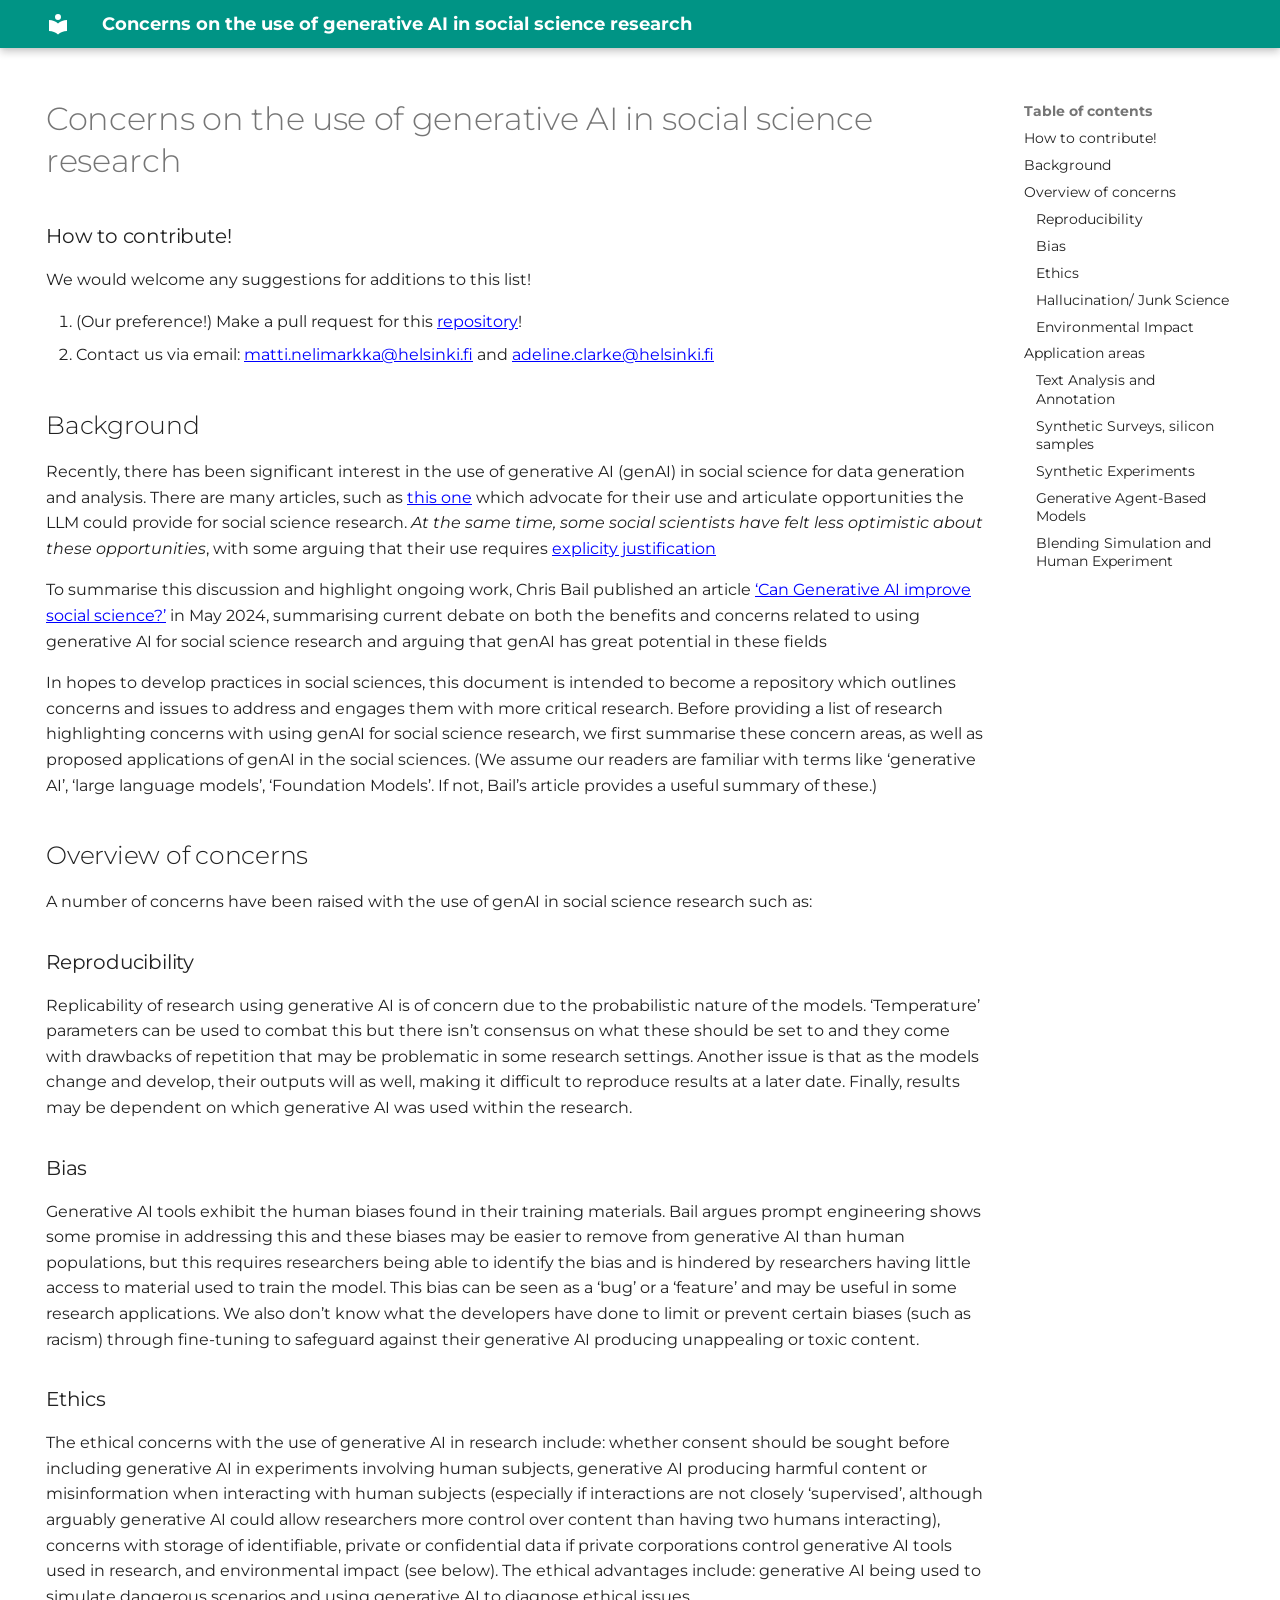
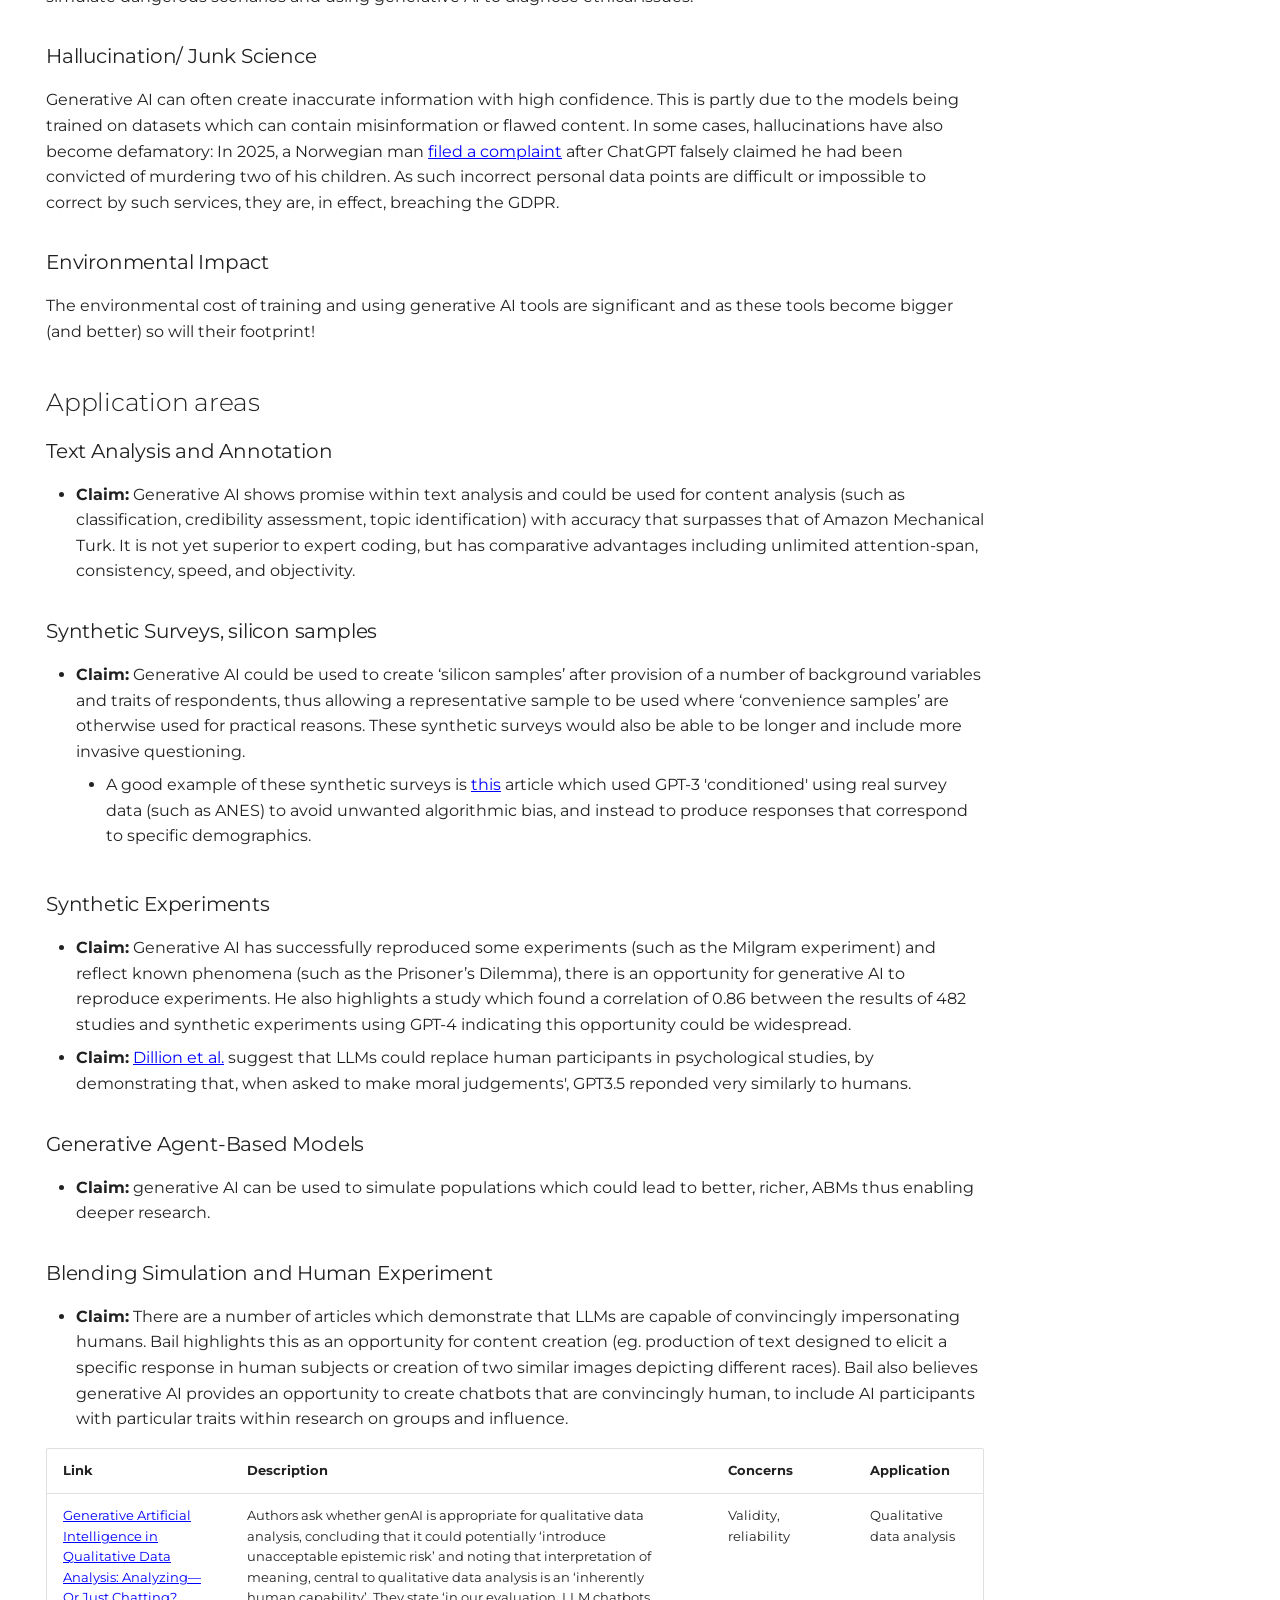
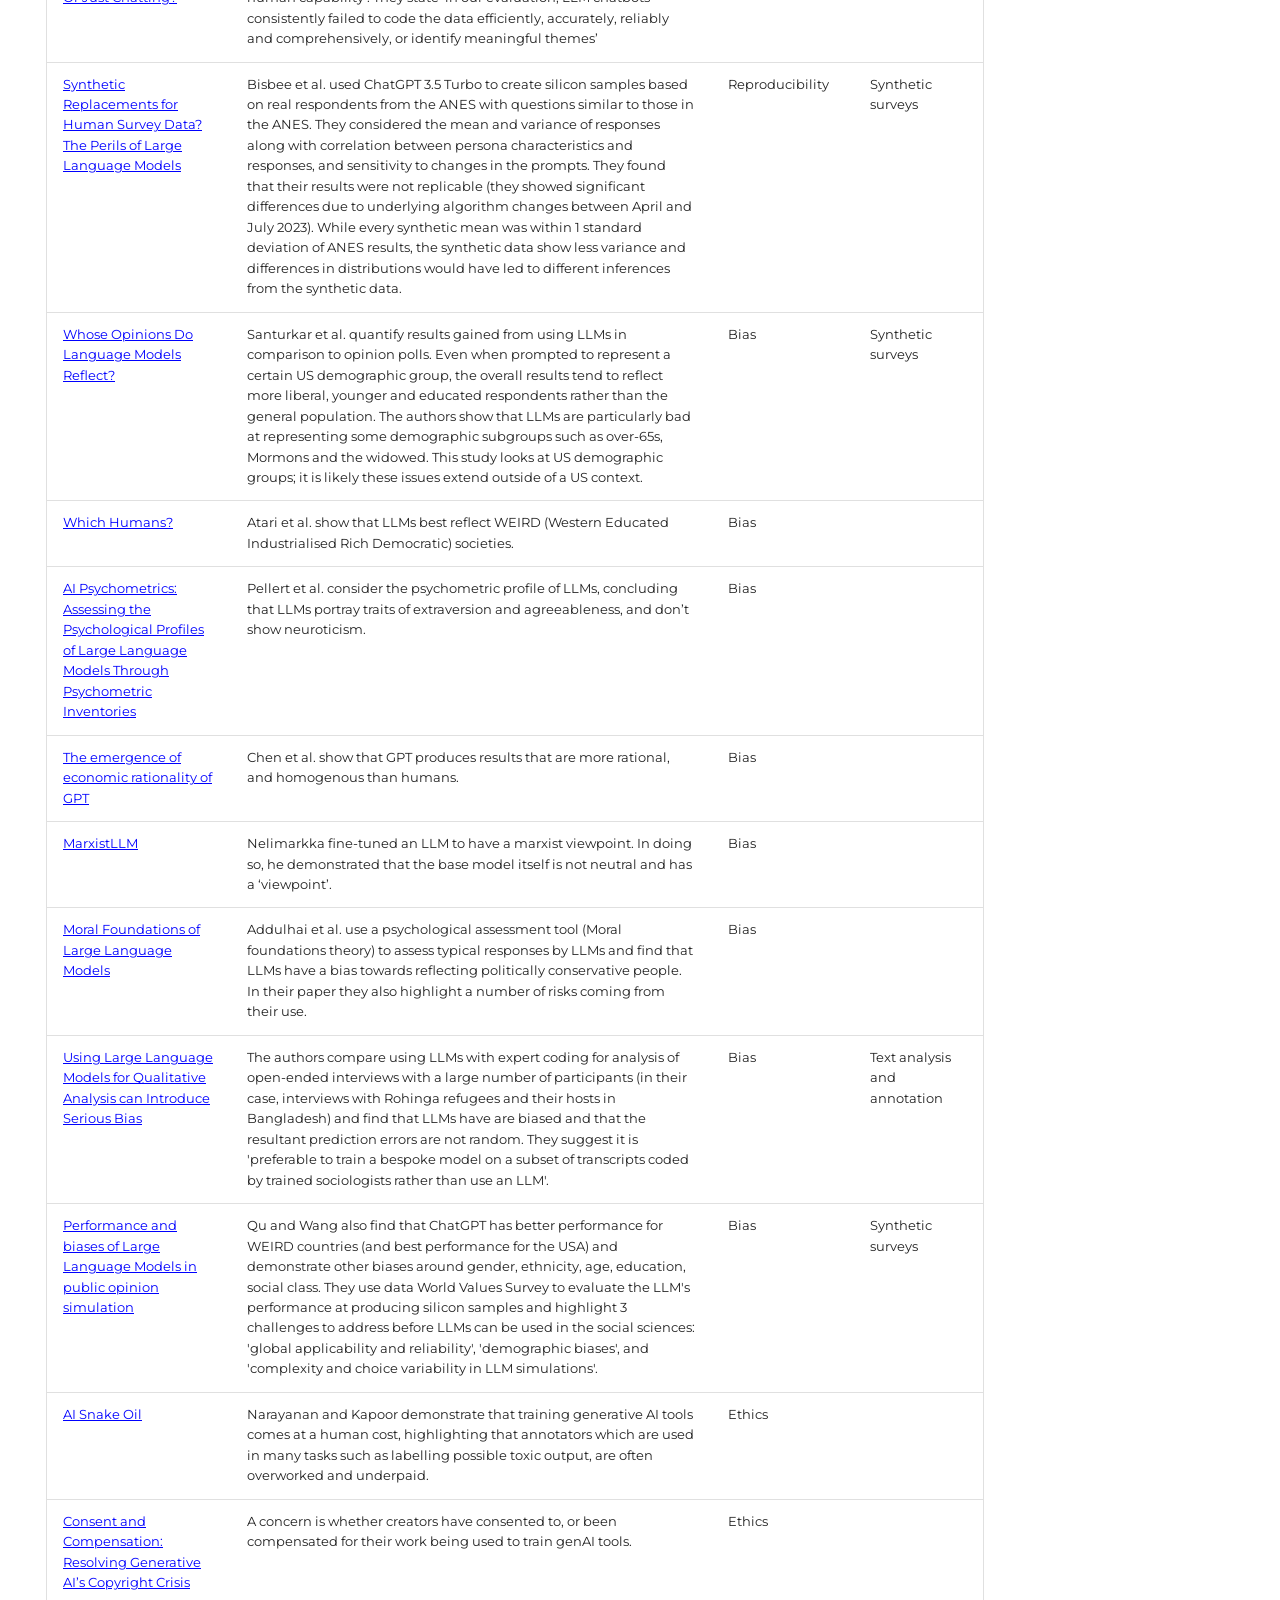
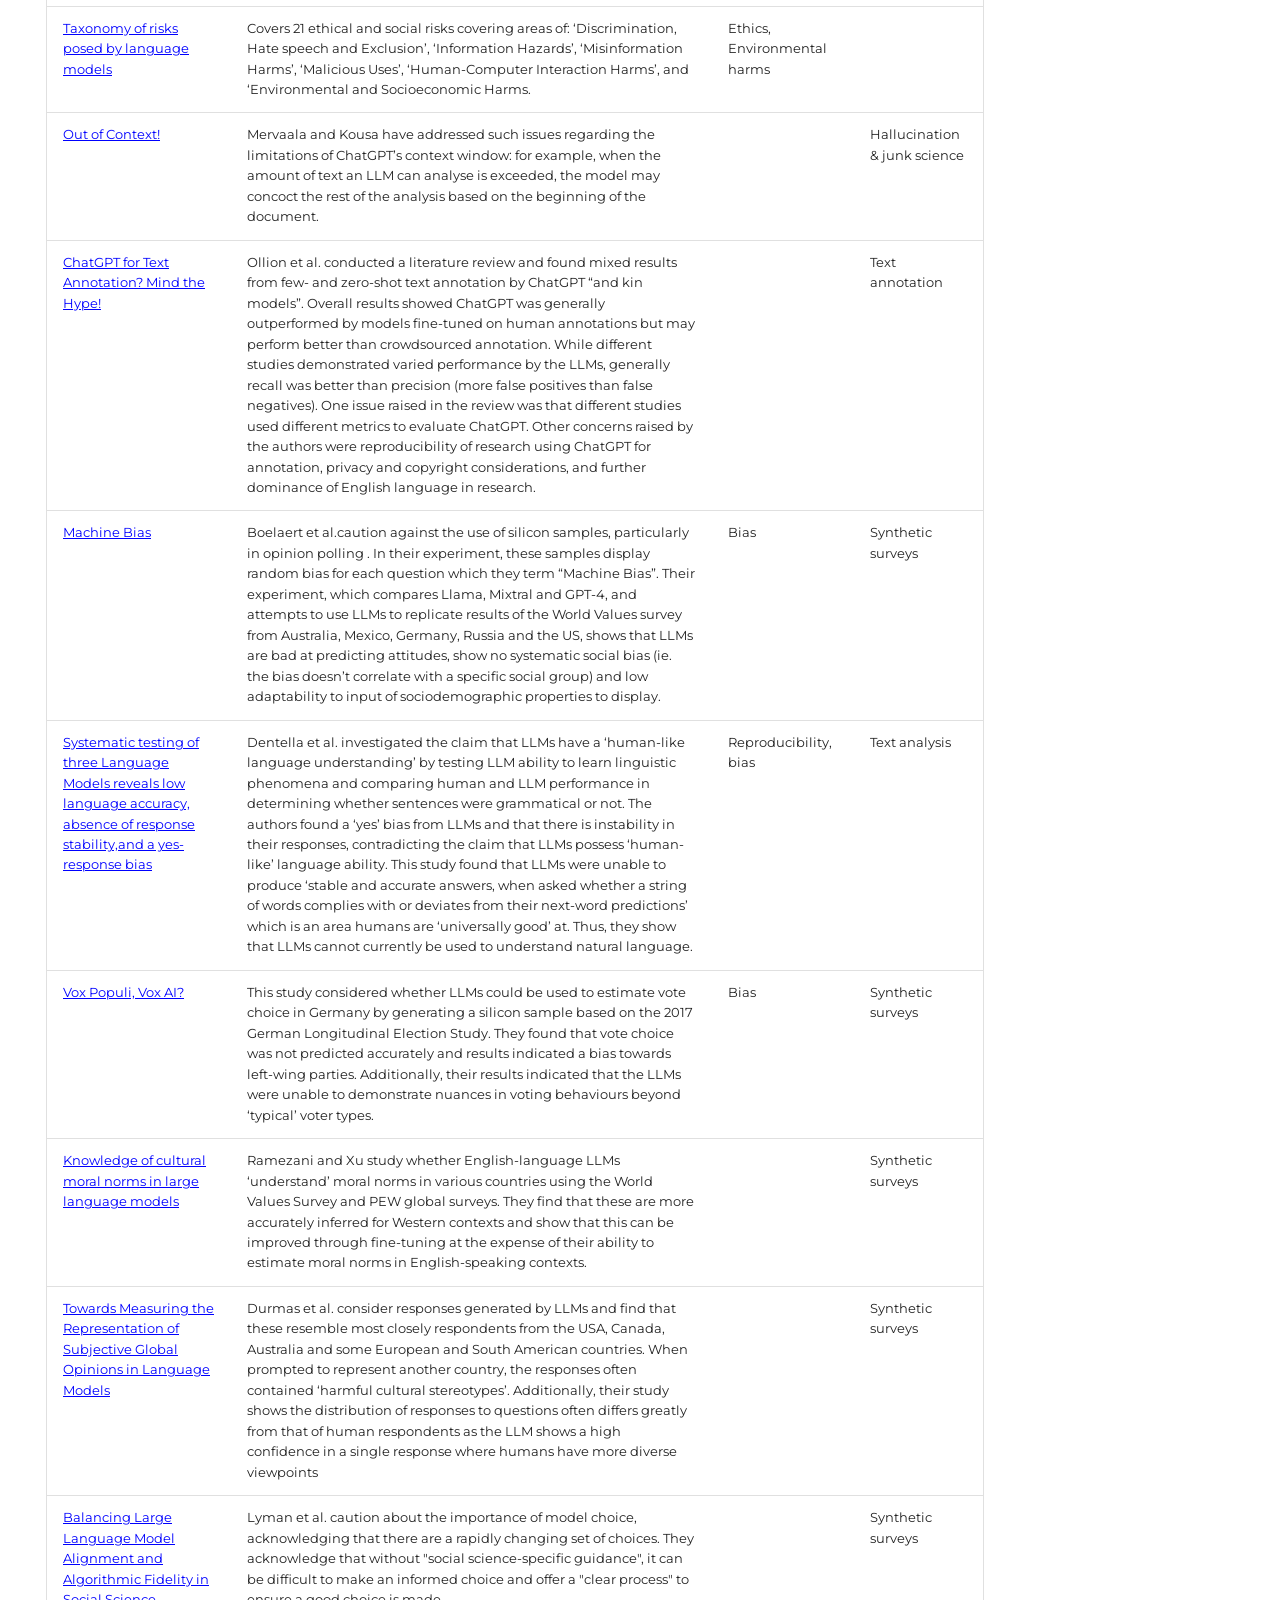
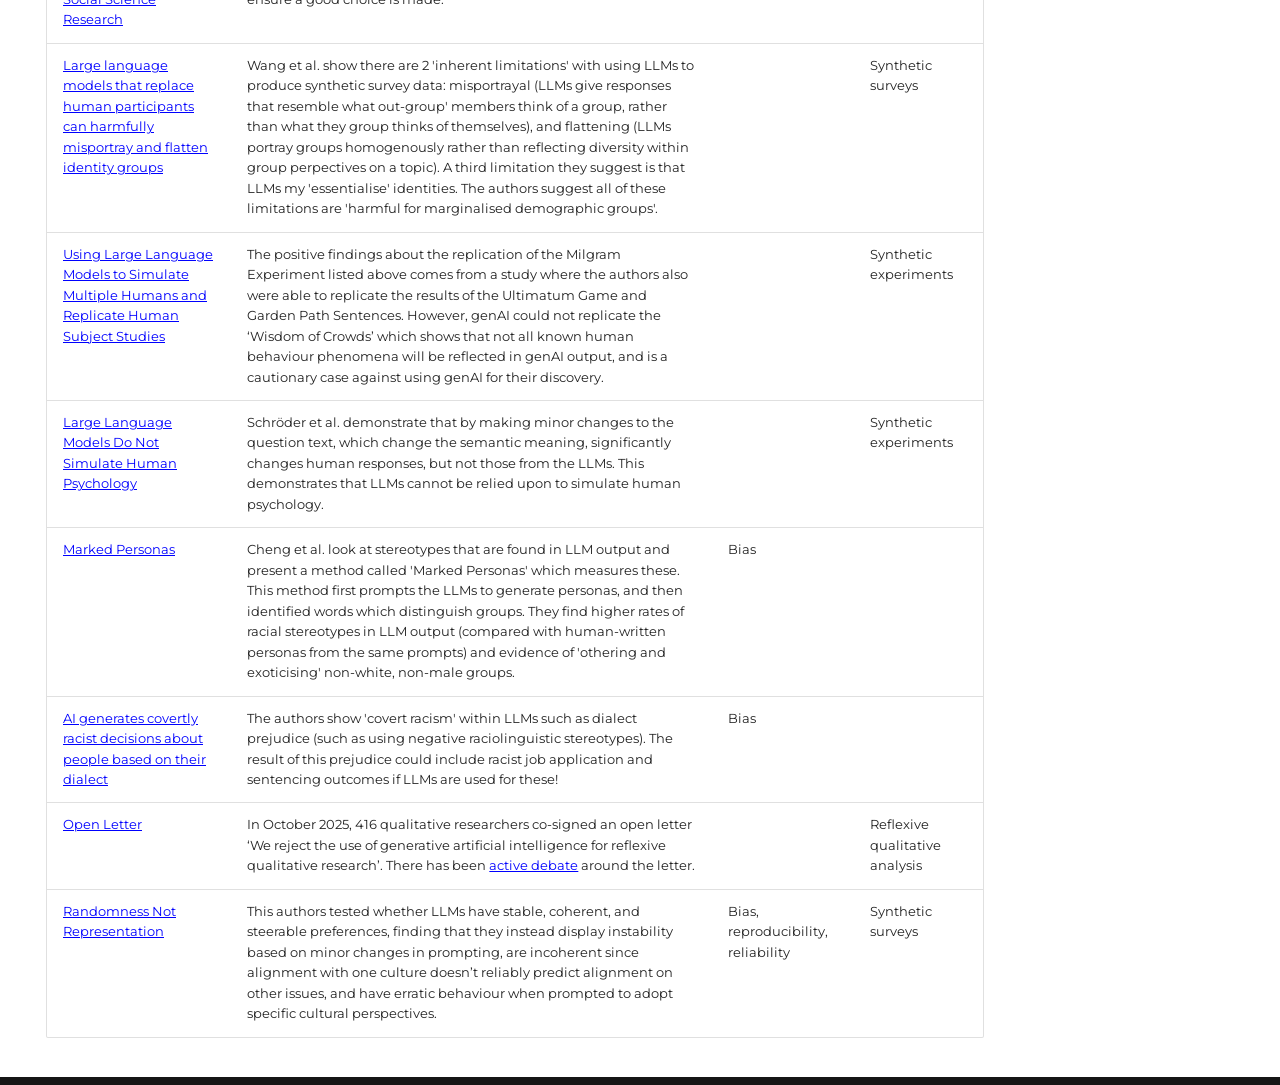
<file: index.html>
<!doctype html>
<html lang="en" class="no-js">
  <head>
    
      <meta charset="utf-8">
      <meta name="viewport" content="width=device-width,initial-scale=1">
      
      
      
      
      
      
        
      
      
      <link rel="icon" href="assets/images/favicon.png">
      <meta name="generator" content="mkdocs-1.6.1, mkdocs-material-9.7.0">
    
    
      
        <title>Concerns on the use of generative AI in social science research</title>
      
    
    
      <link rel="stylesheet" href="assets/stylesheets/main.618322db.min.css">
      
        
        <link rel="stylesheet" href="assets/stylesheets/palette.ab4e12ef.min.css">
      
      


    
    
      
    
    
      
        
        
        <link rel="preconnect" href="https://fonts.gstatic.com" crossorigin>
        <link rel="stylesheet" href="https://fonts.googleapis.com/css?family=Montserrat:300,300i,400,400i,700,700i%7CRoboto+Mono:400,400i,700,700i&display=fallback">
        <style>:root{--md-text-font:"Montserrat";--md-code-font:"Roboto Mono"}</style>
      
    
    
      <link rel="stylesheet" href="stylesheets/extra.css">
    
    <script>__md_scope=new URL(".",location),__md_hash=e=>[...e].reduce(((e,_)=>(e<<5)-e+_.charCodeAt(0)),0),__md_get=(e,_=localStorage,t=__md_scope)=>JSON.parse(_.getItem(t.pathname+"."+e)),__md_set=(e,_,t=localStorage,a=__md_scope)=>{try{t.setItem(a.pathname+"."+e,JSON.stringify(_))}catch(e){}}</script>
    
      

    
    
  </head>
  
  
    
    
    
    
    
    <body dir="ltr" data-md-color-scheme="default" data-md-color-primary="teal" data-md-color-accent="indigo">
  
    
    <input class="md-toggle" data-md-toggle="drawer" type="checkbox" id="__drawer" autocomplete="off">
    <input class="md-toggle" data-md-toggle="search" type="checkbox" id="__search" autocomplete="off">
    <label class="md-overlay" for="__drawer"></label>
    <div data-md-component="skip">
      
        
        <a href="#concerns-on-the-use-of-generative-ai-in-social-science-research" class="md-skip">
          Skip to content
        </a>
      
    </div>
    <div data-md-component="announce">
      
    </div>
    
    
      

  

<header class="md-header md-header--shadow" data-md-component="header">
  <nav class="md-header__inner md-grid" aria-label="Header">
    <a href="." title="Concerns on the use of generative AI in social science research" class="md-header__button md-logo" aria-label="Concerns on the use of generative AI in social science research" data-md-component="logo">
      
  
  <svg xmlns="http://www.w3.org/2000/svg" viewBox="0 0 24 24"><path d="M12 8a3 3 0 0 0 3-3 3 3 0 0 0-3-3 3 3 0 0 0-3 3 3 3 0 0 0 3 3m0 3.54C9.64 9.35 6.5 8 3 8v11c3.5 0 6.64 1.35 9 3.54 2.36-2.19 5.5-3.54 9-3.54V8c-3.5 0-6.64 1.35-9 3.54"/></svg>

    </a>
    <label class="md-header__button md-icon" for="__drawer">
      
      <svg xmlns="http://www.w3.org/2000/svg" viewBox="0 0 24 24"><path d="M3 6h18v2H3zm0 5h18v2H3zm0 5h18v2H3z"/></svg>
    </label>
    <div class="md-header__title" data-md-component="header-title">
      <div class="md-header__ellipsis">
        <div class="md-header__topic">
          <span class="md-ellipsis">
            Concerns on the use of generative AI in social science research
          </span>
        </div>
        <div class="md-header__topic" data-md-component="header-topic">
          <span class="md-ellipsis">
            
              Concerns on the use of generative AI in social science research
            
          </span>
        </div>
      </div>
    </div>
    
      
    
    
    
    
    
  </nav>
  
</header>
    
    <div class="md-container" data-md-component="container">
      
      
        
          
        
      
      <main class="md-main" data-md-component="main">
        <div class="md-main__inner md-grid">
          
            
              
                
              
              <div class="md-sidebar md-sidebar--primary" data-md-component="sidebar" data-md-type="navigation" hidden>
                <div class="md-sidebar__scrollwrap">
                  <div class="md-sidebar__inner">
                    



<nav class="md-nav md-nav--primary" aria-label="Navigation" data-md-level="0">
  <label class="md-nav__title" for="__drawer">
    <a href="." title="Concerns on the use of generative AI in social science research" class="md-nav__button md-logo" aria-label="Concerns on the use of generative AI in social science research" data-md-component="logo">
      
  
  <svg xmlns="http://www.w3.org/2000/svg" viewBox="0 0 24 24"><path d="M12 8a3 3 0 0 0 3-3 3 3 0 0 0-3-3 3 3 0 0 0-3 3 3 3 0 0 0 3 3m0 3.54C9.64 9.35 6.5 8 3 8v11c3.5 0 6.64 1.35 9 3.54 2.36-2.19 5.5-3.54 9-3.54V8c-3.5 0-6.64 1.35-9 3.54"/></svg>

    </a>
    Concerns on the use of generative AI in social science research
  </label>
  
  <ul class="md-nav__list" data-md-scrollfix>
    
      
      
  
  
    
  
  
  
    <li class="md-nav__item md-nav__item--active">
      
      <input class="md-nav__toggle md-toggle" type="checkbox" id="__toc">
      
      
        
      
      
        <label class="md-nav__link md-nav__link--active" for="__toc">
          
  
  
  <span class="md-ellipsis">
    
  
    Concerns on the use of generative AI in social science research
  

    
  </span>
  
  

          <span class="md-nav__icon md-icon"></span>
        </label>
      
      <a href="." class="md-nav__link md-nav__link--active">
        
  
  
  <span class="md-ellipsis">
    
  
    Concerns on the use of generative AI in social science research
  

    
  </span>
  
  

      </a>
      
        

<nav class="md-nav md-nav--secondary" aria-label="Table of contents">
  
  
  
    
  
  
    <label class="md-nav__title" for="__toc">
      <span class="md-nav__icon md-icon"></span>
      Table of contents
    </label>
    <ul class="md-nav__list" data-md-component="toc" data-md-scrollfix>
      
        <li class="md-nav__item">
  <a href="#how-to-contribute" class="md-nav__link">
    <span class="md-ellipsis">
      
        How to contribute!
      
    </span>
  </a>
  
</li>
      
        <li class="md-nav__item">
  <a href="#background" class="md-nav__link">
    <span class="md-ellipsis">
      
        Background
      
    </span>
  </a>
  
</li>
      
        <li class="md-nav__item">
  <a href="#overview-of-concerns" class="md-nav__link">
    <span class="md-ellipsis">
      
        Overview of concerns
      
    </span>
  </a>
  
    <nav class="md-nav" aria-label="Overview of concerns">
      <ul class="md-nav__list">
        
          <li class="md-nav__item">
  <a href="#reproducibility" class="md-nav__link">
    <span class="md-ellipsis">
      
        Reproducibility
      
    </span>
  </a>
  
</li>
        
          <li class="md-nav__item">
  <a href="#bias" class="md-nav__link">
    <span class="md-ellipsis">
      
        Bias
      
    </span>
  </a>
  
</li>
        
          <li class="md-nav__item">
  <a href="#ethics" class="md-nav__link">
    <span class="md-ellipsis">
      
        Ethics
      
    </span>
  </a>
  
</li>
        
          <li class="md-nav__item">
  <a href="#hallucination-junk-science" class="md-nav__link">
    <span class="md-ellipsis">
      
        Hallucination/ Junk Science
      
    </span>
  </a>
  
</li>
        
          <li class="md-nav__item">
  <a href="#environmental-impact" class="md-nav__link">
    <span class="md-ellipsis">
      
        Environmental Impact
      
    </span>
  </a>
  
</li>
        
      </ul>
    </nav>
  
</li>
      
        <li class="md-nav__item">
  <a href="#application-areas" class="md-nav__link">
    <span class="md-ellipsis">
      
        Application areas
      
    </span>
  </a>
  
    <nav class="md-nav" aria-label="Application areas">
      <ul class="md-nav__list">
        
          <li class="md-nav__item">
  <a href="#text-analysis-and-annotation" class="md-nav__link">
    <span class="md-ellipsis">
      
        Text Analysis and Annotation
      
    </span>
  </a>
  
</li>
        
          <li class="md-nav__item">
  <a href="#synthetic-surveys-silicon-samples" class="md-nav__link">
    <span class="md-ellipsis">
      
        Synthetic Surveys, silicon samples
      
    </span>
  </a>
  
</li>
        
          <li class="md-nav__item">
  <a href="#synthetic-experiments" class="md-nav__link">
    <span class="md-ellipsis">
      
        Synthetic Experiments
      
    </span>
  </a>
  
</li>
        
          <li class="md-nav__item">
  <a href="#generative-agent-based-models" class="md-nav__link">
    <span class="md-ellipsis">
      
        Generative Agent-Based Models
      
    </span>
  </a>
  
</li>
        
          <li class="md-nav__item">
  <a href="#blending-simulation-and-human-experiment" class="md-nav__link">
    <span class="md-ellipsis">
      
        Blending Simulation and Human Experiment
      
    </span>
  </a>
  
</li>
        
      </ul>
    </nav>
  
</li>
      
    </ul>
  
</nav>
      
    </li>
  

    
  </ul>
</nav>
                  </div>
                </div>
              </div>
            
            
              
                
              
              <div class="md-sidebar md-sidebar--secondary" data-md-component="sidebar" data-md-type="toc" >
                <div class="md-sidebar__scrollwrap">
                  <div class="md-sidebar__inner">
                    

<nav class="md-nav md-nav--secondary" aria-label="Table of contents">
  
  
  
    
  
  
    <label class="md-nav__title" for="__toc">
      <span class="md-nav__icon md-icon"></span>
      Table of contents
    </label>
    <ul class="md-nav__list" data-md-component="toc" data-md-scrollfix>
      
        <li class="md-nav__item">
  <a href="#how-to-contribute" class="md-nav__link">
    <span class="md-ellipsis">
      
        How to contribute!
      
    </span>
  </a>
  
</li>
      
        <li class="md-nav__item">
  <a href="#background" class="md-nav__link">
    <span class="md-ellipsis">
      
        Background
      
    </span>
  </a>
  
</li>
      
        <li class="md-nav__item">
  <a href="#overview-of-concerns" class="md-nav__link">
    <span class="md-ellipsis">
      
        Overview of concerns
      
    </span>
  </a>
  
    <nav class="md-nav" aria-label="Overview of concerns">
      <ul class="md-nav__list">
        
          <li class="md-nav__item">
  <a href="#reproducibility" class="md-nav__link">
    <span class="md-ellipsis">
      
        Reproducibility
      
    </span>
  </a>
  
</li>
        
          <li class="md-nav__item">
  <a href="#bias" class="md-nav__link">
    <span class="md-ellipsis">
      
        Bias
      
    </span>
  </a>
  
</li>
        
          <li class="md-nav__item">
  <a href="#ethics" class="md-nav__link">
    <span class="md-ellipsis">
      
        Ethics
      
    </span>
  </a>
  
</li>
        
          <li class="md-nav__item">
  <a href="#hallucination-junk-science" class="md-nav__link">
    <span class="md-ellipsis">
      
        Hallucination/ Junk Science
      
    </span>
  </a>
  
</li>
        
          <li class="md-nav__item">
  <a href="#environmental-impact" class="md-nav__link">
    <span class="md-ellipsis">
      
        Environmental Impact
      
    </span>
  </a>
  
</li>
        
      </ul>
    </nav>
  
</li>
      
        <li class="md-nav__item">
  <a href="#application-areas" class="md-nav__link">
    <span class="md-ellipsis">
      
        Application areas
      
    </span>
  </a>
  
    <nav class="md-nav" aria-label="Application areas">
      <ul class="md-nav__list">
        
          <li class="md-nav__item">
  <a href="#text-analysis-and-annotation" class="md-nav__link">
    <span class="md-ellipsis">
      
        Text Analysis and Annotation
      
    </span>
  </a>
  
</li>
        
          <li class="md-nav__item">
  <a href="#synthetic-surveys-silicon-samples" class="md-nav__link">
    <span class="md-ellipsis">
      
        Synthetic Surveys, silicon samples
      
    </span>
  </a>
  
</li>
        
          <li class="md-nav__item">
  <a href="#synthetic-experiments" class="md-nav__link">
    <span class="md-ellipsis">
      
        Synthetic Experiments
      
    </span>
  </a>
  
</li>
        
          <li class="md-nav__item">
  <a href="#generative-agent-based-models" class="md-nav__link">
    <span class="md-ellipsis">
      
        Generative Agent-Based Models
      
    </span>
  </a>
  
</li>
        
          <li class="md-nav__item">
  <a href="#blending-simulation-and-human-experiment" class="md-nav__link">
    <span class="md-ellipsis">
      
        Blending Simulation and Human Experiment
      
    </span>
  </a>
  
</li>
        
      </ul>
    </nav>
  
</li>
      
    </ul>
  
</nav>
                  </div>
                </div>
              </div>
            
          
          
            <div class="md-content" data-md-component="content">
              
              <article class="md-content__inner md-typeset">
                
                  
  




<h1 id="concerns-on-the-use-of-generative-ai-in-social-science-research">Concerns on the use of generative AI in social science research</h1>
<h3 id="how-to-contribute">How to contribute!</h3>
<p>We would welcome any suggestions for additions to this list!</p>
<ol>
<li>(Our preference!) Make a pull request for this <a href="https://github.com/uh-dcm/genai-concerns/">repository</a>!</li>
<li>Contact us via email: <a href="&#109;&#97;&#105;&#108;&#116;&#111;&#58;&#109;&#97;&#116;&#116;&#105;&#46;&#110;&#101;&#108;&#105;&#109;&#97;&#114;&#107;&#107;&#97;&#64;&#104;&#101;&#108;&#115;&#105;&#110;&#107;&#105;&#46;&#102;&#105;">&#109;&#97;&#116;&#116;&#105;&#46;&#110;&#101;&#108;&#105;&#109;&#97;&#114;&#107;&#107;&#97;&#64;&#104;&#101;&#108;&#115;&#105;&#110;&#107;&#105;&#46;&#102;&#105;</a> and <a href="&#109;&#97;&#105;&#108;&#116;&#111;&#58;&#97;&#100;&#101;&#108;&#105;&#110;&#101;&#46;&#99;&#108;&#97;&#114;&#107;&#101;&#64;&#104;&#101;&#108;&#115;&#105;&#110;&#107;&#105;&#46;&#102;&#105;">&#97;&#100;&#101;&#108;&#105;&#110;&#101;&#46;&#99;&#108;&#97;&#114;&#107;&#101;&#64;&#104;&#101;&#108;&#115;&#105;&#110;&#107;&#105;&#46;&#102;&#105;</a> </li>
</ol>
<h2 id="background">Background</h2>
<p>Recently, there has been significant interest in the use of generative AI (genAI) in social science for data generation and analysis. There are many articles, such as <a href="https://journals.sagepub.com/doi/full/10.1177/23780231241259651">this one</a> which advocate for their use and articulate opportunities the LLM could provide for social science research. <em>At the same time, some social scientists have felt less optimistic about these opportunities</em>, with some arguing that their use requires <a href="https://www.nature.com/articles/s43588-023-00585-1.pdf">explicity justification</a></p>
<p>To summarise this discussion and highlight ongoing work, Chris Bail published an article <a href="https://www.pnas.org/doi/full/10.1073/pnas.2314021121">‘Can Generative AI improve social science?’</a> in May 2024, summarising current debate on both the benefits and concerns related to using generative AI for social science research and arguing that genAI has great potential in these fields</p>
<p>In hopes to develop practices in social sciences, this document is intended to become a repository which outlines concerns and issues to address and engages them with more critical research. Before providing a list of research highlighting concerns with using genAI for social science research, we first summarise these concern areas, as well as proposed applications of genAI in the social sciences.
(We assume our readers are familiar with terms like ‘generative AI’, ‘large language models’, ‘Foundation Models’. If not, Bail’s article provides a useful summary of these.)</p>
<h2 id="overview-of-concerns">Overview of concerns</h2>
<p>A number of concerns have been raised with the use of genAI in social science research such as: </p>
<h3 id="reproducibility">Reproducibility</h3>
<p>Replicability of research using generative AI is of concern due to the probabilistic nature of the models.
‘Temperature’ parameters can be used to combat this but there isn’t consensus on what these should be set to and they come with drawbacks of repetition that may be problematic in some research settings.
Another issue is that as the models change and develop, their outputs will as well, making it difficult to reproduce results at a later date.
Finally, results may be dependent on which generative AI was used within the research. </p>
<h3 id="bias">Bias</h3>
<p>Generative AI tools exhibit the human biases found in their training materials.
Bail argues prompt engineering shows some promise in addressing this and these biases may be easier to remove from generative AI than human populations, but this requires researchers being able to identify the bias and is hindered by researchers having little access to material used to train the model.
This bias can be seen as a ‘bug’ or a ‘feature’ and may be useful in some research applications.
We also don’t know what the developers have done to limit or prevent certain biases (such as racism) through fine-tuning to safeguard against their generative AI producing unappealing or toxic content. </p>
<h3 id="ethics">Ethics</h3>
<p>The ethical concerns with the use of generative AI in research include: whether consent should be sought before including generative AI in experiments involving human subjects, generative AI producing harmful content or misinformation when interacting with human subjects (especially if interactions are not closely ‘supervised’, although arguably generative AI could allow researchers more control over content than having two humans interacting), concerns with storage of identifiable, private or confidential data if private corporations control generative AI tools used in research, and environmental impact (see below). The ethical advantages include: generative AI being used to simulate dangerous scenarios and using generative AI to diagnose ethical issues.</p>
<h3 id="hallucination-junk-science">Hallucination/ Junk Science</h3>
<p>Generative AI can often create inaccurate information with high confidence.
This is partly due to the models being trained on datasets which can contain misinformation or flawed content.
In some cases, hallucinations have also become defamatory: In 2025, a Norwegian man <a href="https://techcrunch.com/2025/03/19/chatgpt-hit-with-privacy-complaint-over-defamatory-hallucinations/">filed a complaint</a> after ChatGPT falsely claimed he had been convicted of murdering two of his children.
As such incorrect personal data points are difficult or impossible to correct by such services, they are, in effect, breaching the GDPR.</p>
<h3 id="environmental-impact">Environmental Impact</h3>
<p>The environmental cost of training and using generative AI tools are significant and as these tools become bigger (and better) so will their footprint! </p>
<h2 id="application-areas">Application areas</h2>
<h3 id="text-analysis-and-annotation">Text Analysis and Annotation</h3>
<ul>
<li><strong>Claim:</strong> Generative AI shows promise within text analysis and could be used for content analysis (such as classification, credibility assessment, topic identification) with accuracy that surpasses that of Amazon Mechanical Turk. It is not yet superior to expert coding, but has comparative advantages including unlimited attention-span, consistency, speed, and objectivity. </li>
</ul>
<h3 id="synthetic-surveys-silicon-samples">Synthetic Surveys, silicon samples</h3>
<ul>
<li><strong>Claim:</strong> Generative AI could be used to create ‘silicon samples’ after provision of a number of background variables and traits of respondents, thus allowing a representative sample to be used where ‘convenience samples’ are otherwise used for practical reasons. These synthetic surveys would also be able to be longer and include more invasive questioning.<ul>
<li>A good example of these synthetic surveys is <a href="https://www.cambridge.org/core/journals/political-analysis/article/abs/out-of-one-many-using-language-models-to-simulate-human-samples/035D7C8A55B237942FB6DBAD7CAA4E49">this</a> article which used GPT-3 'conditioned' using real survey data (such as ANES) to avoid unwanted algorithmic bias, and instead to produce responses that correspond to specific demographics.</li>
</ul>
</li>
</ul>
<h3 id="synthetic-experiments">Synthetic Experiments</h3>
<ul>
<li><strong>Claim:</strong> Generative AI has successfully reproduced some experiments (such as the Milgram experiment) and reflect known phenomena (such as the Prisoner’s Dilemma), there is an opportunity for generative AI to reproduce experiments. He also highlights a study which found a correlation of 0.86 between the results of 482 studies and synthetic experiments using GPT-4 indicating this opportunity could be widespread. </li>
<li><strong>Claim:</strong> <a href="https://www.sciencedirect.com/science/article/pii/S1364661323000980">Dillion et al.</a> suggest that LLMs could replace human participants in psychological studies, by demonstrating that, when asked to make moral judgements', GPT3.5 reponded very similarly to humans. </li>
</ul>
<h3 id="generative-agent-based-models">Generative Agent-Based Models</h3>
<ul>
<li><strong>Claim:</strong> generative AI can be used to simulate populations which could lead to better, richer, ABMs thus enabling deeper research.  </li>
</ul>
<h3 id="blending-simulation-and-human-experiment">Blending Simulation and Human Experiment</h3>
<ul>
<li><strong>Claim:</strong> There are a number of articles which demonstrate that LLMs are capable of convincingly impersonating humans. Bail highlights this as an opportunity for content creation (eg. production of text designed to elicit a specific response in human subjects or creation of two similar images depicting different races). Bail also believes generative AI provides an opportunity to create chatbots that are convincingly human, to include AI participants with particular traits within research on groups and influence.</li>
</ul>
<table>
<thead>
<tr>
<th><strong>Link</strong></th>
<th><strong>Description</strong></th>
<th><strong>Concerns</strong></th>
<th><strong>Application</strong></th>
</tr>
</thead>
<tbody>
<tr>
<td><a href="https://doi.org/10.1177/10944281251377154">Generative Artificial Intelligence in Qualitative Data Analysis: Analyzing—Or Just Chatting?</a></td>
<td>Authors ask whether genAI is appropriate for qualitative data analysis, concluding that it could potentially ‘introduce unacceptable epistemic risk’ and noting that interpretation of meaning, central to qualitative data analysis is an ‘inherently human capability’. They state ‘in our evaluation, LLM chatbots consistently failed to code the data efficiently, accurately, reliably and comprehensively, or identify meaningful themes’</td>
<td>Validity, reliability</td>
<td>Qualitative data analysis</td>
</tr>
<tr>
<td><a href="https://www.cambridge.org/core/services/aop-cambridge-core/content/view/B92267DC26195C7F36E63EA04A47D2FE/S1047198724000056a.pdf/synthetic-replacements-for-human-survey-data-the-perils-of-large-language-models.pdf">Synthetic Replacements for Human Survey Data? The Perils of Large Language Models</a></td>
<td>Bisbee et al. used ChatGPT 3.5 Turbo to create silicon samples based on real respondents from the ANES with questions similar to those in the ANES. They considered the mean and variance of responses along with correlation between persona characteristics and responses, and sensitivity to changes in the prompts. They found that their results were not replicable (they showed significant differences due to underlying algorithm changes between April and July 2023). While every synthetic mean was within 1 standard deviation of ANES results, the synthetic data show less variance and differences in distributions would have led to different inferences from the synthetic data.</td>
<td>Reproducibility</td>
<td>Synthetic surveys</td>
</tr>
<tr>
<td><a href="https://arxiv.org/abs/2303.17548">Whose Opinions Do Language Models Reflect?</a></td>
<td>Santurkar et al. quantify results gained from using LLMs in comparison to opinion polls. Even when prompted to represent a certain US demographic group, the overall results tend to reflect more liberal, younger and educated respondents rather than the general population. The authors show that LLMs are particularly bad at representing some demographic subgroups such as over-65s, Mormons and the widowed. This study looks at US demographic groups; it is likely these issues extend outside of a US context.</td>
<td>Bias</td>
<td>Synthetic surveys</td>
</tr>
<tr>
<td><a href="https://osf.io/preprints/psyarxiv/5b26t">Which Humans?</a></td>
<td>Atari et al. show that LLMs best reflect WEIRD (Western Educated Industrialised Rich Democratic) societies.</td>
<td>Bias</td>
<td></td>
</tr>
<tr>
<td><a href="https://journals.sagepub.com/doi/epub/10.1177/17456916231214460">AI Psychometrics: Assessing the Psychological Profiles of Large Language Models Through Psychometric Inventories</a></td>
<td>Pellert et al. consider the psychometric profile of LLMs, concluding that LLMs portray traits of extraversion and agreeableness, and don’t show neuroticism.</td>
<td>Bias</td>
<td></td>
</tr>
<tr>
<td><a href="https://www.pnas.org/doi/epub/10.1073/pnas.2316205120">The emergence of economic rationality of GPT</a></td>
<td>Chen et al. show that GPT produces results that are more rational, and homogenous than humans.</td>
<td>Bias</td>
<td></td>
</tr>
<tr>
<td><a href="https://osf.io/preprints/socarxiv/fkj63">MarxistLLM</a></td>
<td>Nelimarkka fine-tuned an LLM to have a marxist viewpoint. In doing so, he demonstrated that the base model itself is not neutral and has a ‘viewpoint’.</td>
<td>Bias</td>
<td></td>
</tr>
<tr>
<td><a href="https://arxiv.org/pdf/2310.15337">Moral Foundations of Large Language Models</a></td>
<td>Addulhai et al. use a psychological assessment tool (Moral foundations theory) to assess typical responses by LLMs and find that LLMs have a bias towards reflecting politically conservative people. In their paper they also highlight a number of risks coming from their use.</td>
<td>Bias</td>
<td></td>
</tr>
<tr>
<td><a href="https://journals.sagepub.com/doi/full/10.1177/00491241251338246">Using Large Language Models for Qualitative Analysis can Introduce Serious Bias</a></td>
<td>The authors compare using LLMs with expert coding for analysis of open-ended interviews with a large number of participants (in their case, interviews with Rohinga refugees and their hosts in Bangladesh) and find that LLMs have are biased and that the resultant prediction errors are not random. They suggest it is 'preferable to train a bespoke model on a subset of transcripts coded by trained sociologists rather than use an LLM'.</td>
<td>Bias</td>
<td>Text analysis and annotation</td>
</tr>
<tr>
<td><a href="https://www.nature.com/articles/s41599-024-03609-x">Performance and biases of Large Language Models  in public opinion simulation</a></td>
<td>Qu and Wang also find that ChatGPT has better performance for WEIRD countries (and best performance for the USA) and demonstrate other biases around gender, ethnicity, age, education, social class. They use data World Values Survey to evaluate the LLM's performance at producing silicon samples and highlight 3 challenges to address before LLMs can be used in the social sciences: 'global applicability and reliability', 'demographic biases', and 'complexity and choice variability in LLM simulations'.</td>
<td>Bias</td>
<td>Synthetic surveys</td>
</tr>
<tr>
<td><a href="https://www.aisnakeoil.com/">AI Snake Oil</a></td>
<td>Narayanan and Kapoor demonstrate that training generative AI tools comes at a human cost, highlighting that annotators which are used in many tasks such as labelling possible toxic output, are often overworked and underpaid.</td>
<td>Ethics</td>
<td></td>
</tr>
<tr>
<td><a href="https://virginialawreview.org/articles/consent-and-compensation-resolving-generative-ais-copyright-crisis/">Consent and Compensation: Resolving Generative AI’s Copyright Crisis</a></td>
<td>A concern is whether creators have consented to, or been compensated for their work being used to train genAI tools.</td>
<td>Ethics</td>
<td></td>
</tr>
<tr>
<td><a href="https://dl.acm.org/doi/pdf/10.1145/3531146.3533088">Taxonomy of risks posed by language models</a></td>
<td>Covers 21 ethical and social risks covering areas of: ‘Discrimination, Hate speech and Exclusion’, ‘Information Hazards’, ‘Misinformation Harms’, ‘Malicious Uses’, ‘Human-Computer Interaction Harms’, and ‘Environmental and Socioeconomic Harms.</td>
<td>Ethics, Environmental harms</td>
<td></td>
</tr>
<tr>
<td><a href="https://jdmdh.episciences.org/15304"> Out of Context!</a></td>
<td>Mervaala and Kousa have addressed such issues regarding the limitations of ChatGPT’s context window: for example, when the amount of text an LLM can analyse is exceeded, the model may concoct the rest of the analysis based on the beginning of the document.</td>
<td></td>
<td>Hallucination &amp; junk science</td>
</tr>
<tr>
<td><a href="https://osf.io/preprints/socarxiv/x58kn">ChatGPT for Text Annotation? Mind the Hype!</a></td>
<td>Ollion et al. conducted a literature review and found mixed results from few- and zero-shot text annotation by ChatGPT “and kin models”. Overall results showed ChatGPT was generally outperformed by models fine-tuned on human annotations but may perform better than crowdsourced annotation. While different studies demonstrated varied performance by the LLMs, generally recall was better than precision (more false positives than false negatives). One issue raised in the review was that different studies used different metrics to evaluate ChatGPT. Other concerns raised by the authors were reproducibility of research using ChatGPT for annotation, privacy and copyright considerations, and further dominance of English language in research.</td>
<td></td>
<td>Text annotation</td>
</tr>
<tr>
<td><a href="https://osf.io/preprints/socarxiv/r2pnb">Machine Bias</a></td>
<td>Boelaert et al.caution against the use of silicon samples, particularly in opinion polling . In their experiment, these samples display random bias for each question which they term “Machine Bias”. Their experiment, which compares Llama, Mixtral and GPT-4, and attempts to use LLMs to replicate results of the World Values survey from Australia, Mexico, Germany, Russia and the US, shows that LLMs are bad at predicting attitudes, show no systematic social bias (ie. the bias doesn’t correlate with a specific social group) and low adaptability to input of sociodemographic properties to display.</td>
<td>Bias</td>
<td>Synthetic surveys</td>
</tr>
<tr>
<td><a href="https://www.pnas.org/doi/10.1073/pnas.2309583120">Systematic testing of three Language Models reveals low language accuracy, absence of response stability,and a yes-response bias</a></td>
<td>Dentella et al. investigated the claim that LLMs have a ‘human-like language understanding’ by testing LLM ability to learn linguistic phenomena and  comparing human and LLM performance in determining whether sentences were grammatical or not. The authors found a ‘yes’ bias from LLMs and that there is instability in their responses, contradicting the claim that LLMs possess ‘human-like’ language ability. This study found that LLMs were unable to produce ‘stable and accurate answers, when asked whether a string of words complies with or deviates from their next-word predictions’ which is an area humans are ‘universally good’ at. Thus, they show that LLMs cannot currently be used to understand natural language.</td>
<td>Reproducibility, bias</td>
<td>Text analysis</td>
</tr>
<tr>
<td><a href="https://arxiv.org/pdf/2407.08563">Vox Populi, Vox AI?</a></td>
<td>This study considered whether LLMs could be used to estimate vote choice in Germany by generating a silicon sample based on the 2017 German Longitudinal Election Study. They found that vote choice was not predicted accurately and results indicated a bias towards left-wing parties. Additionally, their results indicated that the LLMs were unable to demonstrate nuances in voting behaviours beyond ‘typical’ voter types.</td>
<td>Bias</td>
<td>Synthetic surveys</td>
</tr>
<tr>
<td><a href="https://arxiv.org/pdf/2306.01857">Knowledge of cultural moral norms in large language models</a></td>
<td>Ramezani and Xu study whether English-language LLMs ‘understand’ moral norms in various countries using the World Values Survey and PEW global surveys. They find that these are more accurately inferred for Western contexts and show that this can be improved through fine-tuning at the expense of their ability to estimate moral norms in English-speaking contexts.</td>
<td></td>
<td>Synthetic surveys</td>
</tr>
<tr>
<td><a href="https://arxiv.org/pdf/2306.16388">Towards Measuring the Representation of Subjective Global Opinions in Language Models</a></td>
<td>Durmas et al. consider responses generated by LLMs and find that these resemble most closely respondents from the USA, Canada, Australia and some European and South American countries. When prompted to represent another country, the responses often contained ‘harmful cultural stereotypes’. Additionally, their study shows the distribution of responses to questions often differs greatly from that of human respondents as the LLM shows a high confidence in a single response where humans have more diverse viewpoints</td>
<td></td>
<td>Synthetic surveys</td>
</tr>
<tr>
<td><a href="https://journals.sagepub.com/doi/10.1177/00491241251342008">Balancing Large Language Model Alignment and Algorithmic Fidelity in Social Science Research</a></td>
<td>Lyman et al. caution about the importance of model choice, acknowledging that there are a rapidly changing set of choices. They acknowledge that without "social science-specific guidance", it can be difficult to make an informed choice and offer a "clear process" to ensure a good choice is made.</td>
<td></td>
<td>Synthetic surveys</td>
</tr>
<tr>
<td><a href="https://arxiv.org/abs/2402.01908">Large language models that replace human participants can harmfully misportray and flatten identity groups</a></td>
<td>Wang et al. show there are 2 'inherent limitations' with using LLMs to produce synthetic survey data: misportrayal (LLMs give responses that resemble what out-group' members think of a group, rather than what they group thinks of themselves), and flattening (LLMs portray groups homogenously rather than reflecting diversity within group perpectives on a topic). A third limitation they suggest is that LLMs my 'essentialise' identities. The authors suggest all of these limitations are 'harmful for marginalised demographic groups'.</td>
<td></td>
<td>Synthetic surveys</td>
</tr>
<tr>
<td><a href="https://arxiv.org/pdf/2208.10264">Using Large Language Models to Simulate Multiple Humans and Replicate Human Subject Studies</a></td>
<td>The positive findings about the replication of the Milgram Experiment listed above comes from a study where the authors also were able to replicate the results of the Ultimatum Game and Garden Path Sentences. However, genAI could not replicate the ‘Wisdom of Crowds’ which shows that not all known human behaviour phenomena will be reflected in genAI output, and is a cautionary case against using genAI for their discovery.</td>
<td></td>
<td>Synthetic experiments</td>
</tr>
<tr>
<td><a href="https://arxiv.org/pdf/2508.06950">Large Language Models Do Not Simulate Human Psychology</a></td>
<td>Schröder et al. demonstrate that by making minor changes to the question text, which change the semantic meaning, significantly changes human responses, but not those from the LLMs. This demonstrates that LLMs cannot be relied upon to simulate human psychology.</td>
<td></td>
<td>Synthetic experiments</td>
</tr>
<tr>
<td><a href="https://arxiv.org/abs/2305.18189">Marked Personas</a></td>
<td>Cheng et al. look at stereotypes that are found in LLM output and present a method called 'Marked Personas' which measures these. This method first prompts the LLMs to generate personas, and then identified words which distinguish groups. They find higher rates of racial stereotypes in LLM output (compared with human-written personas from the same prompts) and evidence of 'othering and exoticising' non-white, non-male groups.</td>
<td>Bias</td>
<td></td>
</tr>
<tr>
<td><a href="https://www.nature.com/articles/s41586-024-07856-5#author-information">AI generates covertly racist decisions about people based on their dialect</a></td>
<td>The authors show 'covert racism' within LLMs such as dialect prejudice (such as using negative raciolinguistic stereotypes). The result of this prejudice could include racist job application and sentencing outcomes if LLMs are used for these!</td>
<td>Bias</td>
<td></td>
</tr>
<tr>
<td><a href="https://papers.ssrn.com/sol3/papers.cfm?abstract_id=5676462">Open Letter</a></td>
<td>In October 2025, 416 qualitative researchers co-signed an open letter ‘We reject the use of generative artificial intelligence for reflexive qualitative research’. There has been <a href="https://papers.ssrn.com/sol3/papers.cfm?abstract_id=5750283">active debate</a> around the letter.</td>
<td></td>
<td>Reflexive qualitative analysis</td>
</tr>
<tr>
<td><a href="https://dl.acm.org/doi/10.1145/3715275.3732147">Randomness Not Representation</a></td>
<td>This authors tested whether LLMs have stable, coherent, and steerable preferences, finding that they instead display instability based on minor changes in prompting, are incoherent since alignment with one culture doesn’t reliably predict alignment on other issues, and have erratic behaviour when prompted to adopt specific cultural perspectives.</td>
<td>Bias, reproducibility, reliability</td>
<td>Synthetic surveys</td>
</tr>
</tbody>
</table>
<!---
|||||
| Link | Description | Concerns | Application |
-->







  
  




  



                
              </article>
            </div>
          
          
<script>var target=document.getElementById(location.hash.slice(1));target&&target.name&&(target.checked=target.name.startsWith("__tabbed_"))</script>
        </div>
        
      </main>
      
        <footer class="md-footer">

  <div class="md-footer-meta md-typeset">
    <div class="md-footer-meta__inner md-grid">
      <div class="md-footer-copyright">
      </div>
    </div>
  </div>
</footer>
      
    </div>
    <div class="md-dialog" data-md-component="dialog">
      <div class="md-dialog__inner md-typeset"></div>
    </div>
    
    
    
      
      
      <script id="__config" type="application/json">{"annotate": null, "base": ".", "features": [], "search": "assets/javascripts/workers/search.7a47a382.min.js", "tags": null, "translations": {"clipboard.copied": "Copied to clipboard", "clipboard.copy": "Copy to clipboard", "search.result.more.one": "1 more on this page", "search.result.more.other": "# more on this page", "search.result.none": "No matching documents", "search.result.one": "1 matching document", "search.result.other": "# matching documents", "search.result.placeholder": "Type to start searching", "search.result.term.missing": "Missing", "select.version": "Select version"}, "version": null}</script>
    
    
      <script src="assets/javascripts/bundle.e71a0d61.min.js"></script>
      
    
  </body>
</html>
</file>
<file: stylesheets/extra.css>
:root {
  --md-primary-fg-color:        #E5053A;
  --md-primary-fg-color--light: #E5053A;
  --md-primary-fg-color--dark:  #E5053A;
  --md-footer-bg-color:  #323232;
  --md-typeset-a-color: blue;
}

.md-footer-copyright {
  color: white;
}

.md-typeset a {
  color: blue;
  text-decoration: underline;
}
</file>
<file: assets/stylesheets/main.618322db.min.css>
@charset "UTF-8";html{-webkit-text-size-adjust:none;-moz-text-size-adjust:none;text-size-adjust:none;box-sizing:border-box}*,:after,:before{box-sizing:inherit}@media (prefers-reduced-motion){*,:after,:before{transition:none!important}}body{margin:0}a,button,input,label{-webkit-tap-highlight-color:transparent}a{color:inherit;text-decoration:none}hr{border:0;box-sizing:initial;display:block;height:.05rem;overflow:visible;padding:0}small{font-size:80%}sub,sup{line-height:1em}img{border-style:none}table{border-collapse:initial;border-spacing:0}td,th{font-weight:400;vertical-align:top}button{background:#0000;border:0;font-family:inherit;font-size:inherit;margin:0;padding:0}input{border:0;outline:none}:root{--md-primary-fg-color:#4051b5;--md-primary-fg-color--light:#5d6cc0;--md-primary-fg-color--dark:#303fa1;--md-primary-bg-color:#fff;--md-primary-bg-color--light:#ffffffb3;--md-accent-fg-color:#526cfe;--md-accent-fg-color--transparent:#526cfe1a;--md-accent-bg-color:#fff;--md-accent-bg-color--light:#ffffffb3}[data-md-color-scheme=default]{color-scheme:light}[data-md-color-scheme=default] img[src$="#gh-dark-mode-only"],[data-md-color-scheme=default] img[src$="#only-dark"]{display:none}:root,[data-md-color-scheme=default]{--md-hue:225deg;--md-default-fg-color:#000000de;--md-default-fg-color--light:#0000008a;--md-default-fg-color--lighter:#00000052;--md-default-fg-color--lightest:#00000012;--md-default-bg-color:#fff;--md-default-bg-color--light:#ffffffb3;--md-default-bg-color--lighter:#ffffff4d;--md-default-bg-color--lightest:#ffffff1f;--md-code-fg-color:#36464e;--md-code-bg-color:#f5f5f5;--md-code-bg-color--light:#f5f5f5b3;--md-code-bg-color--lighter:#f5f5f54d;--md-code-hl-color:#4287ff;--md-code-hl-color--light:#4287ff1a;--md-code-hl-number-color:#d52a2a;--md-code-hl-special-color:#db1457;--md-code-hl-function-color:#a846b9;--md-code-hl-constant-color:#6e59d9;--md-code-hl-keyword-color:#3f6ec6;--md-code-hl-string-color:#1c7d4d;--md-code-hl-name-color:var(--md-code-fg-color);--md-code-hl-operator-color:var(--md-default-fg-color--light);--md-code-hl-punctuation-color:var(--md-default-fg-color--light);--md-code-hl-comment-color:var(--md-default-fg-color--light);--md-code-hl-generic-color:var(--md-default-fg-color--light);--md-code-hl-variable-color:var(--md-default-fg-color--light);--md-typeset-color:var(--md-default-fg-color);--md-typeset-a-color:var(--md-primary-fg-color);--md-typeset-del-color:#f5503d26;--md-typeset-ins-color:#0bd57026;--md-typeset-kbd-color:#fafafa;--md-typeset-kbd-accent-color:#fff;--md-typeset-kbd-border-color:#b8b8b8;--md-typeset-mark-color:#ffff0080;--md-typeset-table-color:#0000001f;--md-typeset-table-color--light:rgba(0,0,0,.035);--md-admonition-fg-color:var(--md-default-fg-color);--md-admonition-bg-color:var(--md-default-bg-color);--md-warning-fg-color:#000000de;--md-warning-bg-color:#ff9;--md-footer-fg-color:#fff;--md-footer-fg-color--light:#ffffffb3;--md-footer-fg-color--lighter:#ffffff73;--md-footer-bg-color:#000000de;--md-footer-bg-color--dark:#00000052;--md-shadow-z1:0 0.2rem 0.5rem #0000000d,0 0 0.05rem #0000001a;--md-shadow-z2:0 0.2rem 0.5rem #0000001a,0 0 0.05rem #00000040;--md-shadow-z3:0 0.2rem 0.5rem #0003,0 0 0.05rem #00000059}.md-icon svg{fill:currentcolor;display:block;height:1.2rem;width:1.2rem}body{-webkit-font-smoothing:antialiased;-moz-osx-font-smoothing:grayscale;--md-text-font-family:var(--md-text-font,_),-apple-system,BlinkMacSystemFont,Helvetica,Arial,sans-serif;--md-code-font-family:var(--md-code-font,_),SFMono-Regular,Consolas,Menlo,monospace}aside,body,input{font-feature-settings:"kern","liga";color:var(--md-typeset-color);font-family:var(--md-text-font-family)}code,kbd,pre{font-feature-settings:"kern";font-family:var(--md-code-font-family)}:root{--md-typeset-table-sort-icon:url('data:image/svg+xml;charset=utf-8,<svg xmlns="http://www.w3.org/2000/svg" viewBox="0 0 24 24"><path d="m18 21-4-4h3V7h-3l4-4 4 4h-3v10h3M2 19v-2h10v2M2 13v-2h7v2M2 7V5h4v2z"/></svg>');--md-typeset-table-sort-icon--asc:url('data:image/svg+xml;charset=utf-8,<svg xmlns="http://www.w3.org/2000/svg" viewBox="0 0 24 24"><path d="M19 17h3l-4 4-4-4h3V3h2M2 17h10v2H2M6 5v2H2V5m0 6h7v2H2z"/></svg>');--md-typeset-table-sort-icon--desc:url('data:image/svg+xml;charset=utf-8,<svg xmlns="http://www.w3.org/2000/svg" viewBox="0 0 24 24"><path d="M19 7h3l-4-4-4 4h3v14h2M2 17h10v2H2M6 5v2H2V5m0 6h7v2H2z"/></svg>')}.md-typeset{-webkit-print-color-adjust:exact;color-adjust:exact;font-size:.8rem;line-height:1.6;overflow-wrap:break-word}@media print{.md-typeset{font-size:.68rem}}.md-typeset blockquote,.md-typeset dl,.md-typeset figure,.md-typeset ol,.md-typeset pre,.md-typeset ul{margin-bottom:1em;margin-top:1em}.md-typeset h1{color:var(--md-default-fg-color--light);font-size:2em;line-height:1.3;margin:0 0 1.25em}.md-typeset h1,.md-typeset h2{font-weight:300;letter-spacing:-.01em}.md-typeset h2{font-size:1.5625em;line-height:1.4;margin:1.6em 0 .64em}.md-typeset h3{font-size:1.25em;font-weight:400;letter-spacing:-.01em;line-height:1.5;margin:1.6em 0 .8em}.md-typeset h2+h3{margin-top:.8em}.md-typeset h4{font-weight:700;letter-spacing:-.01em;margin:1em 0}.md-typeset h5,.md-typeset h6{color:var(--md-default-fg-color--light);font-size:.8em;font-weight:700;letter-spacing:-.01em;margin:1.25em 0}.md-typeset h5{text-transform:uppercase}.md-typeset h5 code{text-transform:none}.md-typeset hr{border-bottom:.05rem solid var(--md-default-fg-color--lightest);display:flow-root;margin:1.5em 0}.md-typeset a{color:var(--md-typeset-a-color);word-break:break-word}.md-typeset a,.md-typeset a:before{transition:color 125ms}.md-typeset a:focus,.md-typeset a:hover{color:var(--md-accent-fg-color)}.md-typeset a:focus code,.md-typeset a:hover code{background-color:var(--md-accent-fg-color--transparent);color:var(--md-accent-fg-color)}.md-typeset a code{color:var(--md-typeset-a-color)}.md-typeset a.focus-visible{outline-color:var(--md-accent-fg-color);outline-offset:.2rem}.md-typeset code,.md-typeset kbd,.md-typeset pre{color:var(--md-code-fg-color);direction:ltr;font-variant-ligatures:none;transition:background-color 125ms}@media print{.md-typeset code,.md-typeset kbd,.md-typeset pre{white-space:pre-wrap}}.md-typeset code{background-color:var(--md-code-bg-color);border-radius:.1rem;-webkit-box-decoration-break:clone;box-decoration-break:clone;font-size:.85em;padding:0 .2941176471em;transition:color 125ms,background-color 125ms;word-break:break-word}.md-typeset code:not(.focus-visible){-webkit-tap-highlight-color:transparent;outline:none}.md-typeset pre{display:flow-root;line-height:1.4;position:relative}.md-typeset pre>code{-webkit-box-decoration-break:slice;box-decoration-break:slice;box-shadow:none;display:block;margin:0;outline-color:var(--md-accent-fg-color);overflow:auto;padding:.7720588235em 1.1764705882em;scrollbar-color:var(--md-default-fg-color--lighter) #0000;scrollbar-width:thin;touch-action:auto;word-break:normal}.md-typeset pre>code:hover{scrollbar-color:var(--md-accent-fg-color) #0000}.md-typeset pre>code::-webkit-scrollbar{height:.2rem;width:.2rem}.md-typeset pre>code::-webkit-scrollbar-thumb{background-color:var(--md-default-fg-color--lighter)}.md-typeset pre>code::-webkit-scrollbar-thumb:hover{background-color:var(--md-accent-fg-color)}.md-typeset kbd{background-color:var(--md-typeset-kbd-color);border-radius:.1rem;box-shadow:0 .1rem 0 .05rem var(--md-typeset-kbd-border-color),0 .1rem 0 var(--md-typeset-kbd-border-color),0 -.1rem .2rem var(--md-typeset-kbd-accent-color) inset;color:var(--md-default-fg-color);display:inline-block;font-size:.75em;padding:0 .6666666667em;vertical-align:text-top;word-break:break-word}.md-typeset mark{background-color:var(--md-typeset-mark-color);-webkit-box-decoration-break:clone;box-decoration-break:clone;color:inherit;word-break:break-word}.md-typeset abbr{cursor:help;text-decoration:none}.md-typeset [data-preview],.md-typeset abbr{border-bottom:.05rem dotted var(--md-default-fg-color--light)}.md-typeset small{opacity:.75}[dir=ltr] .md-typeset sub,[dir=ltr] .md-typeset sup{margin-left:.078125em}[dir=rtl] .md-typeset sub,[dir=rtl] .md-typeset sup{margin-right:.078125em}[dir=ltr] .md-typeset blockquote{padding-left:.6rem}[dir=rtl] .md-typeset blockquote{padding-right:.6rem}[dir=ltr] .md-typeset blockquote{border-left:.2rem solid var(--md-default-fg-color--lighter)}[dir=rtl] .md-typeset blockquote{border-right:.2rem solid var(--md-default-fg-color--lighter)}.md-typeset blockquote{color:var(--md-default-fg-color--light);margin-left:0;margin-right:0}.md-typeset ul{list-style-type:disc}.md-typeset ul[type]{list-style-type:revert-layer}[dir=ltr] .md-typeset ol,[dir=ltr] .md-typeset ul{margin-left:.625em}[dir=rtl] .md-typeset ol,[dir=rtl] .md-typeset ul{margin-right:.625em}.md-typeset ol,.md-typeset ul{padding:0}.md-typeset ol:not([hidden]),.md-typeset ul:not([hidden]){display:flow-root}.md-typeset ol ol,.md-typeset ul ol{list-style-type:lower-alpha}.md-typeset ol ol ol,.md-typeset ul ol ol{list-style-type:lower-roman}.md-typeset ol ol ol ol,.md-typeset ul ol ol ol{list-style-type:upper-alpha}.md-typeset ol ol ol ol ol,.md-typeset ul ol ol ol ol{list-style-type:upper-roman}.md-typeset ol[type],.md-typeset ul[type]{list-style-type:revert-layer}[dir=ltr] .md-typeset ol li,[dir=ltr] .md-typeset ul li{margin-left:1.25em}[dir=rtl] .md-typeset ol li,[dir=rtl] .md-typeset ul li{margin-right:1.25em}.md-typeset ol li,.md-typeset ul li{margin-bottom:.5em}.md-typeset ol li blockquote,.md-typeset ol li p,.md-typeset ul li blockquote,.md-typeset ul li p{margin:.5em 0}.md-typeset ol li:last-child,.md-typeset ul li:last-child{margin-bottom:0}[dir=ltr] .md-typeset ol li ol,[dir=ltr] .md-typeset ol li ul,[dir=ltr] .md-typeset ul li ol,[dir=ltr] .md-typeset ul li ul{margin-left:.625em}[dir=rtl] .md-typeset ol li ol,[dir=rtl] .md-typeset ol li ul,[dir=rtl] .md-typeset ul li ol,[dir=rtl] .md-typeset ul li ul{margin-right:.625em}.md-typeset ol li ol,.md-typeset ol li ul,.md-typeset ul li ol,.md-typeset ul li ul{margin-bottom:.5em;margin-top:.5em}[dir=ltr] .md-typeset dd{margin-left:1.875em}[dir=rtl] .md-typeset dd{margin-right:1.875em}.md-typeset dd{margin-bottom:1.5em;margin-top:1em}.md-typeset img,.md-typeset svg,.md-typeset video{height:auto;max-width:100%}.md-typeset img[align=left]{margin:1em 1em 1em 0}.md-typeset img[align=right]{margin:1em 0 1em 1em}.md-typeset img[align]:only-child{margin-top:0}.md-typeset figure{display:flow-root;margin:1em auto;max-width:100%;text-align:center;width:fit-content}.md-typeset figure img{display:block;margin:0 auto}.md-typeset figcaption{font-style:italic;margin:1em auto;max-width:24rem}.md-typeset iframe{max-width:100%}.md-typeset table:not([class]){background-color:var(--md-default-bg-color);border:.05rem solid var(--md-typeset-table-color);border-radius:.1rem;display:inline-block;font-size:.64rem;max-width:100%;overflow:auto;touch-action:auto}@media print{.md-typeset table:not([class]){display:table}}.md-typeset table:not([class])+*{margin-top:1.5em}.md-typeset table:not([class]) td>:first-child,.md-typeset table:not([class]) th>:first-child{margin-top:0}.md-typeset table:not([class]) td>:last-child,.md-typeset table:not([class]) th>:last-child{margin-bottom:0}.md-typeset table:not([class]) td:not([align]),.md-typeset table:not([class]) th:not([align]){text-align:left}[dir=rtl] .md-typeset table:not([class]) td:not([align]),[dir=rtl] .md-typeset table:not([class]) th:not([align]){text-align:right}.md-typeset table:not([class]) th{font-weight:700;min-width:5rem;padding:.9375em 1.25em;vertical-align:top}.md-typeset table:not([class]) td{border-top:.05rem solid var(--md-typeset-table-color);padding:.9375em 1.25em;vertical-align:top}.md-typeset table:not([class]) tbody tr{transition:background-color 125ms}.md-typeset table:not([class]) tbody tr:hover{background-color:var(--md-typeset-table-color--light);box-shadow:0 .05rem 0 var(--md-default-bg-color) inset}.md-typeset table:not([class]) a{word-break:normal}.md-typeset table th[role=columnheader]{cursor:pointer}[dir=ltr] .md-typeset table th[role=columnheader]:after{margin-left:.5em}[dir=rtl] .md-typeset table th[role=columnheader]:after{margin-right:.5em}.md-typeset table th[role=columnheader]:after{content:"";display:inline-block;height:1.2em;-webkit-mask-image:var(--md-typeset-table-sort-icon);mask-image:var(--md-typeset-table-sort-icon);-webkit-mask-repeat:no-repeat;mask-repeat:no-repeat;-webkit-mask-size:contain;mask-size:contain;transition:background-color 125ms;vertical-align:text-bottom;width:1.2em}.md-typeset table th[role=columnheader]:hover:after{background-color:var(--md-default-fg-color--lighter)}.md-typeset table th[role=columnheader][aria-sort=ascending]:after{background-color:var(--md-default-fg-color--light);-webkit-mask-image:var(--md-typeset-table-sort-icon--asc);mask-image:var(--md-typeset-table-sort-icon--asc)}.md-typeset table th[role=columnheader][aria-sort=descending]:after{background-color:var(--md-default-fg-color--light);-webkit-mask-image:var(--md-typeset-table-sort-icon--desc);mask-image:var(--md-typeset-table-sort-icon--desc)}.md-typeset__scrollwrap{margin:1em -.8rem;overflow-x:auto;touch-action:auto}.md-typeset__table{display:inline-block;margin-bottom:.5em;padding:0 .8rem}@media print{.md-typeset__table{display:block}}html .md-typeset__table table{display:table;margin:0;overflow:hidden;width:100%}@media screen and (max-width:44.984375em){.md-content__inner>pre{margin:1em -.8rem}.md-content__inner>pre code{border-radius:0}}.md-typeset .md-author{border-radius:100%;display:block;flex-shrink:0;height:1.6rem;overflow:hidden;position:relative;transition:color 125ms,transform 125ms;width:1.6rem}.md-typeset .md-author img{display:block}.md-typeset .md-author--more{background:var(--md-default-fg-color--lightest);color:var(--md-default-fg-color--lighter);font-size:.6rem;font-weight:700;line-height:1.6rem;text-align:center}.md-typeset .md-author--long{height:2.4rem;width:2.4rem}.md-typeset a.md-author{transform:scale(1)}.md-typeset a.md-author img{border-radius:100%;filter:grayscale(100%) opacity(75%);transition:filter 125ms}.md-typeset a.md-author:focus,.md-typeset a.md-author:hover{transform:scale(1.1);z-index:1}.md-typeset a.md-author:focus img,.md-typeset a.md-author:hover img{filter:grayscale(0)}.md-banner{background-color:var(--md-footer-bg-color);color:var(--md-footer-fg-color);overflow:auto}@media print{.md-banner{display:none}}.md-banner--warning{background-color:var(--md-warning-bg-color);color:var(--md-warning-fg-color)}.md-banner__inner{font-size:.7rem;margin:.6rem auto;padding:0 .8rem}[dir=ltr] .md-banner__button{float:right}[dir=rtl] .md-banner__button{float:left}.md-banner__button{color:inherit;cursor:pointer;transition:opacity .25s}.no-js .md-banner__button{display:none}.md-banner__button:hover{opacity:.7}html{font-size:125%;height:100%;overflow-x:hidden}@media screen and (min-width:100em){html{font-size:137.5%}}@media screen and (min-width:125em){html{font-size:150%}}body{background-color:var(--md-default-bg-color);display:flex;flex-direction:column;font-size:.5rem;min-height:100%;position:relative;width:100%}@media print{body{display:block}}@media screen and (max-width:59.984375em){body[data-md-scrolllock]{position:fixed}}.md-grid{margin-left:auto;margin-right:auto;max-width:61rem}.md-container{display:flex;flex-direction:column;flex-grow:1}@media print{.md-container{display:block}}.md-main{flex-grow:1}.md-main__inner{display:flex;height:100%;margin-top:1.5rem}.md-ellipsis{overflow:hidden;text-overflow:ellipsis}.md-toggle{display:none}.md-option{height:0;opacity:0;position:absolute;width:0}.md-option:checked+label:not([hidden]){display:block}.md-option.focus-visible+label{outline-color:var(--md-accent-fg-color);outline-style:auto}.md-skip{background-color:var(--md-default-fg-color);border-radius:.1rem;color:var(--md-default-bg-color);font-size:.64rem;margin:.5rem;opacity:0;outline-color:var(--md-accent-fg-color);padding:.3rem .5rem;position:fixed;transform:translateY(.4rem);z-index:-1}.md-skip:focus{opacity:1;transform:translateY(0);transition:transform .25s cubic-bezier(.4,0,.2,1),opacity 175ms 75ms;z-index:10}@page{margin:25mm}:root{--md-clipboard-icon:url('data:image/svg+xml;charset=utf-8,<svg xmlns="http://www.w3.org/2000/svg" viewBox="0 0 24 24"><path d="M19 21H8V7h11m0-2H8a2 2 0 0 0-2 2v14a2 2 0 0 0 2 2h11a2 2 0 0 0 2-2V7a2 2 0 0 0-2-2m-3-4H4a2 2 0 0 0-2 2v14h2V3h12z"/></svg>')}.md-clipboard{border-radius:.1rem;color:var(--md-default-fg-color--lightest);cursor:pointer;height:1.5em;outline-color:var(--md-accent-fg-color);outline-offset:.1rem;transition:color .25s;width:1.5em;z-index:1}@media print{.md-clipboard{display:none}}.md-clipboard:not(.focus-visible){-webkit-tap-highlight-color:transparent;outline:none}:hover>.md-clipboard{color:var(--md-default-fg-color--light)}.md-clipboard:focus,.md-clipboard:hover{color:var(--md-accent-fg-color)}.md-clipboard:after{background-color:currentcolor;content:"";display:block;height:1.125em;margin:0 auto;-webkit-mask-image:var(--md-clipboard-icon);mask-image:var(--md-clipboard-icon);-webkit-mask-position:center;mask-position:center;-webkit-mask-repeat:no-repeat;mask-repeat:no-repeat;-webkit-mask-size:contain;mask-size:contain;width:1.125em}.md-clipboard--inline{cursor:pointer}.md-clipboard--inline code{transition:color .25s,background-color .25s}.md-clipboard--inline:focus code,.md-clipboard--inline:hover code{background-color:var(--md-accent-fg-color--transparent);color:var(--md-accent-fg-color)}:root{--md-code-select-icon:url('data:image/svg+xml;charset=utf-8,<svg xmlns="http://www.w3.org/2000/svg" viewBox="0 0 24 24"><path d="M19 19h-4v2h4c1.1 0 2-.9 2-2v-4h-2m0-12h-4v2h4v4h2V5c0-1.1-.9-2-2-2M5 5h4V3H5c-1.1 0-2 .9-2 2v4h2m0 6H3v4c0 1.1.9 2 2 2h4v-2H5zm2-4h2v2H7zm4 0h2v2h-2zm4 0h2v2h-2zM7 7h2v2H7zm4 0h2v2h-2zm4 0h2v2h-2zm-8 8h2v2H7zm4 0h2v2h-2zm4 0h2v2h-2z"/></svg>');--md-code-copy-icon:url('data:image/svg+xml;charset=utf-8,<svg xmlns="http://www.w3.org/2000/svg" viewBox="0 0 24 24"><path d="M19 21H8V7h11m0-2H8a2 2 0 0 0-2 2v14a2 2 0 0 0 2 2h11a2 2 0 0 0 2-2V7a2 2 0 0 0-2-2m-3-4H4a2 2 0 0 0-2 2v14h2V3h12z"/></svg>')}.md-typeset .md-code__content{display:grid}.md-code__nav{background-color:var(--md-code-bg-color--lighter);border-radius:.1rem;display:flex;gap:.2rem;padding:.2rem;position:absolute;right:.25em;top:.25em;transition:background-color .25s;z-index:1}:hover>.md-code__nav{background-color:var(--md-code-bg-color--light)}.md-code__button{color:var(--md-default-fg-color--lightest);cursor:pointer;display:block;height:1.5em;outline-color:var(--md-accent-fg-color);outline-offset:.1rem;transition:color .25s;width:1.5em}:hover>*>.md-code__button{color:var(--md-default-fg-color--light)}.md-code__button.focus-visible,.md-code__button:hover{color:var(--md-accent-fg-color)}.md-code__button--active{color:var(--md-default-fg-color)!important}.md-code__button:after{background-color:currentcolor;content:"";display:block;height:1.125em;margin:0 auto;-webkit-mask-position:center;mask-position:center;-webkit-mask-repeat:no-repeat;mask-repeat:no-repeat;-webkit-mask-size:contain;mask-size:contain;width:1.125em}.md-code__button[data-md-type=select]:after{-webkit-mask-image:var(--md-code-select-icon);mask-image:var(--md-code-select-icon)}.md-code__button[data-md-type=copy]:after{-webkit-mask-image:var(--md-code-copy-icon);mask-image:var(--md-code-copy-icon)}@keyframes consent{0%{opacity:0;transform:translateY(100%)}to{opacity:1;transform:translateY(0)}}@keyframes overlay{0%{opacity:0}to{opacity:1}}.md-consent__overlay{animation:overlay .25s both;-webkit-backdrop-filter:blur(.1rem);backdrop-filter:blur(.1rem);background-color:#0000008a;height:100%;opacity:1;position:fixed;top:0;width:100%;z-index:5}.md-consent__inner{animation:consent .5s cubic-bezier(.1,.7,.1,1) both;background-color:var(--md-default-bg-color);border:0;border-radius:.1rem;bottom:0;box-shadow:0 0 .2rem #0000001a,0 .2rem .4rem #0003;max-height:100%;overflow:auto;padding:0;position:fixed;width:100%;z-index:5}.md-consent__form{padding:.8rem}.md-consent__settings{display:none;margin:1em 0}input:checked+.md-consent__settings{display:block}.md-consent__controls{margin-bottom:.8rem}.md-typeset .md-consent__controls .md-button{display:inline}@media screen and (max-width:44.984375em){.md-typeset .md-consent__controls .md-button{display:block;margin-top:.4rem;text-align:center;width:100%}}.md-consent label{cursor:pointer}.md-content{flex-grow:1;min-width:0}.md-content__inner{margin:0 .8rem 1.2rem;padding-top:.6rem}@media screen and (min-width:76.25em){[dir=ltr] .md-sidebar--primary:not([hidden])~.md-content>.md-content__inner{margin-left:1.2rem}[dir=ltr] .md-sidebar--secondary:not([hidden])~.md-content>.md-content__inner,[dir=rtl] .md-sidebar--primary:not([hidden])~.md-content>.md-content__inner{margin-right:1.2rem}[dir=rtl] .md-sidebar--secondary:not([hidden])~.md-content>.md-content__inner{margin-left:1.2rem}}.md-content__inner:before{content:"";display:block;height:.4rem}.md-content__inner>:last-child{margin-bottom:0}[dir=ltr] .md-content__button{float:right}[dir=rtl] .md-content__button{float:left}[dir=ltr] .md-content__button{margin-left:.4rem}[dir=rtl] .md-content__button{margin-right:.4rem}.md-content__button{margin:.4rem 0;padding:0}@media print{.md-content__button{display:none}}.md-typeset .md-content__button{color:var(--md-default-fg-color--lighter)}.md-content__button svg{display:inline;vertical-align:top}[dir=rtl] .md-content__button svg{transform:scaleX(-1)}[dir=ltr] .md-dialog{right:.8rem}[dir=rtl] .md-dialog{left:.8rem}.md-dialog{background-color:var(--md-default-fg-color);border-radius:.1rem;bottom:.8rem;box-shadow:var(--md-shadow-z3);min-width:11.1rem;opacity:0;padding:.4rem .6rem;pointer-events:none;position:fixed;transform:translateY(100%);transition:transform 0ms .4s,opacity .4s;z-index:4}@media print{.md-dialog{display:none}}.md-dialog--active{opacity:1;pointer-events:auto;transform:translateY(0);transition:transform .4s cubic-bezier(.075,.85,.175,1),opacity .4s}.md-dialog__inner{color:var(--md-default-bg-color);font-size:.7rem}.md-feedback{margin:2em 0 1em;text-align:center}.md-feedback fieldset{border:none;margin:0;padding:0}.md-feedback__title{font-weight:700;margin:1em auto}.md-feedback__inner{position:relative}.md-feedback__list{display:flex;flex-wrap:wrap;place-content:baseline center;position:relative}.md-feedback__list:hover .md-icon:not(:disabled){color:var(--md-default-fg-color--lighter)}:disabled .md-feedback__list{min-height:1.8rem}.md-feedback__icon{color:var(--md-default-fg-color--light);cursor:pointer;flex-shrink:0;margin:0 .1rem;transition:color 125ms}.md-feedback__icon:not(:disabled).md-icon:hover{color:var(--md-accent-fg-color)}.md-feedback__icon:disabled{color:var(--md-default-fg-color--lightest);pointer-events:none}.md-feedback__note{opacity:0;position:relative;transform:translateY(.4rem);transition:transform .4s cubic-bezier(.1,.7,.1,1),opacity .15s}.md-feedback__note>*{margin:0 auto;max-width:16rem}:disabled .md-feedback__note{opacity:1;transform:translateY(0)}@media print{.md-feedback{display:none}}.md-footer{background-color:var(--md-footer-bg-color);color:var(--md-footer-fg-color)}@media print{.md-footer{display:none}}.md-footer__inner{justify-content:space-between;overflow:auto;padding:.2rem}.md-footer__inner:not([hidden]){display:flex}.md-footer__link{align-items:end;display:flex;flex-grow:0.01;margin-bottom:.4rem;margin-top:1rem;max-width:100%;outline-color:var(--md-accent-fg-color);overflow:hidden;transition:opacity .25s}.md-footer__link:focus,.md-footer__link:hover{opacity:.7}[dir=rtl] .md-footer__link svg{transform:scaleX(-1)}@media screen and (max-width:44.984375em){.md-footer__link--prev{flex-shrink:0}.md-footer__link--prev .md-footer__title{display:none}}[dir=ltr] .md-footer__link--next{margin-left:auto}[dir=rtl] .md-footer__link--next{margin-right:auto}.md-footer__link--next{text-align:right}[dir=rtl] .md-footer__link--next{text-align:left}.md-footer__title{flex-grow:1;font-size:.9rem;margin-bottom:.7rem;max-width:calc(100% - 2.4rem);padding:0 1rem;white-space:nowrap}.md-footer__button{margin:.2rem;padding:.4rem}.md-footer__direction{font-size:.64rem;opacity:.7}.md-footer-meta{background-color:var(--md-footer-bg-color--dark)}.md-footer-meta__inner{display:flex;flex-wrap:wrap;justify-content:space-between;padding:.2rem}html .md-footer-meta.md-typeset a{color:var(--md-footer-fg-color--light)}html .md-footer-meta.md-typeset a:focus,html .md-footer-meta.md-typeset a:hover{color:var(--md-footer-fg-color)}.md-copyright{color:var(--md-footer-fg-color--lighter);font-size:.64rem;margin:auto .6rem;padding:.4rem 0;width:100%}@media screen and (min-width:45em){.md-copyright{width:auto}}.md-copyright__highlight{color:var(--md-footer-fg-color--light)}.md-social{display:inline-flex;gap:.2rem;margin:0 .4rem;padding:.2rem 0 .6rem}@media screen and (min-width:45em){.md-social{padding:.6rem 0}}.md-social__link{display:inline-block;height:1.6rem;text-align:center;width:1.6rem}.md-social__link:before{line-height:1.9}.md-social__link svg{fill:currentcolor;max-height:.8rem;vertical-align:-25%}.md-typeset .md-button{border:.1rem solid;border-radius:.1rem;color:var(--md-primary-fg-color);cursor:pointer;display:inline-block;font-weight:700;padding:.625em 2em;transition:color 125ms,background-color 125ms,border-color 125ms}.md-typeset .md-button--primary{background-color:var(--md-primary-fg-color);border-color:var(--md-primary-fg-color);color:var(--md-primary-bg-color)}.md-typeset .md-button:focus,.md-typeset .md-button:hover{background-color:var(--md-accent-fg-color);border-color:var(--md-accent-fg-color);color:var(--md-accent-bg-color)}[dir=ltr] .md-typeset .md-input{border-top-left-radius:.1rem}[dir=ltr] .md-typeset .md-input,[dir=rtl] .md-typeset .md-input{border-top-right-radius:.1rem}[dir=rtl] .md-typeset .md-input{border-top-left-radius:.1rem}.md-typeset .md-input{border-bottom:.1rem solid var(--md-default-fg-color--lighter);box-shadow:var(--md-shadow-z1);font-size:.8rem;height:1.8rem;padding:0 .6rem;transition:border .25s,box-shadow .25s}.md-typeset .md-input:focus,.md-typeset .md-input:hover{border-bottom-color:var(--md-accent-fg-color);box-shadow:var(--md-shadow-z2)}.md-typeset .md-input--stretch{width:100%}.md-header{background-color:var(--md-primary-fg-color);box-shadow:0 0 .2rem #0000,0 .2rem .4rem #0000;color:var(--md-primary-bg-color);display:block;left:0;position:sticky;right:0;top:0;z-index:4}@media print{.md-header{display:none}}.md-header[hidden]{transform:translateY(-100%);transition:transform .25s cubic-bezier(.8,0,.6,1),box-shadow .25s}.md-header--shadow{box-shadow:0 0 .2rem #0000001a,0 .2rem .4rem #0003;transition:transform .25s cubic-bezier(.1,.7,.1,1),box-shadow .25s}.md-header__inner{align-items:center;display:flex;padding:0 .2rem}.md-header__button{color:currentcolor;cursor:pointer;margin:.2rem;outline-color:var(--md-accent-fg-color);padding:.4rem;position:relative;transition:opacity .25s;vertical-align:middle;z-index:1}.md-header__button:hover{opacity:.7}.md-header__button:not([hidden]){display:inline-block}.md-header__button:not(.focus-visible){-webkit-tap-highlight-color:transparent;outline:none}.md-header__button.md-logo{margin:.2rem;padding:.4rem}@media screen and (max-width:76.234375em){.md-header__button.md-logo{display:none}}.md-header__button.md-logo img,.md-header__button.md-logo svg{fill:currentcolor;display:block;height:1.2rem;width:auto}@media screen and (min-width:60em){.md-header__button[for=__search]{display:none}}.no-js .md-header__button[for=__search]{display:none}[dir=rtl] .md-header__button[for=__search] svg{transform:scaleX(-1)}@media screen and (min-width:76.25em){.md-header__button[for=__drawer]{display:none}}.md-header__topic{display:flex;max-width:100%;position:absolute;transition:transform .4s cubic-bezier(.1,.7,.1,1),opacity .15s;white-space:nowrap}.md-header__topic+.md-header__topic{opacity:0;pointer-events:none;transform:translateX(1.25rem);transition:transform .4s cubic-bezier(1,.7,.1,.1),opacity .15s;z-index:-1}[dir=rtl] .md-header__topic+.md-header__topic{transform:translateX(-1.25rem)}.md-header__topic:first-child{font-weight:700}[dir=ltr] .md-header__title{margin-left:1rem;margin-right:.4rem}[dir=rtl] .md-header__title{margin-left:.4rem;margin-right:1rem}.md-header__title{flex-grow:1;font-size:.9rem;height:2.4rem;line-height:2.4rem}.md-header__title--active .md-header__topic{opacity:0;pointer-events:none;transform:translateX(-1.25rem);transition:transform .4s cubic-bezier(1,.7,.1,.1),opacity .15s;z-index:-1}[dir=rtl] .md-header__title--active .md-header__topic{transform:translateX(1.25rem)}.md-header__title--active .md-header__topic+.md-header__topic{opacity:1;pointer-events:auto;transform:translateX(0);transition:transform .4s cubic-bezier(.1,.7,.1,1),opacity .15s;z-index:0}.md-header__title>.md-header__ellipsis{height:100%;position:relative;width:100%}.md-header__option{display:flex;flex-shrink:0;max-width:100%;transition:max-width 0ms .25s,opacity .25s .25s;white-space:nowrap}[data-md-toggle=search]:checked~.md-header .md-header__option{max-width:0;opacity:0;transition:max-width 0ms,opacity 0ms}.md-header__option>input{bottom:0}.md-header__source{display:none}@media screen and (min-width:60em){[dir=ltr] .md-header__source{margin-left:1rem}[dir=rtl] .md-header__source{margin-right:1rem}.md-header__source{display:block;max-width:11.7rem;width:11.7rem}}@media screen and (min-width:76.25em){[dir=ltr] .md-header__source{margin-left:1.4rem}[dir=rtl] .md-header__source{margin-right:1.4rem}}.md-meta{color:var(--md-default-fg-color--light);font-size:.7rem;line-height:1.3}.md-meta__list{display:inline-flex;flex-wrap:wrap;list-style:none;margin:0;padding:0}.md-meta__item:not(:last-child):after{content:"·";margin-left:.2rem;margin-right:.2rem}.md-meta__link{color:var(--md-typeset-a-color)}.md-meta__link:focus,.md-meta__link:hover{color:var(--md-accent-fg-color)}.md-draft{background-color:#ff1744;border-radius:.125em;color:#fff;display:inline-block;font-weight:700;padding-left:.5714285714em;padding-right:.5714285714em}:root{--md-nav-icon--prev:url('data:image/svg+xml;charset=utf-8,<svg xmlns="http://www.w3.org/2000/svg" viewBox="0 0 24 24"><path d="M20 11v2H8l5.5 5.5-1.42 1.42L4.16 12l7.92-7.92L13.5 5.5 8 11z"/></svg>');--md-nav-icon--next:url('data:image/svg+xml;charset=utf-8,<svg xmlns="http://www.w3.org/2000/svg" viewBox="0 0 24 24"><path d="M8.59 16.58 13.17 12 8.59 7.41 10 6l6 6-6 6z"/></svg>');--md-toc-icon:url('data:image/svg+xml;charset=utf-8,<svg xmlns="http://www.w3.org/2000/svg" viewBox="0 0 24 24"><path d="M3 9h14V7H3zm0 4h14v-2H3zm0 4h14v-2H3zm16 0h2v-2h-2zm0-10v2h2V7zm0 6h2v-2h-2z"/></svg>')}.md-nav{font-size:.7rem;line-height:1.3}.md-nav__title{color:var(--md-default-fg-color--light);display:block;font-weight:700;overflow:hidden;padding:0 .6rem;text-overflow:ellipsis}.md-nav__title .md-nav__button{display:none}.md-nav__title .md-nav__button img{height:100%;width:auto}.md-nav__title .md-nav__button.md-logo img,.md-nav__title .md-nav__button.md-logo svg{fill:currentcolor;display:block;height:2.4rem;max-width:100%;object-fit:contain;width:auto}.md-nav__list{list-style:none;margin:0;padding:0}.md-nav__link{align-items:flex-start;display:flex;gap:.4rem;margin-top:.625em;scroll-snap-align:start;transition:color 125ms}.md-nav__link--passed,.md-nav__link--passed code{color:var(--md-default-fg-color--light)}.md-nav__item .md-nav__link--active,.md-nav__item .md-nav__link--active code{color:var(--md-typeset-a-color)}.md-nav__link .md-ellipsis{position:relative}.md-nav__link .md-ellipsis code{word-break:normal}[dir=ltr] .md-nav__link .md-icon:last-child{margin-left:auto}[dir=rtl] .md-nav__link .md-icon:last-child{margin-right:auto}.md-nav__link .md-typeset{font-size:.7rem;line-height:1.3}.md-nav__link svg{fill:currentcolor;flex-shrink:0;height:1.3em;position:relative}.md-nav__link[for]:focus,.md-nav__link[for]:hover,.md-nav__link[href]:focus,.md-nav__link[href]:hover{color:var(--md-accent-fg-color);cursor:pointer}.md-nav__link[for]:focus code,.md-nav__link[for]:hover code,.md-nav__link[href]:focus code,.md-nav__link[href]:hover code{background-color:var(--md-accent-fg-color--transparent);color:var(--md-accent-fg-color)}.md-nav__link.focus-visible{outline-color:var(--md-accent-fg-color);outline-offset:.2rem}.md-nav--primary .md-nav__link[for=__toc]{display:none}.md-nav--primary .md-nav__link[for=__toc] .md-icon:after{background-color:currentcolor;display:block;height:100%;-webkit-mask-image:var(--md-toc-icon);mask-image:var(--md-toc-icon);width:100%}.md-nav--primary .md-nav__link[for=__toc]~.md-nav{display:none}.md-nav__container>.md-nav__link{margin-top:0}.md-nav__container>.md-nav__link:first-child{flex-grow:1;min-width:0}.md-nav__icon{flex-shrink:0}.md-nav__source{display:none}@media screen and (max-width:76.234375em){.md-nav--primary,.md-nav--primary .md-nav{background-color:var(--md-default-bg-color);display:flex;flex-direction:column;height:100%;left:0;position:absolute;right:0;top:0;z-index:1}.md-nav--primary .md-nav__item,.md-nav--primary .md-nav__title{font-size:.8rem;line-height:1.5}.md-nav--primary .md-nav__title{background-color:var(--md-default-fg-color--lightest);color:var(--md-default-fg-color--light);cursor:pointer;height:5.6rem;line-height:2.4rem;padding:3rem .8rem .2rem;position:relative;white-space:nowrap}[dir=ltr] .md-nav--primary .md-nav__title .md-nav__icon{left:.4rem}[dir=rtl] .md-nav--primary .md-nav__title .md-nav__icon{right:.4rem}.md-nav--primary .md-nav__title .md-nav__icon{display:block;height:1.2rem;margin:.2rem;position:absolute;top:.4rem;width:1.2rem}.md-nav--primary .md-nav__title .md-nav__icon:after{background-color:currentcolor;content:"";display:block;height:100%;-webkit-mask-image:var(--md-nav-icon--prev);mask-image:var(--md-nav-icon--prev);-webkit-mask-position:center;mask-position:center;-webkit-mask-repeat:no-repeat;mask-repeat:no-repeat;-webkit-mask-size:contain;mask-size:contain;width:100%}.md-nav--primary .md-nav__title~.md-nav__list{background-color:var(--md-default-bg-color);box-shadow:0 .05rem 0 var(--md-default-fg-color--lightest) inset;overflow-y:auto;scroll-snap-type:y mandatory;touch-action:pan-y}.md-nav--primary .md-nav__title~.md-nav__list>:first-child{border-top:0}.md-nav--primary .md-nav__title[for=__drawer]{background-color:var(--md-primary-fg-color);color:var(--md-primary-bg-color);font-weight:700}.md-nav--primary .md-nav__title .md-logo{display:block;left:.2rem;margin:.2rem;padding:.4rem;position:absolute;right:.2rem;top:.2rem}.md-nav--primary .md-nav__list{flex:1}.md-nav--primary .md-nav__item{border-top:.05rem solid var(--md-default-fg-color--lightest)}.md-nav--primary .md-nav__item--active>.md-nav__link{color:var(--md-typeset-a-color)}.md-nav--primary .md-nav__item--active>.md-nav__link:focus,.md-nav--primary .md-nav__item--active>.md-nav__link:hover{color:var(--md-accent-fg-color)}.md-nav--primary .md-nav__link{margin-top:0;padding:.6rem .8rem}.md-nav--primary .md-nav__link svg{margin-top:.1em}.md-nav--primary .md-nav__link>.md-nav__link{padding:0}[dir=ltr] .md-nav--primary .md-nav__link .md-nav__icon{margin-right:-.2rem}[dir=rtl] .md-nav--primary .md-nav__link .md-nav__icon{margin-left:-.2rem}.md-nav--primary .md-nav__link .md-nav__icon{font-size:1.2rem;height:1.2rem;width:1.2rem}.md-nav--primary .md-nav__link .md-nav__icon:after{background-color:currentcolor;content:"";display:block;height:100%;-webkit-mask-image:var(--md-nav-icon--next);mask-image:var(--md-nav-icon--next);-webkit-mask-position:center;mask-position:center;-webkit-mask-repeat:no-repeat;mask-repeat:no-repeat;-webkit-mask-size:contain;mask-size:contain;width:100%}[dir=rtl] .md-nav--primary .md-nav__icon:after{transform:scale(-1)}.md-nav--primary .md-nav--secondary .md-nav{background-color:initial;position:static}[dir=ltr] .md-nav--primary .md-nav--secondary .md-nav .md-nav__link{padding-left:1.4rem}[dir=rtl] .md-nav--primary .md-nav--secondary .md-nav .md-nav__link{padding-right:1.4rem}[dir=ltr] .md-nav--primary .md-nav--secondary .md-nav .md-nav .md-nav__link{padding-left:2rem}[dir=rtl] .md-nav--primary .md-nav--secondary .md-nav .md-nav .md-nav__link{padding-right:2rem}[dir=ltr] .md-nav--primary .md-nav--secondary .md-nav .md-nav .md-nav .md-nav__link{padding-left:2.6rem}[dir=rtl] .md-nav--primary .md-nav--secondary .md-nav .md-nav .md-nav .md-nav__link{padding-right:2.6rem}[dir=ltr] .md-nav--primary .md-nav--secondary .md-nav .md-nav .md-nav .md-nav .md-nav__link{padding-left:3.2rem}[dir=rtl] .md-nav--primary .md-nav--secondary .md-nav .md-nav .md-nav .md-nav .md-nav__link{padding-right:3.2rem}.md-nav--secondary{background-color:initial}.md-nav__toggle~.md-nav{display:flex;opacity:0;transform:translateX(100%);transition:transform .25s cubic-bezier(.8,0,.6,1),opacity 125ms 50ms}[dir=rtl] .md-nav__toggle~.md-nav{transform:translateX(-100%)}.md-nav__toggle:checked~.md-nav{opacity:1;transform:translateX(0);transition:transform .25s cubic-bezier(.4,0,.2,1),opacity 125ms 125ms}.md-nav__toggle:checked~.md-nav>.md-nav__list{-webkit-backface-visibility:hidden;backface-visibility:hidden}}@media screen and (max-width:59.984375em){.md-nav--primary .md-nav__link[for=__toc]{display:flex}.md-nav--primary .md-nav__link[for=__toc] .md-icon:after{content:""}.md-nav--primary .md-nav__link[for=__toc]+.md-nav__link{display:none}.md-nav--primary .md-nav__link[for=__toc]~.md-nav{display:flex}.md-nav__source{background-color:var(--md-primary-fg-color--dark);color:var(--md-primary-bg-color);display:block;padding:0 .2rem}}@media screen and (min-width:60em) and (max-width:76.234375em){.md-nav--integrated .md-nav__link[for=__toc]{display:flex}.md-nav--integrated .md-nav__link[for=__toc] .md-icon:after{content:""}.md-nav--integrated .md-nav__link[for=__toc]+.md-nav__link{display:none}.md-nav--integrated .md-nav__link[for=__toc]~.md-nav{display:flex}}@media screen and (min-width:60em){.md-nav{margin-bottom:-.4rem}.md-nav--secondary .md-nav__title{background:var(--md-default-bg-color);box-shadow:0 0 .4rem .4rem var(--md-default-bg-color);position:sticky;top:0;z-index:1}.md-nav--secondary .md-nav__title[for=__toc]{scroll-snap-align:start}.md-nav--secondary .md-nav__title .md-nav__icon{display:none}[dir=ltr] .md-nav--secondary .md-nav__list{padding-left:.6rem}[dir=rtl] .md-nav--secondary .md-nav__list{padding-right:.6rem}.md-nav--secondary .md-nav__list{padding-bottom:.4rem}[dir=ltr] .md-nav--secondary .md-nav__item>.md-nav__link{margin-right:.4rem}[dir=rtl] .md-nav--secondary .md-nav__item>.md-nav__link{margin-left:.4rem}}@media screen and (min-width:76.25em){.md-nav{margin-bottom:-.4rem;transition:max-height .25s cubic-bezier(.86,0,.07,1)}.md-nav--primary .md-nav__title{background:var(--md-default-bg-color);box-shadow:0 0 .4rem .4rem var(--md-default-bg-color);position:sticky;top:0;z-index:1}.md-nav--primary .md-nav__title[for=__drawer]{scroll-snap-align:start}.md-nav--primary .md-nav__title .md-nav__icon{display:none}[dir=ltr] .md-nav--primary .md-nav__list{padding-left:.6rem}[dir=rtl] .md-nav--primary .md-nav__list{padding-right:.6rem}.md-nav--primary .md-nav__list{padding-bottom:.4rem}[dir=ltr] .md-nav--primary .md-nav__item>.md-nav__link{margin-right:.4rem}[dir=rtl] .md-nav--primary .md-nav__item>.md-nav__link{margin-left:.4rem}.md-nav__toggle~.md-nav{display:grid;grid-template-rows:minmax(.4rem,0fr);opacity:0;transition:grid-template-rows .25s cubic-bezier(.86,0,.07,1),opacity .25s,visibility 0ms .25s;visibility:collapse}.md-nav__toggle~.md-nav>.md-nav__list{overflow:hidden}.md-nav__toggle.md-toggle--indeterminate~.md-nav,.md-nav__toggle:checked~.md-nav{grid-template-rows:minmax(.4rem,1fr);opacity:1;transition:grid-template-rows .25s cubic-bezier(.86,0,.07,1),opacity .15s .1s,visibility 0ms;visibility:visible}.md-nav__toggle.md-toggle--indeterminate~.md-nav{transition:none}.md-nav__item--nested>.md-nav>.md-nav__title{display:none}.md-nav__item--section{display:block;margin:1.25em 0}.md-nav__item--section:last-child{margin-bottom:0}.md-nav__item--section>.md-nav__link{font-weight:700}.md-nav__item--section>.md-nav__link[for]{color:var(--md-default-fg-color--light)}.md-nav__item--section>.md-nav__link:not(.md-nav__container){pointer-events:none}.md-nav__item--section>.md-nav__link .md-icon,.md-nav__item--section>.md-nav__link>[for]{display:none}[dir=ltr] .md-nav__item--section>.md-nav{margin-left:-.6rem}[dir=rtl] .md-nav__item--section>.md-nav{margin-right:-.6rem}.md-nav__item--section>.md-nav{display:block;opacity:1;visibility:visible}.md-nav__item--section>.md-nav>.md-nav__list>.md-nav__item{padding:0}.md-nav__icon{border-radius:100%;height:.9rem;transition:background-color .25s;width:.9rem}.md-nav__icon:hover{background-color:var(--md-accent-fg-color--transparent)}.md-nav__icon:after{background-color:currentcolor;border-radius:100%;content:"";display:inline-block;height:100%;-webkit-mask-image:var(--md-nav-icon--next);mask-image:var(--md-nav-icon--next);-webkit-mask-position:center;mask-position:center;-webkit-mask-repeat:no-repeat;mask-repeat:no-repeat;-webkit-mask-size:contain;mask-size:contain;transition:transform .25s;vertical-align:-.1rem;width:100%}[dir=rtl] .md-nav__icon:after{transform:rotate(180deg)}.md-nav__item--nested .md-nav__toggle:checked~.md-nav__link .md-nav__icon:after,.md-nav__item--nested .md-toggle--indeterminate~.md-nav__link .md-nav__icon:after{transform:rotate(90deg)}.md-nav--lifted>.md-nav__list>.md-nav__item,.md-nav--lifted>.md-nav__title{display:none}.md-nav--lifted>.md-nav__list>.md-nav__item--active{display:block}.md-nav--lifted>.md-nav__list>.md-nav__item--active>.md-nav__link{background:var(--md-default-bg-color);box-shadow:0 0 .4rem .4rem var(--md-default-bg-color);margin-top:0;position:sticky;top:0;z-index:1}.md-nav--lifted>.md-nav__list>.md-nav__item--active>.md-nav__link:not(.md-nav__container){pointer-events:none}.md-nav--lifted>.md-nav__list>.md-nav__item--active.md-nav__item--section{margin:0}[dir=ltr] .md-nav--lifted>.md-nav__list>.md-nav__item>.md-nav:not(.md-nav--secondary){margin-left:-.6rem}[dir=rtl] .md-nav--lifted>.md-nav__list>.md-nav__item>.md-nav:not(.md-nav--secondary){margin-right:-.6rem}.md-nav--lifted>.md-nav__list>.md-nav__item>[for]{color:var(--md-default-fg-color--light)}.md-nav--lifted .md-nav[data-md-level="1"]{grid-template-rows:minmax(.4rem,1fr);opacity:1;visibility:visible}[dir=ltr] .md-nav--integrated>.md-nav__list>.md-nav__item--active .md-nav--secondary{border-left:.05rem solid var(--md-primary-fg-color)}[dir=rtl] .md-nav--integrated>.md-nav__list>.md-nav__item--active .md-nav--secondary{border-right:.05rem solid var(--md-primary-fg-color)}.md-nav--integrated>.md-nav__list>.md-nav__item--active .md-nav--secondary{display:block;margin-bottom:1.25em;opacity:1;visibility:visible}.md-nav--integrated>.md-nav__list>.md-nav__item--active .md-nav--secondary>.md-nav__list{overflow:visible;padding-bottom:0}.md-nav--integrated>.md-nav__list>.md-nav__item--active .md-nav--secondary>.md-nav__title{display:none}}.md-pagination{font-size:.8rem;font-weight:700;gap:.4rem}.md-pagination,.md-pagination>*{align-items:center;display:flex;justify-content:center}.md-pagination>*{border-radius:.2rem;height:1.8rem;min-width:1.8rem;text-align:center}.md-pagination__current{background-color:var(--md-default-fg-color--lightest);color:var(--md-default-fg-color--light)}.md-pagination__link{transition:color 125ms,background-color 125ms}.md-pagination__link:focus,.md-pagination__link:hover{background-color:var(--md-accent-fg-color--transparent);color:var(--md-accent-fg-color)}.md-pagination__link:focus svg,.md-pagination__link:hover svg{color:var(--md-accent-fg-color)}.md-pagination__link.focus-visible{outline-color:var(--md-accent-fg-color);outline-offset:.2rem}.md-pagination__link svg{fill:currentcolor;color:var(--md-default-fg-color--lighter);display:block;max-height:100%;width:1.2rem}:root{--md-path-icon:url('data:image/svg+xml;charset=utf-8,<svg xmlns="http://www.w3.org/2000/svg" viewBox="0 0 24 24"><path d="M8.59 16.58 13.17 12 8.59 7.41 10 6l6 6-6 6z"/></svg>')}.md-path{font-size:.7rem;margin:0 .8rem;overflow:auto;padding-top:1.2rem}.md-path:not([hidden]){display:block}@media screen and (min-width:76.25em){.md-path{margin:0 1.2rem}}.md-path__list{align-items:center;display:flex;gap:.2rem;list-style:none;margin:0;padding:0}.md-path__item:not(:first-child){display:inline-flex;gap:.2rem;white-space:nowrap}.md-path__item:not(:first-child):before{background-color:var(--md-default-fg-color--lighter);content:"";display:inline;height:.8rem;-webkit-mask-image:var(--md-path-icon);mask-image:var(--md-path-icon);width:.8rem}.md-path__link{align-items:center;color:var(--md-default-fg-color--light);display:flex}.md-path__link:focus,.md-path__link:hover{color:var(--md-accent-fg-color)}:root{--md-post-pin-icon:url('data:image/svg+xml;charset=utf-8,<svg xmlns="http://www.w3.org/2000/svg" viewBox="0 0 24 24"><path d="M16 12V4h1V2H7v2h1v8l-2 2v2h5.2v6h1.6v-6H18v-2z"/></svg>')}.md-post__back{border-bottom:.05rem solid var(--md-default-fg-color--lightest);margin-bottom:1.2rem;padding-bottom:1.2rem}@media screen and (max-width:76.234375em){.md-post__back{display:none}}[dir=rtl] .md-post__back svg{transform:scaleX(-1)}.md-post__authors{display:flex;flex-direction:column;gap:.6rem;margin:0 .6rem 1.2rem}.md-post .md-post__meta a{transition:color 125ms}.md-post .md-post__meta a:focus,.md-post .md-post__meta a:hover{color:var(--md-accent-fg-color)}.md-post__title{color:var(--md-default-fg-color--light);font-weight:700}.md-post--excerpt{margin-bottom:3.2rem}.md-post--excerpt .md-post__header{align-items:center;display:flex;gap:.6rem;min-height:1.6rem}.md-post--excerpt .md-post__authors{align-items:center;display:inline-flex;flex-direction:row;gap:.2rem;margin:0;min-height:2.4rem}[dir=ltr] .md-post--excerpt .md-post__meta .md-meta__list{margin-right:.4rem}[dir=rtl] .md-post--excerpt .md-post__meta .md-meta__list{margin-left:.4rem}.md-post--excerpt .md-post__content>:first-child{--md-scroll-margin:6rem;margin-top:0}.md-post>.md-nav--secondary{margin:1em 0}.md-pin{background:var(--md-default-fg-color--lightest);border-radius:1rem;margin-top:-.05rem;padding:.2rem}.md-pin:after{background-color:currentcolor;content:"";display:block;height:.6rem;margin:0 auto;-webkit-mask-image:var(--md-post-pin-icon);mask-image:var(--md-post-pin-icon);-webkit-mask-position:center;mask-position:center;-webkit-mask-repeat:no-repeat;mask-repeat:no-repeat;-webkit-mask-size:contain;mask-size:contain;width:.6rem}.md-profile{align-items:center;display:flex;font-size:.7rem;gap:.6rem;line-height:1.4;width:100%}.md-profile__description{flex-grow:1}.md-content--post{display:flex}@media screen and (max-width:76.234375em){.md-content--post{flex-flow:column-reverse}}.md-content--post>.md-content__inner{flex-grow:1;min-width:0}@media screen and (min-width:76.25em){[dir=ltr] .md-content--post>.md-content__inner{margin-left:1.2rem}[dir=rtl] .md-content--post>.md-content__inner{margin-right:1.2rem}}@media screen and (max-width:76.234375em){.md-sidebar.md-sidebar--post{padding:0;position:static;width:100%}.md-sidebar.md-sidebar--post .md-sidebar__scrollwrap{overflow:visible}.md-sidebar.md-sidebar--post .md-sidebar__inner{padding:0}.md-sidebar.md-sidebar--post .md-post__meta{margin-left:.6rem;margin-right:.6rem}.md-sidebar.md-sidebar--post .md-nav__item{border:none;display:inline}.md-sidebar.md-sidebar--post .md-nav__list{display:inline-flex;flex-wrap:wrap;gap:.6rem;padding-bottom:.6rem;padding-top:.6rem}.md-sidebar.md-sidebar--post .md-nav__link{padding:0}.md-sidebar.md-sidebar--post .md-nav{height:auto;margin-bottom:0;position:static}}:root{--md-progress-value:0;--md-progress-delay:400ms}.md-progress{background:var(--md-primary-bg-color);height:.075rem;opacity:min(clamp(0,var(--md-progress-value),1),clamp(0,100 - var(--md-progress-value),1));position:fixed;top:0;transform:scaleX(calc(var(--md-progress-value)*1%));transform-origin:left;transition:transform .5s cubic-bezier(.19,1,.22,1),opacity .25s var(--md-progress-delay);width:100%;z-index:4}:root{--md-search-result-icon:url('data:image/svg+xml;charset=utf-8,<svg xmlns="http://www.w3.org/2000/svg" viewBox="0 0 24 24"><path d="M14 2H6a2 2 0 0 0-2 2v16a2 2 0 0 0 2 2h7c-.41-.25-.8-.56-1.14-.9-.33-.33-.61-.7-.86-1.1H6V4h7v5h5v1.18c.71.16 1.39.43 2 .82V8zm6.31 16.9c1.33-2.11.69-4.9-1.4-6.22-2.11-1.33-4.91-.68-6.22 1.4-1.34 2.11-.69 4.89 1.4 6.22 1.46.93 3.32.93 4.79.02L22 23.39 23.39 22zm-3.81.1a2.5 2.5 0 0 1-2.5-2.5 2.5 2.5 0 0 1 2.5-2.5 2.5 2.5 0 0 1 2.5 2.5 2.5 2.5 0 0 1-2.5 2.5"/></svg>')}.md-search{position:relative}@media screen and (min-width:60em){.md-search{padding:.2rem 0}}.no-js .md-search{display:none}.md-search__overlay{opacity:0;z-index:1}@media screen and (max-width:59.984375em){[dir=ltr] .md-search__overlay{left:-2.2rem}[dir=rtl] .md-search__overlay{right:-2.2rem}.md-search__overlay{background-color:var(--md-default-bg-color);border-radius:1rem;height:2rem;overflow:hidden;pointer-events:none;position:absolute;top:-1rem;transform-origin:center;transition:transform .3s .1s,opacity .2s .2s;width:2rem}[data-md-toggle=search]:checked~.md-header .md-search__overlay{opacity:1;transition:transform .4s,opacity .1s}}@media screen and (min-width:60em){[dir=ltr] .md-search__overlay{left:0}[dir=rtl] .md-search__overlay{right:0}.md-search__overlay{background-color:#0000008a;cursor:pointer;height:0;position:fixed;top:0;transition:width 0ms .25s,height 0ms .25s,opacity .25s;width:0}[data-md-toggle=search]:checked~.md-header .md-search__overlay{height:200vh;opacity:1;transition:width 0ms,height 0ms,opacity .25s;width:100%}}@media screen and (max-width:29.984375em){[data-md-toggle=search]:checked~.md-header .md-search__overlay{transform:scale(45)}}@media screen and (min-width:30em) and (max-width:44.984375em){[data-md-toggle=search]:checked~.md-header .md-search__overlay{transform:scale(60)}}@media screen and (min-width:45em) and (max-width:59.984375em){[data-md-toggle=search]:checked~.md-header .md-search__overlay{transform:scale(75)}}.md-search__inner{-webkit-backface-visibility:hidden;backface-visibility:hidden}@media screen and (max-width:59.984375em){[dir=ltr] .md-search__inner{left:0}[dir=rtl] .md-search__inner{right:0}.md-search__inner{height:0;opacity:0;overflow:hidden;position:fixed;top:0;transform:translateX(5%);transition:width 0ms .3s,height 0ms .3s,transform .15s cubic-bezier(.4,0,.2,1) .15s,opacity .15s .15s;width:0;z-index:2}[dir=rtl] .md-search__inner{transform:translateX(-5%)}[data-md-toggle=search]:checked~.md-header .md-search__inner{height:100%;opacity:1;transform:translateX(0);transition:width 0ms 0ms,height 0ms 0ms,transform .15s cubic-bezier(.1,.7,.1,1) .15s,opacity .15s .15s;width:100%}}@media screen and (min-width:60em){[dir=ltr] .md-search__inner{float:right}[dir=rtl] .md-search__inner{float:left}.md-search__inner{padding:.1rem 0;position:relative;transition:width .25s cubic-bezier(.1,.7,.1,1);width:11.7rem}}@media screen and (min-width:60em) and (max-width:76.234375em){[data-md-toggle=search]:checked~.md-header .md-search__inner{width:23.4rem}}@media screen and (min-width:76.25em){[data-md-toggle=search]:checked~.md-header .md-search__inner{width:34.4rem}}.md-search__form{background-color:var(--md-default-bg-color);box-shadow:0 0 .6rem #0000;height:2.4rem;position:relative;transition:color .25s,background-color .25s;z-index:2}@media screen and (min-width:60em){.md-search__form{background-color:#00000042;border-radius:.1rem;height:1.8rem}.md-search__form:hover{background-color:#ffffff1f}}[data-md-toggle=search]:checked~.md-header .md-search__form{background-color:var(--md-default-bg-color);border-radius:.1rem .1rem 0 0;box-shadow:0 0 .6rem #00000012;color:var(--md-default-fg-color)}[dir=ltr] .md-search__input{padding-left:3.6rem;padding-right:2.2rem}[dir=rtl] .md-search__input{padding-left:2.2rem;padding-right:3.6rem}.md-search__input{background:#0000;font-size:.9rem;height:100%;position:relative;text-overflow:ellipsis;width:100%;z-index:2}.md-search__input::placeholder{transition:color .25s}.md-search__input::placeholder,.md-search__input~.md-search__icon{color:var(--md-default-fg-color--light)}.md-search__input::-ms-clear{display:none}@media screen and (max-width:59.984375em){.md-search__input{font-size:.9rem;height:2.4rem;width:100%}}@media screen and (min-width:60em){[dir=ltr] .md-search__input{padding-left:2.2rem}[dir=rtl] .md-search__input{padding-right:2.2rem}.md-search__input{color:inherit;font-size:.8rem}.md-search__input::placeholder{color:var(--md-primary-bg-color--light)}.md-search__input+.md-search__icon{color:var(--md-primary-bg-color)}[data-md-toggle=search]:checked~.md-header .md-search__input{text-overflow:clip}[data-md-toggle=search]:checked~.md-header .md-search__input+.md-search__icon{color:var(--md-default-fg-color--light)}[data-md-toggle=search]:checked~.md-header .md-search__input::placeholder{color:#0000}}.md-search__icon{cursor:pointer;display:inline-block;height:1.2rem;transition:color .25s,opacity .25s;width:1.2rem}.md-search__icon:hover{opacity:.7}[dir=ltr] .md-search__icon[for=__search]{left:.5rem}[dir=rtl] .md-search__icon[for=__search]{right:.5rem}.md-search__icon[for=__search]{position:absolute;top:.3rem;z-index:2}[dir=rtl] .md-search__icon[for=__search] svg{transform:scaleX(-1)}@media screen and (max-width:59.984375em){[dir=ltr] .md-search__icon[for=__search]{left:.8rem}[dir=rtl] .md-search__icon[for=__search]{right:.8rem}.md-search__icon[for=__search]{top:.6rem}.md-search__icon[for=__search] svg:first-child{display:none}}@media screen and (min-width:60em){.md-search__icon[for=__search]{pointer-events:none}.md-search__icon[for=__search] svg:last-child{display:none}}[dir=ltr] .md-search__options{right:.5rem}[dir=rtl] .md-search__options{left:.5rem}.md-search__options{pointer-events:none;position:absolute;top:.3rem;z-index:2}@media screen and (max-width:59.984375em){[dir=ltr] .md-search__options{right:.8rem}[dir=rtl] .md-search__options{left:.8rem}.md-search__options{top:.6rem}}[dir=ltr] .md-search__options>.md-icon{margin-left:.2rem}[dir=rtl] .md-search__options>.md-icon{margin-right:.2rem}.md-search__options>.md-icon{color:var(--md-default-fg-color--light);opacity:0;transform:scale(.75);transition:transform .15s cubic-bezier(.1,.7,.1,1),opacity .15s}.md-search__options>.md-icon:not(.focus-visible){-webkit-tap-highlight-color:transparent;outline:none}[data-md-toggle=search]:checked~.md-header .md-search__input:valid~.md-search__options>.md-icon{opacity:1;pointer-events:auto;transform:scale(1)}[data-md-toggle=search]:checked~.md-header .md-search__input:valid~.md-search__options>.md-icon:hover{opacity:.7}[dir=ltr] .md-search__suggest{padding-left:3.6rem;padding-right:2.2rem}[dir=rtl] .md-search__suggest{padding-left:2.2rem;padding-right:3.6rem}.md-search__suggest{align-items:center;color:var(--md-default-fg-color--lighter);display:flex;font-size:.9rem;height:100%;opacity:0;position:absolute;top:0;transition:opacity 50ms;white-space:nowrap;width:100%}@media screen and (min-width:60em){[dir=ltr] .md-search__suggest{padding-left:2.2rem}[dir=rtl] .md-search__suggest{padding-right:2.2rem}.md-search__suggest{font-size:.8rem}}[data-md-toggle=search]:checked~.md-header .md-search__suggest{opacity:1;transition:opacity .3s .1s}[dir=ltr] .md-search__output{border-bottom-left-radius:.1rem}[dir=ltr] .md-search__output,[dir=rtl] .md-search__output{border-bottom-right-radius:.1rem}[dir=rtl] .md-search__output{border-bottom-left-radius:.1rem}.md-search__output{overflow:hidden;position:absolute;width:100%;z-index:1}@media screen and (max-width:59.984375em){.md-search__output{bottom:0;top:2.4rem}}@media screen and (min-width:60em){.md-search__output{opacity:0;top:1.9rem;transition:opacity .4s}[data-md-toggle=search]:checked~.md-header .md-search__output{box-shadow:var(--md-shadow-z3);opacity:1}}.md-search__scrollwrap{-webkit-backface-visibility:hidden;backface-visibility:hidden;background-color:var(--md-default-bg-color);height:100%;overflow-y:auto;touch-action:pan-y}@media (-webkit-max-device-pixel-ratio:1),(max-resolution:1dppx){.md-search__scrollwrap{transform:translateZ(0)}}@media screen and (min-width:60em) and (max-width:76.234375em){.md-search__scrollwrap{width:23.4rem}}@media screen and (min-width:76.25em){.md-search__scrollwrap{width:34.4rem}}@media screen and (min-width:60em){.md-search__scrollwrap{max-height:0;scrollbar-color:var(--md-default-fg-color--lighter) #0000;scrollbar-width:thin}[data-md-toggle=search]:checked~.md-header .md-search__scrollwrap{max-height:75vh}.md-search__scrollwrap:hover{scrollbar-color:var(--md-accent-fg-color) #0000}.md-search__scrollwrap::-webkit-scrollbar{height:.2rem;width:.2rem}.md-search__scrollwrap::-webkit-scrollbar-thumb{background-color:var(--md-default-fg-color--lighter)}.md-search__scrollwrap::-webkit-scrollbar-thumb:hover{background-color:var(--md-accent-fg-color)}}.md-search-result{color:var(--md-default-fg-color);word-break:break-word}.md-search-result__meta{background-color:var(--md-default-fg-color--lightest);color:var(--md-default-fg-color--light);font-size:.64rem;line-height:1.8rem;padding:0 .8rem;scroll-snap-align:start}@media screen and (min-width:60em){[dir=ltr] .md-search-result__meta{padding-left:2.2rem}[dir=rtl] .md-search-result__meta{padding-right:2.2rem}}.md-search-result__list{list-style:none;margin:0;padding:0;-webkit-user-select:none;user-select:none}.md-search-result__item{box-shadow:0 -.05rem var(--md-default-fg-color--lightest)}.md-search-result__item:first-child{box-shadow:none}.md-search-result__link{display:block;outline:none;scroll-snap-align:start;transition:background-color .25s}.md-search-result__link:focus,.md-search-result__link:hover{background-color:var(--md-accent-fg-color--transparent)}.md-search-result__link:last-child p:last-child{margin-bottom:.6rem}.md-search-result__more>summary{cursor:pointer;display:block;outline:none;position:sticky;scroll-snap-align:start;top:0;z-index:1}.md-search-result__more>summary::marker{display:none}.md-search-result__more>summary::-webkit-details-marker{display:none}.md-search-result__more>summary>div{color:var(--md-typeset-a-color);font-size:.64rem;padding:.75em .8rem;transition:color .25s,background-color .25s}@media screen and (min-width:60em){[dir=ltr] .md-search-result__more>summary>div{padding-left:2.2rem}[dir=rtl] .md-search-result__more>summary>div{padding-right:2.2rem}}.md-search-result__more>summary:focus>div,.md-search-result__more>summary:hover>div{background-color:var(--md-accent-fg-color--transparent);color:var(--md-accent-fg-color)}.md-search-result__more[open]>summary{background-color:var(--md-default-bg-color)}.md-search-result__article{overflow:hidden;padding:0 .8rem;position:relative}@media screen and (min-width:60em){[dir=ltr] .md-search-result__article{padding-left:2.2rem}[dir=rtl] .md-search-result__article{padding-right:2.2rem}}[dir=ltr] .md-search-result__icon{left:0}[dir=rtl] .md-search-result__icon{right:0}.md-search-result__icon{color:var(--md-default-fg-color--light);height:1.2rem;margin:.5rem;position:absolute;width:1.2rem}@media screen and (max-width:59.984375em){.md-search-result__icon{display:none}}.md-search-result__icon:after{background-color:currentcolor;content:"";display:inline-block;height:100%;-webkit-mask-image:var(--md-search-result-icon);mask-image:var(--md-search-result-icon);-webkit-mask-position:center;mask-position:center;-webkit-mask-repeat:no-repeat;mask-repeat:no-repeat;-webkit-mask-size:contain;mask-size:contain;width:100%}[dir=rtl] .md-search-result__icon:after{transform:scaleX(-1)}.md-search-result .md-typeset{color:var(--md-default-fg-color--light);font-size:.64rem;line-height:1.6}.md-search-result .md-typeset h1{color:var(--md-default-fg-color);font-size:.8rem;font-weight:400;line-height:1.4;margin:.55rem 0}.md-search-result .md-typeset h1 mark{text-decoration:none}.md-search-result .md-typeset h2{color:var(--md-default-fg-color);font-size:.64rem;font-weight:700;line-height:1.6;margin:.5em 0}.md-search-result .md-typeset h2 mark{text-decoration:none}.md-search-result__terms{color:var(--md-default-fg-color);display:block;font-size:.64rem;font-style:italic;margin:.5em 0}.md-search-result mark{background-color:initial;color:var(--md-accent-fg-color);text-decoration:underline}.md-select{position:relative;z-index:1}.md-select__inner{background-color:var(--md-default-bg-color);border-radius:.1rem;box-shadow:var(--md-shadow-z2);color:var(--md-default-fg-color);left:50%;margin-top:.2rem;max-height:0;opacity:0;position:absolute;top:calc(100% - .2rem);transform:translate3d(-50%,.3rem,0);transition:transform .25s 375ms,opacity .25s .25s,max-height 0ms .5s}.md-select:focus-within .md-select__inner,.md-select:hover .md-select__inner{max-height:10rem;opacity:1;transform:translate3d(-50%,0,0);transition:transform .25s cubic-bezier(.1,.7,.1,1),opacity .25s,max-height 0ms}.md-select__inner:after{border-bottom:.2rem solid #0000;border-bottom-color:var(--md-default-bg-color);border-left:.2rem solid #0000;border-right:.2rem solid #0000;border-top:0;content:"";height:0;left:50%;margin-left:-.2rem;margin-top:-.2rem;position:absolute;top:0;width:0}.md-select__list{border-radius:.1rem;font-size:.8rem;list-style-type:none;margin:0;max-height:inherit;overflow:auto;padding:0}.md-select__item{line-height:1.8rem}[dir=ltr] .md-select__link{padding-left:.6rem;padding-right:1.2rem}[dir=rtl] .md-select__link{padding-left:1.2rem;padding-right:.6rem}.md-select__link{cursor:pointer;display:block;outline:none;scroll-snap-align:start;transition:background-color .25s,color .25s;width:100%}.md-select__link:focus,.md-select__link:hover{color:var(--md-accent-fg-color)}.md-select__link:focus{background-color:var(--md-default-fg-color--lightest)}.md-sidebar{align-self:flex-start;flex-shrink:0;padding:1.2rem 0;position:sticky;top:2.4rem;width:12.1rem}@media print{.md-sidebar{display:none}}@media screen and (max-width:76.234375em){[dir=ltr] .md-sidebar--primary{left:-12.1rem}[dir=rtl] .md-sidebar--primary{right:-12.1rem}.md-sidebar--primary{background-color:var(--md-default-bg-color);display:block;height:100%;position:fixed;top:0;transform:translateX(0);transition:transform .25s cubic-bezier(.4,0,.2,1),box-shadow .25s;width:12.1rem;z-index:5}[data-md-toggle=drawer]:checked~.md-container .md-sidebar--primary{box-shadow:var(--md-shadow-z3);transform:translateX(12.1rem)}[dir=rtl] [data-md-toggle=drawer]:checked~.md-container .md-sidebar--primary{transform:translateX(-12.1rem)}.md-sidebar--primary .md-sidebar__scrollwrap{bottom:0;left:0;margin:0;overflow:hidden;position:absolute;right:0;scroll-snap-type:none;top:0}}@media screen and (min-width:76.25em){.md-sidebar{height:0}.no-js .md-sidebar{height:auto}.md-header--lifted~.md-container .md-sidebar{top:4.8rem}}.md-sidebar--secondary{display:none;order:2}@media screen and (min-width:60em){.md-sidebar--secondary{height:0}.no-js .md-sidebar--secondary{height:auto}.md-sidebar--secondary:not([hidden]){display:block}.md-sidebar--secondary .md-sidebar__scrollwrap{touch-action:pan-y}}.md-sidebar__scrollwrap{-webkit-backface-visibility:hidden;backface-visibility:hidden;margin:0 .2rem;overflow-y:auto;scrollbar-color:var(--md-default-fg-color--lighter) #0000}@media screen and (min-width:60em){.md-sidebar__scrollwrap{scrollbar-gutter:stable;scrollbar-width:thin}}.md-sidebar__scrollwrap::-webkit-scrollbar{height:.2rem;width:.2rem}.md-sidebar__scrollwrap:focus-within,.md-sidebar__scrollwrap:hover{scrollbar-color:var(--md-accent-fg-color) #0000}.md-sidebar__scrollwrap:focus-within::-webkit-scrollbar-thumb,.md-sidebar__scrollwrap:hover::-webkit-scrollbar-thumb{background-color:var(--md-default-fg-color--lighter)}.md-sidebar__scrollwrap:focus-within::-webkit-scrollbar-thumb:hover,.md-sidebar__scrollwrap:hover::-webkit-scrollbar-thumb:hover{background-color:var(--md-accent-fg-color)}@supports selector(::-webkit-scrollbar){.md-sidebar__scrollwrap{scrollbar-gutter:auto}[dir=ltr] .md-sidebar__inner{padding-right:calc(100% - 11.5rem)}[dir=rtl] .md-sidebar__inner{padding-left:calc(100% - 11.5rem)}}@media screen and (max-width:76.234375em){.md-overlay{background-color:#0000008a;height:0;opacity:0;position:fixed;top:0;transition:width 0ms .25s,height 0ms .25s,opacity .25s;width:0;z-index:5}[data-md-toggle=drawer]:checked~.md-overlay{height:100%;opacity:1;transition:width 0ms,height 0ms,opacity .25s;width:100%}}@keyframes facts{0%{height:0}to{height:.65rem}}@keyframes fact{0%{opacity:0;transform:translateY(100%)}50%{opacity:0}to{opacity:1;transform:translateY(0)}}:root{--md-source-forks-icon:url('data:image/svg+xml;charset=utf-8,<svg xmlns="http://www.w3.org/2000/svg" viewBox="0 0 16 16"><path d="M5 5.372v.878c0 .414.336.75.75.75h4.5a.75.75 0 0 0 .75-.75v-.878a2.25 2.25 0 1 1 1.5 0v.878a2.25 2.25 0 0 1-2.25 2.25h-1.5v2.128a2.251 2.251 0 1 1-1.5 0V8.5h-1.5A2.25 2.25 0 0 1 3.5 6.25v-.878a2.25 2.25 0 1 1 1.5 0M5 3.25a.75.75 0 1 0-1.5 0 .75.75 0 0 0 1.5 0m6.75.75a.75.75 0 1 0 0-1.5.75.75 0 0 0 0 1.5m-3 8.75a.75.75 0 1 0-1.5 0 .75.75 0 0 0 1.5 0"/></svg>');--md-source-repositories-icon:url('data:image/svg+xml;charset=utf-8,<svg xmlns="http://www.w3.org/2000/svg" viewBox="0 0 16 16"><path d="M2 2.5A2.5 2.5 0 0 1 4.5 0h8.75a.75.75 0 0 1 .75.75v12.5a.75.75 0 0 1-.75.75h-2.5a.75.75 0 0 1 0-1.5h1.75v-2h-8a1 1 0 0 0-.714 1.7.75.75 0 1 1-1.072 1.05A2.5 2.5 0 0 1 2 11.5Zm10.5-1h-8a1 1 0 0 0-1 1v6.708A2.5 2.5 0 0 1 4.5 9h8ZM5 12.25a.25.25 0 0 1 .25-.25h3.5a.25.25 0 0 1 .25.25v3.25a.25.25 0 0 1-.4.2l-1.45-1.087a.25.25 0 0 0-.3 0L5.4 15.7a.25.25 0 0 1-.4-.2Z"/></svg>');--md-source-stars-icon:url('data:image/svg+xml;charset=utf-8,<svg xmlns="http://www.w3.org/2000/svg" viewBox="0 0 16 16"><path d="M8 .25a.75.75 0 0 1 .673.418l1.882 3.815 4.21.612a.75.75 0 0 1 .416 1.279l-3.046 2.97.719 4.192a.751.751 0 0 1-1.088.791L8 12.347l-3.766 1.98a.75.75 0 0 1-1.088-.79l.72-4.194L.818 6.374a.75.75 0 0 1 .416-1.28l4.21-.611L7.327.668A.75.75 0 0 1 8 .25m0 2.445L6.615 5.5a.75.75 0 0 1-.564.41l-3.097.45 2.24 2.184a.75.75 0 0 1 .216.664l-.528 3.084 2.769-1.456a.75.75 0 0 1 .698 0l2.77 1.456-.53-3.084a.75.75 0 0 1 .216-.664l2.24-2.183-3.096-.45a.75.75 0 0 1-.564-.41z"/></svg>');--md-source-version-icon:url('data:image/svg+xml;charset=utf-8,<svg xmlns="http://www.w3.org/2000/svg" viewBox="0 0 16 16"><path d="M1 7.775V2.75C1 1.784 1.784 1 2.75 1h5.025c.464 0 .91.184 1.238.513l6.25 6.25a1.75 1.75 0 0 1 0 2.474l-5.026 5.026a1.75 1.75 0 0 1-2.474 0l-6.25-6.25A1.75 1.75 0 0 1 1 7.775m1.5 0c0 .066.026.13.073.177l6.25 6.25a.25.25 0 0 0 .354 0l5.025-5.025a.25.25 0 0 0 0-.354l-6.25-6.25a.25.25 0 0 0-.177-.073H2.75a.25.25 0 0 0-.25.25ZM6 5a1 1 0 1 1 0 2 1 1 0 0 1 0-2"/></svg>')}.md-source{-webkit-backface-visibility:hidden;backface-visibility:hidden;display:block;font-size:.65rem;line-height:1.2;outline-color:var(--md-accent-fg-color);transition:opacity .25s;white-space:nowrap}.md-source:hover{opacity:.7}.md-source__icon{display:inline-block;height:2.4rem;vertical-align:middle;width:2rem}[dir=ltr] .md-source__icon svg{margin-left:.6rem}[dir=rtl] .md-source__icon svg{margin-right:.6rem}.md-source__icon svg{margin-top:.6rem}[dir=ltr] .md-source__icon+.md-source__repository{padding-left:2rem}[dir=rtl] .md-source__icon+.md-source__repository{padding-right:2rem}[dir=ltr] .md-source__icon+.md-source__repository{margin-left:-2rem}[dir=rtl] .md-source__icon+.md-source__repository{margin-right:-2rem}[dir=ltr] .md-source__repository{margin-left:.6rem}[dir=rtl] .md-source__repository{margin-right:.6rem}.md-source__repository{display:inline-block;max-width:calc(100% - 1.2rem);overflow:hidden;text-overflow:ellipsis;vertical-align:middle}.md-source__facts{display:flex;font-size:.55rem;gap:.4rem;list-style-type:none;margin:.1rem 0 0;opacity:.75;overflow:hidden;padding:0;width:100%}.md-source__repository--active .md-source__facts{animation:facts .25s ease-in}.md-source__fact{overflow:hidden;text-overflow:ellipsis}.md-source__repository--active .md-source__fact{animation:fact .4s ease-out}[dir=ltr] .md-source__fact:before{margin-right:.1rem}[dir=rtl] .md-source__fact:before{margin-left:.1rem}.md-source__fact:before{background-color:currentcolor;content:"";display:inline-block;height:.6rem;-webkit-mask-position:center;mask-position:center;-webkit-mask-repeat:no-repeat;mask-repeat:no-repeat;-webkit-mask-size:contain;mask-size:contain;vertical-align:text-top;width:.6rem}.md-source__fact:nth-child(1n+2){flex-shrink:0}.md-source__fact--version:before{-webkit-mask-image:var(--md-source-version-icon);mask-image:var(--md-source-version-icon)}.md-source__fact--stars:before{-webkit-mask-image:var(--md-source-stars-icon);mask-image:var(--md-source-stars-icon)}.md-source__fact--forks:before{-webkit-mask-image:var(--md-source-forks-icon);mask-image:var(--md-source-forks-icon)}.md-source__fact--repositories:before{-webkit-mask-image:var(--md-source-repositories-icon);mask-image:var(--md-source-repositories-icon)}.md-source-file{margin:1em 0}[dir=ltr] .md-source-file__fact{margin-right:.6rem}[dir=rtl] .md-source-file__fact{margin-left:.6rem}.md-source-file__fact{align-items:center;color:var(--md-default-fg-color--light);display:inline-flex;font-size:.68rem;gap:.3rem}.md-source-file__fact .md-icon{flex-shrink:0;margin-bottom:.05rem}[dir=ltr] .md-source-file__fact .md-author{float:left}[dir=rtl] .md-source-file__fact .md-author{float:right}.md-source-file__fact .md-author{margin-right:.2rem}.md-source-file__fact svg{width:.9rem}:root{--md-status:url('data:image/svg+xml;charset=utf-8,<svg xmlns="http://www.w3.org/2000/svg" viewBox="0 0 24 24"><path d="M11 9h2V7h-2m1 13c-4.41 0-8-3.59-8-8s3.59-8 8-8 8 3.59 8 8-3.59 8-8 8m0-18A10 10 0 0 0 2 12a10 10 0 0 0 10 10 10 10 0 0 0 10-10A10 10 0 0 0 12 2m-1 15h2v-6h-2z"/></svg>');--md-status--new:url('data:image/svg+xml;charset=utf-8,<svg xmlns="http://www.w3.org/2000/svg" viewBox="0 0 24 24"><path d="m23 12-2.44-2.78.34-3.68-3.61-.82-1.89-3.18L12 3 8.6 1.54 6.71 4.72l-3.61.81.34 3.68L1 12l2.44 2.78-.34 3.69 3.61.82 1.89 3.18L12 21l3.4 1.46 1.89-3.18 3.61-.82-.34-3.68zm-10 5h-2v-2h2zm0-4h-2V7h2z"/></svg>');--md-status--deprecated:url('data:image/svg+xml;charset=utf-8,<svg xmlns="http://www.w3.org/2000/svg" viewBox="0 0 24 24"><path d="M9 3v1H4v2h1v13a2 2 0 0 0 2 2h10a2 2 0 0 0 2-2V6h1V4h-5V3zm0 5h2v9H9zm4 0h2v9h-2z"/></svg>');--md-status--encrypted:url('data:image/svg+xml;charset=utf-8,<svg xmlns="http://www.w3.org/2000/svg" viewBox="0 0 24 24"><path d="M12 1 3 5v6c0 5.55 3.84 10.74 9 12 5.16-1.26 9-6.45 9-12V5zm0 6c1.4 0 2.8 1.1 2.8 2.5V11c.6 0 1.2.6 1.2 1.3v3.5c0 .6-.6 1.2-1.3 1.2H9.2c-.6 0-1.2-.6-1.2-1.3v-3.5c0-.6.6-1.2 1.2-1.2V9.5C9.2 8.1 10.6 7 12 7m0 1.2c-.8 0-1.5.5-1.5 1.3V11h3V9.5c0-.8-.7-1.3-1.5-1.3"/></svg>')}.md-status:after{background-color:var(--md-default-fg-color--light);content:"";display:inline-block;height:1.125em;-webkit-mask-image:var(--md-status);mask-image:var(--md-status);-webkit-mask-position:center;mask-position:center;-webkit-mask-repeat:no-repeat;mask-repeat:no-repeat;-webkit-mask-size:contain;mask-size:contain;vertical-align:text-bottom;width:1.125em}.md-status:hover:after{background-color:currentcolor}.md-status--new:after{-webkit-mask-image:var(--md-status--new);mask-image:var(--md-status--new)}.md-status--deprecated:after{-webkit-mask-image:var(--md-status--deprecated);mask-image:var(--md-status--deprecated)}.md-status--encrypted:after{-webkit-mask-image:var(--md-status--encrypted);mask-image:var(--md-status--encrypted)}.md-tabs{background-color:var(--md-primary-fg-color);color:var(--md-primary-bg-color);display:block;line-height:1.3;overflow:auto;width:100%;z-index:3}@media print{.md-tabs{display:none}}@media screen and (max-width:76.234375em){.md-tabs{display:none}}.md-tabs[hidden]{pointer-events:none}[dir=ltr] .md-tabs__list{margin-left:.2rem}[dir=rtl] .md-tabs__list{margin-right:.2rem}.md-tabs__list{contain:content;display:flex;list-style:none;margin:0;overflow:auto;padding:0;scrollbar-width:none;white-space:nowrap}.md-tabs__list::-webkit-scrollbar{display:none}.md-tabs__item{height:2.4rem;padding-left:.6rem;padding-right:.6rem}.md-tabs__item--active .md-tabs__link{color:inherit;opacity:1}.md-tabs__link{-webkit-backface-visibility:hidden;backface-visibility:hidden;display:flex;font-size:.7rem;margin-top:.8rem;opacity:.7;outline-color:var(--md-accent-fg-color);outline-offset:.2rem;transition:transform .4s cubic-bezier(.1,.7,.1,1),opacity .25s}.md-tabs__link:focus,.md-tabs__link:hover{color:inherit;opacity:1}[dir=ltr] .md-tabs__link svg{margin-right:.4rem}[dir=rtl] .md-tabs__link svg{margin-left:.4rem}.md-tabs__link svg{fill:currentcolor;height:1.3em}.md-tabs__item:nth-child(2) .md-tabs__link{transition-delay:20ms}.md-tabs__item:nth-child(3) .md-tabs__link{transition-delay:40ms}.md-tabs__item:nth-child(4) .md-tabs__link{transition-delay:60ms}.md-tabs__item:nth-child(5) .md-tabs__link{transition-delay:80ms}.md-tabs__item:nth-child(6) .md-tabs__link{transition-delay:.1s}.md-tabs__item:nth-child(7) .md-tabs__link{transition-delay:.12s}.md-tabs__item:nth-child(8) .md-tabs__link{transition-delay:.14s}.md-tabs__item:nth-child(9) .md-tabs__link{transition-delay:.16s}.md-tabs__item:nth-child(10) .md-tabs__link{transition-delay:.18s}.md-tabs__item:nth-child(11) .md-tabs__link{transition-delay:.2s}.md-tabs__item:nth-child(12) .md-tabs__link{transition-delay:.22s}.md-tabs__item:nth-child(13) .md-tabs__link{transition-delay:.24s}.md-tabs__item:nth-child(14) .md-tabs__link{transition-delay:.26s}.md-tabs__item:nth-child(15) .md-tabs__link{transition-delay:.28s}.md-tabs__item:nth-child(16) .md-tabs__link{transition-delay:.3s}.md-tabs[hidden] .md-tabs__link{opacity:0;transform:translateY(50%);transition:transform 0ms .1s,opacity .1s}:root{--md-tag-icon:url('data:image/svg+xml;charset=utf-8,<svg xmlns="http://www.w3.org/2000/svg" viewBox="0 0 24 24"><path d="m5.41 21 .71-4h-4l.35-2h4l1.06-6h-4l.35-2h4l.71-4h2l-.71 4h6l.71-4h2l-.71 4h4l-.35 2h-4l-1.06 6h4l-.35 2h-4l-.71 4h-2l.71-4h-6l-.71 4zM9.53 9l-1.06 6h6l1.06-6z"/></svg>')}.md-typeset .md-tags:not([hidden]){display:inline-flex;flex-wrap:wrap;gap:.5em;margin-bottom:.75em;margin-top:-.125em}.md-typeset .md-tag{align-items:center;background:var(--md-default-fg-color--lightest);border-radius:2.4rem;display:inline-flex;font-size:.64rem;font-size:min(.8em,.64rem);font-weight:700;gap:.5em;letter-spacing:normal;line-height:1.6;padding:.3125em .78125em}.md-typeset .md-tag[href]{-webkit-tap-highlight-color:transparent;color:inherit;outline:none;transition:color 125ms,background-color 125ms}.md-typeset .md-tag[href]:focus,.md-typeset .md-tag[href]:hover{background-color:var(--md-accent-fg-color);color:var(--md-accent-bg-color)}[id]>.md-typeset .md-tag{vertical-align:text-top}.md-typeset .md-tag-shadow{opacity:.5}.md-typeset .md-tag-icon:before{background-color:var(--md-default-fg-color--lighter);content:"";display:inline-block;height:1.2em;-webkit-mask-image:var(--md-tag-icon);mask-image:var(--md-tag-icon);-webkit-mask-position:center;mask-position:center;-webkit-mask-repeat:no-repeat;mask-repeat:no-repeat;-webkit-mask-size:contain;mask-size:contain;transition:background-color 125ms;vertical-align:text-bottom;width:1.2em}.md-typeset .md-tag-icon[href]:focus:before,.md-typeset .md-tag-icon[href]:hover:before{background-color:var(--md-accent-bg-color)}@keyframes pulse{0%{transform:scale(.95)}75%{transform:scale(1)}to{transform:scale(.95)}}:root{--md-annotation-bg-icon:url('data:image/svg+xml;charset=utf-8,<svg xmlns="http://www.w3.org/2000/svg" viewBox="0 0 24 24"><path d="M12 2A10 10 0 0 0 2 12a10 10 0 0 0 10 10 10 10 0 0 0 10-10A10 10 0 0 0 12 2"/></svg>');--md-annotation-icon:url('data:image/svg+xml;charset=utf-8,<svg xmlns="http://www.w3.org/2000/svg" viewBox="0 0 24 24"><path d="M17 13h-4v4h-2v-4H7v-2h4V7h2v4h4m-5-9A10 10 0 0 0 2 12a10 10 0 0 0 10 10 10 10 0 0 0 10-10A10 10 0 0 0 12 2"/></svg>')}.md-tooltip{-webkit-backface-visibility:hidden;backface-visibility:hidden;background-color:var(--md-default-bg-color);border-radius:.1rem;box-shadow:var(--md-shadow-z2);color:var(--md-default-fg-color);font-family:var(--md-text-font-family);left:clamp(var(--md-tooltip-0,0rem) + .8rem,var(--md-tooltip-x),100vw + var(--md-tooltip-0,0rem) + .8rem - var(--md-tooltip-width) - 2 * .8rem);max-width:calc(100vw - 1.6rem);opacity:0;position:absolute;top:var(--md-tooltip-y);transform:translateY(-.4rem);transition:transform 0ms .25s,opacity .25s,z-index .25s;width:var(--md-tooltip-width);z-index:0}.md-tooltip--active{opacity:1;transform:translateY(0);transition:transform .25s cubic-bezier(.1,.7,.1,1),opacity .25s,z-index 0ms;z-index:2}.md-tooltip--inline{font-weight:700;-webkit-user-select:none;user-select:none;width:auto}.md-tooltip--inline:not(.md-tooltip--active){transform:translateY(.2rem) scale(.9)}.md-tooltip--inline .md-tooltip__inner{font-size:.5rem;padding:.2rem .4rem}[hidden]+.md-tooltip--inline{display:none}.focus-visible>.md-tooltip,.md-tooltip:target{outline:var(--md-accent-fg-color) auto}.md-tooltip__inner{font-size:.64rem;padding:.8rem}.md-tooltip__inner.md-typeset>:first-child{margin-top:0}.md-tooltip__inner.md-typeset>:last-child{margin-bottom:0}.md-annotation{font-style:normal;font-weight:400;outline:none;text-align:initial;vertical-align:text-bottom;white-space:normal}[dir=rtl] .md-annotation{direction:rtl}code .md-annotation{font-family:var(--md-code-font-family);font-size:inherit}.md-annotation:not([hidden]){display:inline-block;line-height:1.25}.md-annotation__index{border-radius:.01px;cursor:pointer;display:inline-block;margin-left:.4ch;margin-right:.4ch;outline:none;overflow:hidden;position:relative;-webkit-user-select:none;user-select:none;vertical-align:text-top;z-index:0}.md-annotation .md-annotation__index{transition:z-index .25s}@media screen{.md-annotation__index{width:2.2ch}[data-md-visible]>.md-annotation__index{animation:pulse 2s infinite}.md-annotation__index:before{background:var(--md-default-bg-color);-webkit-mask-image:var(--md-annotation-bg-icon);mask-image:var(--md-annotation-bg-icon)}.md-annotation__index:after,.md-annotation__index:before{content:"";height:2.2ch;-webkit-mask-position:center;mask-position:center;-webkit-mask-repeat:no-repeat;mask-repeat:no-repeat;-webkit-mask-size:contain;mask-size:contain;position:absolute;top:-.1ch;width:2.2ch;z-index:-1}.md-annotation__index:after{background-color:var(--md-default-fg-color--lighter);-webkit-mask-image:var(--md-annotation-icon);mask-image:var(--md-annotation-icon);transform:scale(1.0001);transition:background-color .25s,transform .25s}.md-tooltip--active+.md-annotation__index:after{transform:rotate(45deg)}.md-tooltip--active+.md-annotation__index:after,:hover>.md-annotation__index:after{background-color:var(--md-accent-fg-color)}}.md-tooltip--active+.md-annotation__index{animation-play-state:paused;transition-duration:0ms;z-index:2}.md-annotation__index [data-md-annotation-id]{display:inline-block}@media print{.md-annotation__index [data-md-annotation-id]{background:var(--md-default-fg-color--lighter);border-radius:2ch;color:var(--md-default-bg-color);font-weight:700;padding:0 .6ch;white-space:nowrap}.md-annotation__index [data-md-annotation-id]:after{content:attr(data-md-annotation-id)}}.md-typeset .md-annotation-list{counter-reset:annotation;list-style:none!important}.md-typeset .md-annotation-list li{position:relative}[dir=ltr] .md-typeset .md-annotation-list li:before{left:-2.125em}[dir=rtl] .md-typeset .md-annotation-list li:before{right:-2.125em}.md-typeset .md-annotation-list li:before{background:var(--md-default-fg-color--lighter);border-radius:2ch;color:var(--md-default-bg-color);content:counter(annotation);counter-increment:annotation;font-size:.8875em;font-weight:700;height:2ch;line-height:1.25;min-width:2ch;padding:0 .6ch;position:absolute;text-align:center;top:.25em}:root{--md-tooltip-width:20rem;--md-tooltip-tail:0.3rem}.md-tooltip2{-webkit-backface-visibility:hidden;backface-visibility:hidden;color:var(--md-default-fg-color);font-family:var(--md-text-font-family);opacity:0;pointer-events:none;position:absolute;top:calc(var(--md-tooltip-host-y) + var(--md-tooltip-y));transform:translateY(-.4rem);transform-origin:calc(var(--md-tooltip-host-x) + var(--md-tooltip-x)) 0;transition:transform 0ms .25s,opacity .25s,z-index .25s;width:100%;z-index:0}.md-tooltip2:before{border-left:var(--md-tooltip-tail) solid #0000;border-right:var(--md-tooltip-tail) solid #0000;content:"";display:block;left:clamp(1.5 * .8rem,var(--md-tooltip-host-x) + var(--md-tooltip-x) - var(--md-tooltip-tail),100vw - 2 * var(--md-tooltip-tail) - 1.5 * .8rem);position:absolute;z-index:1}.md-tooltip2--top:before{border-top:var(--md-tooltip-tail) solid var(--md-default-bg-color);bottom:calc(var(--md-tooltip-tail)*-1 + .025rem);filter:drop-shadow(0 1px 0 hsla(0,0%,0%,.05))}.md-tooltip2--bottom:before{border-bottom:var(--md-tooltip-tail) solid var(--md-default-bg-color);filter:drop-shadow(0 -1px 0 hsla(0,0%,0%,.05));top:calc(var(--md-tooltip-tail)*-1 + .025rem)}.md-tooltip2--active{opacity:1;transform:translateY(0);transition:transform .4s cubic-bezier(0,1,.5,1),opacity .25s,z-index 0ms;z-index:2}.md-tooltip2__inner{scrollbar-gutter:stable;background-color:var(--md-default-bg-color);border-radius:.1rem;box-shadow:var(--md-shadow-z2);left:clamp(.8rem,var(--md-tooltip-host-x) - .8rem,100vw - var(--md-tooltip-width) - .8rem);max-height:40vh;max-width:calc(100vw - 1.6rem);position:relative;scrollbar-width:thin}.md-tooltip2__inner::-webkit-scrollbar{height:.2rem;width:.2rem}.md-tooltip2__inner::-webkit-scrollbar-thumb{background-color:var(--md-default-fg-color--lighter)}.md-tooltip2__inner::-webkit-scrollbar-thumb:hover{background-color:var(--md-accent-fg-color)}[role=dialog]>.md-tooltip2__inner{font-size:.64rem;overflow:auto;padding:0 .8rem;pointer-events:auto;width:var(--md-tooltip-width)}[role=dialog]>.md-tooltip2__inner:after,[role=dialog]>.md-tooltip2__inner:before{content:"";display:block;height:.8rem;position:sticky;width:100%;z-index:10}[role=dialog]>.md-tooltip2__inner:before{background:linear-gradient(var(--md-default-bg-color),#0000 75%);top:0}[role=dialog]>.md-tooltip2__inner:after{background:linear-gradient(#0000,var(--md-default-bg-color) 75%);bottom:0}[role=tooltip]>.md-tooltip2__inner{font-size:.5rem;font-weight:700;left:clamp(.8rem,var(--md-tooltip-host-x) + var(--md-tooltip-x) - var(--md-tooltip-width)/2,100vw - var(--md-tooltip-width) - .8rem);max-width:min(100vw - 2 * .8rem,400px);padding:.2rem .4rem;-webkit-user-select:none;user-select:none;width:fit-content}.md-tooltip2__inner.md-typeset>:first-child{margin-top:0}.md-tooltip2__inner.md-typeset>:last-child{margin-bottom:0}[dir=ltr] .md-top{margin-left:50%}[dir=rtl] .md-top{margin-right:50%}.md-top{background-color:var(--md-default-bg-color);border-radius:1.6rem;box-shadow:var(--md-shadow-z2);color:var(--md-default-fg-color--light);cursor:pointer;display:block;font-size:.7rem;outline:none;padding:.4rem .8rem;position:fixed;top:3.2rem;transform:translate(-50%);transition:color 125ms,background-color 125ms,transform 125ms cubic-bezier(.4,0,.2,1),opacity 125ms;z-index:2}@media print{.md-top{display:none}}[dir=rtl] .md-top{transform:translate(50%)}.md-top[hidden]{opacity:0;pointer-events:none;transform:translate(-50%,.2rem);transition-duration:0ms}[dir=rtl] .md-top[hidden]{transform:translate(50%,.2rem)}.md-top:focus,.md-top:hover{background-color:var(--md-accent-fg-color);color:var(--md-accent-bg-color)}.md-top svg{display:inline-block;vertical-align:-.5em}@keyframes hoverfix{0%{pointer-events:none}}:root{--md-version-icon:url('data:image/svg+xml;charset=utf-8,<svg xmlns="http://www.w3.org/2000/svg" viewBox="0 0 320 512"><!--! Font Awesome Free 7.1.0 by @fontawesome - https://fontawesome.com License - https://fontawesome.com/license/free (Icons: CC BY 4.0, Fonts: SIL OFL 1.1, Code: MIT License) Copyright 2025 Fonticons, Inc.--><path d="M140.3 376.8c12.6 10.2 31.1 9.5 42.8-2.2l128-128c9.2-9.2 11.9-22.9 6.9-34.9S301.4 192 288.5 192h-256c-12.9 0-24.6 7.8-29.6 19.8s-2.2 25.7 7 34.8l128 128z"/></svg>')}.md-version{flex-shrink:0;font-size:.8rem;height:2.4rem}[dir=ltr] .md-version__current{margin-left:1.4rem;margin-right:.4rem}[dir=rtl] .md-version__current{margin-left:.4rem;margin-right:1.4rem}.md-version__current{color:inherit;cursor:pointer;outline:none;position:relative;top:.05rem}[dir=ltr] .md-version__current:after{margin-left:.4rem}[dir=rtl] .md-version__current:after{margin-right:.4rem}.md-version__current:after{background-color:currentcolor;content:"";display:inline-block;height:.6rem;-webkit-mask-image:var(--md-version-icon);mask-image:var(--md-version-icon);-webkit-mask-position:center;mask-position:center;-webkit-mask-repeat:no-repeat;mask-repeat:no-repeat;-webkit-mask-size:contain;mask-size:contain;width:.4rem}.md-version__alias{margin-left:.3rem;opacity:.7}.md-version__list{background-color:var(--md-default-bg-color);border-radius:.1rem;box-shadow:var(--md-shadow-z2);color:var(--md-default-fg-color);list-style-type:none;margin:.2rem .8rem;max-height:0;opacity:0;overflow:auto;padding:0;position:absolute;scroll-snap-type:y mandatory;top:.15rem;transition:max-height 0ms .5s,opacity .25s .25s;z-index:3}.md-version:focus-within .md-version__list,.md-version:hover .md-version__list{max-height:10rem;opacity:1;transition:max-height 0ms,opacity .25s}@media (hover:none),(pointer:coarse){.md-version:hover .md-version__list{animation:hoverfix .25s forwards}.md-version:focus-within .md-version__list{animation:none}}.md-version__item{line-height:1.8rem}[dir=ltr] .md-version__link{padding-left:.6rem;padding-right:1.2rem}[dir=rtl] .md-version__link{padding-left:1.2rem;padding-right:.6rem}.md-version__link{cursor:pointer;display:block;outline:none;scroll-snap-align:start;transition:color .25s,background-color .25s;white-space:nowrap;width:100%}.md-version__link:focus,.md-version__link:hover{color:var(--md-accent-fg-color)}.md-version__link:focus{background-color:var(--md-default-fg-color--lightest)}:root{--md-admonition-icon--note:url('data:image/svg+xml;charset=utf-8,<svg xmlns="http://www.w3.org/2000/svg" viewBox="0 0 24 24"><path d="M12 2C6.47 2 2 6.47 2 12s4.47 10 10 10 10-4.47 10-10S17.53 2 12 2m3.1 5.07c.14 0 .28.05.4.16l1.27 1.27c.23.22.23.57 0 .78l-1 1-2.05-2.05 1-1c.1-.11.24-.16.38-.16m-1.97 1.74 2.06 2.06-6.06 6.06H7.07v-2.06z"/></svg>');--md-admonition-icon--abstract:url('data:image/svg+xml;charset=utf-8,<svg xmlns="http://www.w3.org/2000/svg" viewBox="0 0 24 24"><path d="M17 9H7V7h10m0 6H7v-2h10m-3 6H7v-2h7M12 3a1 1 0 0 1 1 1 1 1 0 0 1-1 1 1 1 0 0 1-1-1 1 1 0 0 1 1-1m7 0h-4.18C14.4 1.84 13.3 1 12 1s-2.4.84-2.82 2H5a2 2 0 0 0-2 2v14a2 2 0 0 0 2 2h14a2 2 0 0 0 2-2V5a2 2 0 0 0-2-2"/></svg>');--md-admonition-icon--info:url('data:image/svg+xml;charset=utf-8,<svg xmlns="http://www.w3.org/2000/svg" viewBox="0 0 24 24"><path d="M13 9h-2V7h2m0 10h-2v-6h2m-1-9A10 10 0 0 0 2 12a10 10 0 0 0 10 10 10 10 0 0 0 10-10A10 10 0 0 0 12 2"/></svg>');--md-admonition-icon--tip:url('data:image/svg+xml;charset=utf-8,<svg xmlns="http://www.w3.org/2000/svg" viewBox="0 0 24 24"><path d="M17.66 11.2c-.23-.3-.51-.56-.77-.82-.67-.6-1.43-1.03-2.07-1.66C13.33 7.26 13 4.85 13.95 3c-.95.23-1.78.75-2.49 1.32-2.59 2.08-3.61 5.75-2.39 8.9.04.1.08.2.08.33 0 .22-.15.42-.35.5-.23.1-.47.04-.66-.12a.6.6 0 0 1-.14-.17c-1.13-1.43-1.31-3.48-.55-5.12C5.78 10 4.87 12.3 5 14.47c.06.5.12 1 .29 1.5.14.6.41 1.2.71 1.73 1.08 1.73 2.95 2.97 4.96 3.22 2.14.27 4.43-.12 6.07-1.6 1.83-1.66 2.47-4.32 1.53-6.6l-.13-.26c-.21-.46-.77-1.26-.77-1.26m-3.16 6.3c-.28.24-.74.5-1.1.6-1.12.4-2.24-.16-2.9-.82 1.19-.28 1.9-1.16 2.11-2.05.17-.8-.15-1.46-.28-2.23-.12-.74-.1-1.37.17-2.06.19.38.39.76.63 1.06.77 1 1.98 1.44 2.24 2.8.04.14.06.28.06.43.03.82-.33 1.72-.93 2.27"/></svg>');--md-admonition-icon--success:url('data:image/svg+xml;charset=utf-8,<svg xmlns="http://www.w3.org/2000/svg" viewBox="0 0 24 24"><path d="M21 7 9 19l-5.5-5.5 1.41-1.41L9 16.17 19.59 5.59z"/></svg>');--md-admonition-icon--question:url('data:image/svg+xml;charset=utf-8,<svg xmlns="http://www.w3.org/2000/svg" viewBox="0 0 24 24"><path d="m15.07 11.25-.9.92C13.45 12.89 13 13.5 13 15h-2v-.5c0-1.11.45-2.11 1.17-2.83l1.24-1.26c.37-.36.59-.86.59-1.41a2 2 0 0 0-2-2 2 2 0 0 0-2 2H8a4 4 0 0 1 4-4 4 4 0 0 1 4 4 3.2 3.2 0 0 1-.93 2.25M13 19h-2v-2h2M12 2A10 10 0 0 0 2 12a10 10 0 0 0 10 10 10 10 0 0 0 10-10c0-5.53-4.5-10-10-10"/></svg>');--md-admonition-icon--warning:url('data:image/svg+xml;charset=utf-8,<svg xmlns="http://www.w3.org/2000/svg" viewBox="0 0 24 24"><path d="M13 14h-2V9h2m0 9h-2v-2h2M1 21h22L12 2z"/></svg>');--md-admonition-icon--failure:url('data:image/svg+xml;charset=utf-8,<svg xmlns="http://www.w3.org/2000/svg" viewBox="0 0 24 24"><path d="M19 6.41 17.59 5 12 10.59 6.41 5 5 6.41 10.59 12 5 17.59 6.41 19 12 13.41 17.59 19 19 17.59 13.41 12z"/></svg>');--md-admonition-icon--danger:url('data:image/svg+xml;charset=utf-8,<svg xmlns="http://www.w3.org/2000/svg" viewBox="0 0 24 24"><path d="m11.5 20 4.86-9.73H13V4l-5 9.73h3.5zM12 2c2.75 0 5.1 1 7.05 2.95S22 9.25 22 12s-1 5.1-2.95 7.05S14.75 22 12 22s-5.1-1-7.05-2.95S2 14.75 2 12s1-5.1 2.95-7.05S9.25 2 12 2"/></svg>');--md-admonition-icon--bug:url('data:image/svg+xml;charset=utf-8,<svg xmlns="http://www.w3.org/2000/svg" viewBox="0 0 24 24"><path d="M11 13h2v1h-2zm10-8v6c0 5.5-3.8 10.7-9 12-5.2-1.3-9-6.5-9-12V5l9-4zm-4 5h-2.2c-.2-.6-.6-1.1-1.1-1.5l1.2-1.2-.7-.7L12.8 8H12c-.2 0-.5 0-.7.1L9.9 6.6l-.8.8 1.2 1.2c-.5.3-.9.8-1.1 1.4H7v1h2v1H7v1h2v1H7v1h2.2c.4 1.2 1.5 2 2.8 2s2.4-.8 2.8-2H17v-1h-2v-1h2v-1h-2v-1h2zm-6 2h2v-1h-2z"/></svg>');--md-admonition-icon--example:url('data:image/svg+xml;charset=utf-8,<svg xmlns="http://www.w3.org/2000/svg" viewBox="0 0 24 24"><path d="M7 2v2h1v14a4 4 0 0 0 4 4 4 4 0 0 0 4-4V4h1V2zm4 14c-.6 0-1-.4-1-1s.4-1 1-1 1 .4 1 1-.4 1-1 1m2-4c-.6 0-1-.4-1-1s.4-1 1-1 1 .4 1 1-.4 1-1 1m1-5h-4V4h4z"/></svg>');--md-admonition-icon--quote:url('data:image/svg+xml;charset=utf-8,<svg xmlns="http://www.w3.org/2000/svg" viewBox="0 0 24 24"><path d="M14 17h3l2-4V7h-6v6h3M6 17h3l2-4V7H5v6h3z"/></svg>')}.md-typeset .admonition,.md-typeset details{background-color:var(--md-admonition-bg-color);border:.075rem solid #448aff;border-radius:.2rem;box-shadow:var(--md-shadow-z1);color:var(--md-admonition-fg-color);display:flow-root;font-size:.64rem;margin:1.5625em 0;padding:0 .6rem;page-break-inside:avoid;transition:box-shadow 125ms}@media print{.md-typeset .admonition,.md-typeset details{box-shadow:none}}.md-typeset .admonition:focus-within,.md-typeset details:focus-within{box-shadow:0 0 0 .2rem #448aff1a}.md-typeset .admonition>*,.md-typeset details>*{box-sizing:border-box}.md-typeset .admonition .admonition,.md-typeset .admonition details,.md-typeset details .admonition,.md-typeset details details{margin-bottom:1em;margin-top:1em}.md-typeset .admonition .md-typeset__scrollwrap,.md-typeset details .md-typeset__scrollwrap{margin:1em -.6rem}.md-typeset .admonition .md-typeset__table,.md-typeset details .md-typeset__table{padding:0 .6rem}.md-typeset .admonition>.tabbed-set:only-child,.md-typeset details>.tabbed-set:only-child{margin-top:0}html .md-typeset .admonition>:last-child,html .md-typeset details>:last-child{margin-bottom:.6rem}[dir=ltr] .md-typeset .admonition-title,[dir=ltr] .md-typeset summary{padding-left:2rem;padding-right:.6rem}[dir=rtl] .md-typeset .admonition-title,[dir=rtl] .md-typeset summary{padding-left:.6rem;padding-right:2rem}[dir=ltr] .md-typeset .admonition-title,[dir=ltr] .md-typeset summary{border-left-width:.2rem}[dir=rtl] .md-typeset .admonition-title,[dir=rtl] .md-typeset summary{border-right-width:.2rem}[dir=ltr] .md-typeset .admonition-title,[dir=ltr] .md-typeset summary{border-top-left-radius:.1rem}[dir=ltr] .md-typeset .admonition-title,[dir=ltr] .md-typeset summary,[dir=rtl] .md-typeset .admonition-title,[dir=rtl] .md-typeset summary{border-top-right-radius:.1rem}[dir=rtl] .md-typeset .admonition-title,[dir=rtl] .md-typeset summary{border-top-left-radius:.1rem}.md-typeset .admonition-title,.md-typeset summary{background-color:#448aff1a;border:none;font-weight:700;margin:0 -.6rem;padding-bottom:.4rem;padding-top:.4rem;position:relative}html .md-typeset .admonition-title:last-child,html .md-typeset summary:last-child{margin-bottom:0}[dir=ltr] .md-typeset .admonition-title:before,[dir=ltr] .md-typeset summary:before{left:.6rem}[dir=rtl] .md-typeset .admonition-title:before,[dir=rtl] .md-typeset summary:before{right:.6rem}.md-typeset .admonition-title:before,.md-typeset summary:before{background-color:#448aff;content:"";height:1rem;-webkit-mask-image:var(--md-admonition-icon--note);mask-image:var(--md-admonition-icon--note);-webkit-mask-position:center;mask-position:center;-webkit-mask-repeat:no-repeat;mask-repeat:no-repeat;-webkit-mask-size:contain;mask-size:contain;position:absolute;top:.625em;width:1rem}.md-typeset .admonition-title code,.md-typeset summary code{box-shadow:0 0 0 .05rem var(--md-default-fg-color--lightest)}.md-typeset .admonition.note,.md-typeset details.note{border-color:#448aff}.md-typeset .admonition.note:focus-within,.md-typeset details.note:focus-within{box-shadow:0 0 0 .2rem #448aff1a}.md-typeset .note>.admonition-title,.md-typeset .note>summary{background-color:#448aff1a}.md-typeset .note>.admonition-title:before,.md-typeset .note>summary:before{background-color:#448aff;-webkit-mask-image:var(--md-admonition-icon--note);mask-image:var(--md-admonition-icon--note)}.md-typeset .note>.admonition-title:after,.md-typeset .note>summary:after{color:#448aff}.md-typeset .admonition.abstract,.md-typeset details.abstract{border-color:#00b0ff}.md-typeset .admonition.abstract:focus-within,.md-typeset details.abstract:focus-within{box-shadow:0 0 0 .2rem #00b0ff1a}.md-typeset .abstract>.admonition-title,.md-typeset .abstract>summary{background-color:#00b0ff1a}.md-typeset .abstract>.admonition-title:before,.md-typeset .abstract>summary:before{background-color:#00b0ff;-webkit-mask-image:var(--md-admonition-icon--abstract);mask-image:var(--md-admonition-icon--abstract)}.md-typeset .abstract>.admonition-title:after,.md-typeset .abstract>summary:after{color:#00b0ff}.md-typeset .admonition.info,.md-typeset details.info{border-color:#00b8d4}.md-typeset .admonition.info:focus-within,.md-typeset details.info:focus-within{box-shadow:0 0 0 .2rem #00b8d41a}.md-typeset .info>.admonition-title,.md-typeset .info>summary{background-color:#00b8d41a}.md-typeset .info>.admonition-title:before,.md-typeset .info>summary:before{background-color:#00b8d4;-webkit-mask-image:var(--md-admonition-icon--info);mask-image:var(--md-admonition-icon--info)}.md-typeset .info>.admonition-title:after,.md-typeset .info>summary:after{color:#00b8d4}.md-typeset .admonition.tip,.md-typeset details.tip{border-color:#00bfa5}.md-typeset .admonition.tip:focus-within,.md-typeset details.tip:focus-within{box-shadow:0 0 0 .2rem #00bfa51a}.md-typeset .tip>.admonition-title,.md-typeset .tip>summary{background-color:#00bfa51a}.md-typeset .tip>.admonition-title:before,.md-typeset .tip>summary:before{background-color:#00bfa5;-webkit-mask-image:var(--md-admonition-icon--tip);mask-image:var(--md-admonition-icon--tip)}.md-typeset .tip>.admonition-title:after,.md-typeset .tip>summary:after{color:#00bfa5}.md-typeset .admonition.success,.md-typeset details.success{border-color:#00c853}.md-typeset .admonition.success:focus-within,.md-typeset details.success:focus-within{box-shadow:0 0 0 .2rem #00c8531a}.md-typeset .success>.admonition-title,.md-typeset .success>summary{background-color:#00c8531a}.md-typeset .success>.admonition-title:before,.md-typeset .success>summary:before{background-color:#00c853;-webkit-mask-image:var(--md-admonition-icon--success);mask-image:var(--md-admonition-icon--success)}.md-typeset .success>.admonition-title:after,.md-typeset .success>summary:after{color:#00c853}.md-typeset .admonition.question,.md-typeset details.question{border-color:#64dd17}.md-typeset .admonition.question:focus-within,.md-typeset details.question:focus-within{box-shadow:0 0 0 .2rem #64dd171a}.md-typeset .question>.admonition-title,.md-typeset .question>summary{background-color:#64dd171a}.md-typeset .question>.admonition-title:before,.md-typeset .question>summary:before{background-color:#64dd17;-webkit-mask-image:var(--md-admonition-icon--question);mask-image:var(--md-admonition-icon--question)}.md-typeset .question>.admonition-title:after,.md-typeset .question>summary:after{color:#64dd17}.md-typeset .admonition.warning,.md-typeset details.warning{border-color:#ff9100}.md-typeset .admonition.warning:focus-within,.md-typeset details.warning:focus-within{box-shadow:0 0 0 .2rem #ff91001a}.md-typeset .warning>.admonition-title,.md-typeset .warning>summary{background-color:#ff91001a}.md-typeset .warning>.admonition-title:before,.md-typeset .warning>summary:before{background-color:#ff9100;-webkit-mask-image:var(--md-admonition-icon--warning);mask-image:var(--md-admonition-icon--warning)}.md-typeset .warning>.admonition-title:after,.md-typeset .warning>summary:after{color:#ff9100}.md-typeset .admonition.failure,.md-typeset details.failure{border-color:#ff5252}.md-typeset .admonition.failure:focus-within,.md-typeset details.failure:focus-within{box-shadow:0 0 0 .2rem #ff52521a}.md-typeset .failure>.admonition-title,.md-typeset .failure>summary{background-color:#ff52521a}.md-typeset .failure>.admonition-title:before,.md-typeset .failure>summary:before{background-color:#ff5252;-webkit-mask-image:var(--md-admonition-icon--failure);mask-image:var(--md-admonition-icon--failure)}.md-typeset .failure>.admonition-title:after,.md-typeset .failure>summary:after{color:#ff5252}.md-typeset .admonition.danger,.md-typeset details.danger{border-color:#ff1744}.md-typeset .admonition.danger:focus-within,.md-typeset details.danger:focus-within{box-shadow:0 0 0 .2rem #ff17441a}.md-typeset .danger>.admonition-title,.md-typeset .danger>summary{background-color:#ff17441a}.md-typeset .danger>.admonition-title:before,.md-typeset .danger>summary:before{background-color:#ff1744;-webkit-mask-image:var(--md-admonition-icon--danger);mask-image:var(--md-admonition-icon--danger)}.md-typeset .danger>.admonition-title:after,.md-typeset .danger>summary:after{color:#ff1744}.md-typeset .admonition.bug,.md-typeset details.bug{border-color:#f50057}.md-typeset .admonition.bug:focus-within,.md-typeset details.bug:focus-within{box-shadow:0 0 0 .2rem #f500571a}.md-typeset .bug>.admonition-title,.md-typeset .bug>summary{background-color:#f500571a}.md-typeset .bug>.admonition-title:before,.md-typeset .bug>summary:before{background-color:#f50057;-webkit-mask-image:var(--md-admonition-icon--bug);mask-image:var(--md-admonition-icon--bug)}.md-typeset .bug>.admonition-title:after,.md-typeset .bug>summary:after{color:#f50057}.md-typeset .admonition.example,.md-typeset details.example{border-color:#7c4dff}.md-typeset .admonition.example:focus-within,.md-typeset details.example:focus-within{box-shadow:0 0 0 .2rem #7c4dff1a}.md-typeset .example>.admonition-title,.md-typeset .example>summary{background-color:#7c4dff1a}.md-typeset .example>.admonition-title:before,.md-typeset .example>summary:before{background-color:#7c4dff;-webkit-mask-image:var(--md-admonition-icon--example);mask-image:var(--md-admonition-icon--example)}.md-typeset .example>.admonition-title:after,.md-typeset .example>summary:after{color:#7c4dff}.md-typeset .admonition.quote,.md-typeset details.quote{border-color:#9e9e9e}.md-typeset .admonition.quote:focus-within,.md-typeset details.quote:focus-within{box-shadow:0 0 0 .2rem #9e9e9e1a}.md-typeset .quote>.admonition-title,.md-typeset .quote>summary{background-color:#9e9e9e1a}.md-typeset .quote>.admonition-title:before,.md-typeset .quote>summary:before{background-color:#9e9e9e;-webkit-mask-image:var(--md-admonition-icon--quote);mask-image:var(--md-admonition-icon--quote)}.md-typeset .quote>.admonition-title:after,.md-typeset .quote>summary:after{color:#9e9e9e}:root{--md-footnotes-icon:url('data:image/svg+xml;charset=utf-8,<svg xmlns="http://www.w3.org/2000/svg" viewBox="0 0 24 24"><path d="M19 7v4H5.83l3.58-3.59L8 6l-6 6 6 6 1.41-1.42L5.83 13H21V7z"/></svg>')}.md-typeset .footnote{color:var(--md-default-fg-color--light);font-size:.64rem}[dir=ltr] .md-typeset .footnote>ol{margin-left:0}[dir=rtl] .md-typeset .footnote>ol{margin-right:0}.md-typeset .footnote>ol>li{transition:color 125ms}.md-typeset .footnote>ol>li:target{color:var(--md-default-fg-color)}.md-typeset .footnote>ol>li:focus-within .footnote-backref{opacity:1;transform:translateX(0);transition:none}.md-typeset .footnote>ol>li:hover .footnote-backref,.md-typeset .footnote>ol>li:target .footnote-backref{opacity:1;transform:translateX(0)}.md-typeset .footnote>ol>li>:first-child{margin-top:0}.md-typeset .footnote-ref{font-size:.75em;font-weight:700}html .md-typeset .footnote-ref{outline-offset:.1rem}.md-typeset [id^="fnref:"]:target>.footnote-ref{outline:auto}.md-typeset .footnote-backref{color:var(--md-typeset-a-color);display:inline-block;font-size:0;opacity:0;transform:translateX(.25rem);transition:color .25s,transform .25s .25s,opacity 125ms .25s;vertical-align:text-bottom}@media print{.md-typeset .footnote-backref{color:var(--md-typeset-a-color);opacity:1;transform:translateX(0)}}[dir=rtl] .md-typeset .footnote-backref{transform:translateX(-.25rem)}.md-typeset .footnote-backref:hover{color:var(--md-accent-fg-color)}.md-typeset .footnote-backref:before{background-color:currentcolor;content:"";display:inline-block;height:.8rem;-webkit-mask-image:var(--md-footnotes-icon);mask-image:var(--md-footnotes-icon);-webkit-mask-position:center;mask-position:center;-webkit-mask-repeat:no-repeat;mask-repeat:no-repeat;-webkit-mask-size:contain;mask-size:contain;width:.8rem}[dir=rtl] .md-typeset .footnote-backref:before{transform:scaleX(-1)}[dir=ltr] .md-typeset .headerlink{margin-left:.5rem}[dir=rtl] .md-typeset .headerlink{margin-right:.5rem}.md-typeset .headerlink{color:var(--md-default-fg-color--lighter);display:inline-block;opacity:0;transition:color .25s,opacity 125ms}@media print{.md-typeset .headerlink{display:none}}.md-typeset .headerlink:focus,.md-typeset :hover>.headerlink,.md-typeset :target>.headerlink{opacity:1;transition:color .25s,opacity 125ms}.md-typeset .headerlink:focus,.md-typeset .headerlink:hover,.md-typeset :target>.headerlink{color:var(--md-accent-fg-color)}.md-typeset :target{--md-scroll-margin:3.6rem;--md-scroll-offset:0rem;scroll-margin-top:calc(var(--md-scroll-margin) - var(--md-scroll-offset))}@media screen and (min-width:76.25em){.md-header--lifted~.md-container .md-typeset :target{--md-scroll-margin:6rem}}.md-typeset h1:target,.md-typeset h2:target,.md-typeset h3:target{--md-scroll-offset:0.2rem}.md-typeset h4:target{--md-scroll-offset:0.15rem}.md-typeset div.arithmatex{overflow:auto}@media screen and (max-width:44.984375em){.md-typeset div.arithmatex{margin:0 -.8rem}.md-typeset div.arithmatex>*{width:min-content}}.md-typeset div.arithmatex>*{margin-left:auto!important;margin-right:auto!important;padding:0 .8rem;touch-action:auto}.md-typeset div.arithmatex>* mjx-container{margin:0!important}.md-typeset div.arithmatex mjx-assistive-mml{height:0}.md-typeset .katex-html svg{max-width:revert}.md-typeset del.critic{background-color:var(--md-typeset-del-color)}.md-typeset del.critic,.md-typeset ins.critic{-webkit-box-decoration-break:clone;box-decoration-break:clone}.md-typeset ins.critic{background-color:var(--md-typeset-ins-color)}.md-typeset .critic.comment{-webkit-box-decoration-break:clone;box-decoration-break:clone;color:var(--md-code-hl-comment-color)}.md-typeset .critic.comment:before{content:"/* "}.md-typeset .critic.comment:after{content:" */"}.md-typeset .critic.block{box-shadow:none;display:block;margin:1em 0;overflow:auto;padding-left:.8rem;padding-right:.8rem}.md-typeset .critic.block>:first-child{margin-top:.5em}.md-typeset .critic.block>:last-child{margin-bottom:.5em}:root{--md-details-icon:url('data:image/svg+xml;charset=utf-8,<svg xmlns="http://www.w3.org/2000/svg" viewBox="0 0 24 24"><path d="M8.59 16.58 13.17 12 8.59 7.41 10 6l6 6-6 6z"/></svg>')}.md-typeset details{display:flow-root;overflow:visible;padding-top:0}.md-typeset details[open]>summary:after{transform:rotate(90deg)}.md-typeset details:not([open]){box-shadow:none;padding-bottom:0}.md-typeset details:not([open])>summary{border-radius:.1rem}[dir=ltr] .md-typeset summary{padding-right:1.8rem}[dir=rtl] .md-typeset summary{padding-left:1.8rem}[dir=ltr] .md-typeset summary{border-top-left-radius:.1rem}[dir=ltr] .md-typeset summary,[dir=rtl] .md-typeset summary{border-top-right-radius:.1rem}[dir=rtl] .md-typeset summary{border-top-left-radius:.1rem}.md-typeset summary{cursor:pointer;display:block;min-height:1rem;overflow:hidden}.md-typeset summary.focus-visible{outline-color:var(--md-accent-fg-color);outline-offset:.2rem}.md-typeset summary:not(.focus-visible){-webkit-tap-highlight-color:transparent;outline:none}[dir=ltr] .md-typeset summary:after{right:.4rem}[dir=rtl] .md-typeset summary:after{left:.4rem}.md-typeset summary:after{background-color:currentcolor;content:"";height:1rem;-webkit-mask-image:var(--md-details-icon);mask-image:var(--md-details-icon);-webkit-mask-position:center;mask-position:center;-webkit-mask-repeat:no-repeat;mask-repeat:no-repeat;-webkit-mask-size:contain;mask-size:contain;position:absolute;top:.625em;transform:rotate(0deg);transition:transform .25s;width:1rem}[dir=rtl] .md-typeset summary:after{transform:rotate(180deg)}.md-typeset summary::marker{display:none}.md-typeset summary::-webkit-details-marker{display:none}.md-typeset .emojione,.md-typeset .gemoji,.md-typeset .twemoji{--md-icon-size:1.125em;display:inline-flex;height:var(--md-icon-size);vertical-align:text-top}.md-typeset .emojione svg,.md-typeset .gemoji svg,.md-typeset .twemoji svg{fill:currentcolor;max-height:100%;width:var(--md-icon-size)}.md-typeset .lg,.md-typeset .xl,.md-typeset .xxl,.md-typeset .xxxl{vertical-align:text-bottom}.md-typeset .middle{vertical-align:middle}.md-typeset .lg{--md-icon-size:1.5em}.md-typeset .xl{--md-icon-size:2.25em}.md-typeset .xxl{--md-icon-size:3em}.md-typeset .xxxl{--md-icon-size:4em}.highlight .o,.highlight .ow{color:var(--md-code-hl-operator-color)}.highlight .p{color:var(--md-code-hl-punctuation-color)}.highlight .cpf,.highlight .l,.highlight .s,.highlight .s1,.highlight .s2,.highlight .sb,.highlight .sc,.highlight .si,.highlight .ss{color:var(--md-code-hl-string-color)}.highlight .cp,.highlight .se,.highlight .sh,.highlight .sr,.highlight .sx{color:var(--md-code-hl-special-color)}.highlight .il,.highlight .m,.highlight .mb,.highlight .mf,.highlight .mh,.highlight .mi,.highlight .mo{color:var(--md-code-hl-number-color)}.highlight .k,.highlight .kd,.highlight .kn,.highlight .kp,.highlight .kr,.highlight .kt{color:var(--md-code-hl-keyword-color)}.highlight .kc,.highlight .n{color:var(--md-code-hl-name-color)}.highlight .bp,.highlight .nb,.highlight .no{color:var(--md-code-hl-constant-color)}.highlight .nc,.highlight .ne,.highlight .nf,.highlight .nn{color:var(--md-code-hl-function-color)}.highlight .nd,.highlight .ni,.highlight .nl,.highlight .nt{color:var(--md-code-hl-keyword-color)}.highlight .c,.highlight .c1,.highlight .ch,.highlight .cm,.highlight .cs,.highlight .sd{color:var(--md-code-hl-comment-color)}.highlight .na,.highlight .nv,.highlight .vc,.highlight .vg,.highlight .vi{color:var(--md-code-hl-variable-color)}.highlight .ge,.highlight .gh,.highlight .go,.highlight .gp,.highlight .gr,.highlight .gs,.highlight .gt,.highlight .gu{color:var(--md-code-hl-generic-color)}.highlight .gd,.highlight .gi{border-radius:.1rem;margin:0 -.125em;padding:0 .125em}.highlight .gd{background-color:var(--md-typeset-del-color)}.highlight .gi{background-color:var(--md-typeset-ins-color)}.highlight .hll{background-color:var(--md-code-hl-color--light);box-shadow:2px 0 0 0 var(--md-code-hl-color) inset;display:block;margin:0 -1.1764705882em;padding:0 1.1764705882em}.highlight span.filename{background-color:var(--md-code-bg-color);border-bottom:.05rem solid var(--md-default-fg-color--lightest);border-top-left-radius:.1rem;border-top-right-radius:.1rem;display:flow-root;font-size:.85em;font-weight:700;margin-top:1em;padding:.6617647059em 1.1764705882em;position:relative}.highlight span.filename+pre{margin-top:0}.highlight span.filename+pre>code{border-top-left-radius:0;border-top-right-radius:0}.highlight [data-linenos]:before{background-color:var(--md-code-bg-color);box-shadow:-.05rem 0 var(--md-default-fg-color--lightest) inset;color:var(--md-default-fg-color--light);content:attr(data-linenos);float:left;left:-1.1764705882em;margin-left:-1.1764705882em;margin-right:1.1764705882em;padding-left:1.1764705882em;position:sticky;-webkit-user-select:none;user-select:none;z-index:3}.highlight code a[id]{position:absolute;visibility:hidden}.highlight code[data-md-copying]{display:initial}.highlight code[data-md-copying] .hll{display:contents}.highlight code[data-md-copying] .md-annotation{display:none}.highlighttable{display:flow-root}.highlighttable tbody,.highlighttable td{display:block;padding:0}.highlighttable tr{display:flex}.highlighttable pre{margin:0}.highlighttable th.filename{flex-grow:1;padding:0;text-align:left}.highlighttable th.filename span.filename{margin-top:0}.highlighttable .linenos{background-color:var(--md-code-bg-color);border-bottom-left-radius:.1rem;border-top-left-radius:.1rem;font-size:.85em;padding:.7720588235em 0 .7720588235em 1.1764705882em;-webkit-user-select:none;user-select:none}.highlighttable .linenodiv{box-shadow:-.05rem 0 var(--md-default-fg-color--lightest) inset}.highlighttable .linenodiv pre{color:var(--md-default-fg-color--light);text-align:right}.highlighttable .linenodiv span[class]{padding-right:.5882352941em}.highlighttable .code{flex:1;min-width:0}.linenodiv a{color:inherit}.md-typeset .highlighttable{direction:ltr;margin:1em 0}.md-typeset .highlighttable>tbody>tr>.code>div>pre>code{border-bottom-left-radius:0;border-top-left-radius:0}.md-typeset .highlight+.result{border:.05rem solid var(--md-code-bg-color);border-bottom-left-radius:.1rem;border-bottom-right-radius:.1rem;border-top-width:.1rem;margin-top:-1.125em;overflow:visible;padding:0 1em}.md-typeset .highlight+.result:after{clear:both;content:"";display:block}@media screen and (max-width:44.984375em){.md-content__inner>.highlight{margin:1em -.8rem}.md-content__inner>.highlight>.filename,.md-content__inner>.highlight>.highlighttable>tbody>tr>.code>div>pre>code,.md-content__inner>.highlight>.highlighttable>tbody>tr>.filename span.filename,.md-content__inner>.highlight>.highlighttable>tbody>tr>.linenos,.md-content__inner>.highlight>pre>code{border-radius:0}.md-content__inner>.highlight+.result{border-left-width:0;border-radius:0;border-right-width:0;margin-left:-.8rem;margin-right:-.8rem}}.md-typeset .keys kbd:after,.md-typeset .keys kbd:before{-moz-osx-font-smoothing:initial;-webkit-font-smoothing:initial;color:inherit;margin:0;position:relative}.md-typeset .keys span{color:var(--md-default-fg-color--light);padding:0 .2em}.md-typeset .keys .key-alt:before,.md-typeset .keys .key-left-alt:before,.md-typeset .keys .key-right-alt:before{content:"⎇";padding-right:.4em}.md-typeset .keys .key-command:before,.md-typeset .keys .key-left-command:before,.md-typeset .keys .key-right-command:before{content:"⌘";padding-right:.4em}.md-typeset .keys .key-control:before,.md-typeset .keys .key-left-control:before,.md-typeset .keys .key-right-control:before{content:"⌃";padding-right:.4em}.md-typeset .keys .key-left-meta:before,.md-typeset .keys .key-meta:before,.md-typeset .keys .key-right-meta:before{content:"◆";padding-right:.4em}.md-typeset .keys .key-left-option:before,.md-typeset .keys .key-option:before,.md-typeset .keys .key-right-option:before{content:"⌥";padding-right:.4em}.md-typeset .keys .key-left-shift:before,.md-typeset .keys .key-right-shift:before,.md-typeset .keys .key-shift:before{content:"⇧";padding-right:.4em}.md-typeset .keys .key-left-super:before,.md-typeset .keys .key-right-super:before,.md-typeset .keys .key-super:before{content:"❖";padding-right:.4em}.md-typeset .keys .key-left-windows:before,.md-typeset .keys .key-right-windows:before,.md-typeset .keys .key-windows:before{content:"⊞";padding-right:.4em}.md-typeset .keys .key-arrow-down:before{content:"↓";padding-right:.4em}.md-typeset .keys .key-arrow-left:before{content:"←";padding-right:.4em}.md-typeset .keys .key-arrow-right:before{content:"→";padding-right:.4em}.md-typeset .keys .key-arrow-up:before{content:"↑";padding-right:.4em}.md-typeset .keys .key-backspace:before{content:"⌫";padding-right:.4em}.md-typeset .keys .key-backtab:before{content:"⇤";padding-right:.4em}.md-typeset .keys .key-caps-lock:before{content:"⇪";padding-right:.4em}.md-typeset .keys .key-clear:before{content:"⌧";padding-right:.4em}.md-typeset .keys .key-context-menu:before{content:"☰";padding-right:.4em}.md-typeset .keys .key-delete:before{content:"⌦";padding-right:.4em}.md-typeset .keys .key-eject:before{content:"⏏";padding-right:.4em}.md-typeset .keys .key-end:before{content:"⤓";padding-right:.4em}.md-typeset .keys .key-escape:before{content:"⎋";padding-right:.4em}.md-typeset .keys .key-home:before{content:"⤒";padding-right:.4em}.md-typeset .keys .key-insert:before{content:"⎀";padding-right:.4em}.md-typeset .keys .key-page-down:before{content:"⇟";padding-right:.4em}.md-typeset .keys .key-page-up:before{content:"⇞";padding-right:.4em}.md-typeset .keys .key-print-screen:before{content:"⎙";padding-right:.4em}.md-typeset .keys .key-tab:after{content:"⇥";padding-left:.4em}.md-typeset .keys .key-num-enter:after{content:"⌤";padding-left:.4em}.md-typeset .keys .key-enter:after{content:"⏎";padding-left:.4em}:root{--md-tabbed-icon--prev:url('data:image/svg+xml;charset=utf-8,<svg xmlns="http://www.w3.org/2000/svg" viewBox="0 0 24 24"><path d="M15.41 16.58 10.83 12l4.58-4.59L14 6l-6 6 6 6z"/></svg>');--md-tabbed-icon--next:url('data:image/svg+xml;charset=utf-8,<svg xmlns="http://www.w3.org/2000/svg" viewBox="0 0 24 24"><path d="M8.59 16.58 13.17 12 8.59 7.41 10 6l6 6-6 6z"/></svg>')}.md-typeset .tabbed-set{border-radius:.1rem;display:flex;flex-flow:column wrap;margin:1em 0;position:relative}.md-typeset .tabbed-set>input{height:0;opacity:0;position:absolute;width:0}.md-typeset .tabbed-set>input:target{--md-scroll-offset:0.625em}.md-typeset .tabbed-set>input.focus-visible~.tabbed-labels:before{background-color:var(--md-accent-fg-color)}.md-typeset .tabbed-labels{-ms-overflow-style:none;box-shadow:0 -.05rem var(--md-default-fg-color--lightest) inset;display:flex;max-width:100%;overflow:auto;scrollbar-width:none}@media print{.md-typeset .tabbed-labels{display:contents}}@media screen{.js .md-typeset .tabbed-labels{position:relative}.js .md-typeset .tabbed-labels:before{background:var(--md-default-fg-color);bottom:0;content:"";display:block;height:2px;left:0;position:absolute;transform:translateX(var(--md-indicator-x));transition:width 225ms,background-color .25s,transform .25s;transition-timing-function:cubic-bezier(.4,0,.2,1);width:var(--md-indicator-width)}}.md-typeset .tabbed-labels::-webkit-scrollbar{display:none}.md-typeset .tabbed-labels>label{border-bottom:.1rem solid #0000;border-radius:.1rem .1rem 0 0;color:var(--md-default-fg-color--light);cursor:pointer;flex-shrink:0;font-size:.64rem;font-weight:700;padding:.78125em 1.25em .625em;scroll-margin-inline-start:1rem;transition:background-color .25s,color .25s;white-space:nowrap;width:auto}@media print{.md-typeset .tabbed-labels>label:first-child{order:1}.md-typeset .tabbed-labels>label:nth-child(2){order:2}.md-typeset .tabbed-labels>label:nth-child(3){order:3}.md-typeset .tabbed-labels>label:nth-child(4){order:4}.md-typeset .tabbed-labels>label:nth-child(5){order:5}.md-typeset .tabbed-labels>label:nth-child(6){order:6}.md-typeset .tabbed-labels>label:nth-child(7){order:7}.md-typeset .tabbed-labels>label:nth-child(8){order:8}.md-typeset .tabbed-labels>label:nth-child(9){order:9}.md-typeset .tabbed-labels>label:nth-child(10){order:10}.md-typeset .tabbed-labels>label:nth-child(11){order:11}.md-typeset .tabbed-labels>label:nth-child(12){order:12}.md-typeset .tabbed-labels>label:nth-child(13){order:13}.md-typeset .tabbed-labels>label:nth-child(14){order:14}.md-typeset .tabbed-labels>label:nth-child(15){order:15}.md-typeset .tabbed-labels>label:nth-child(16){order:16}.md-typeset .tabbed-labels>label:nth-child(17){order:17}.md-typeset .tabbed-labels>label:nth-child(18){order:18}.md-typeset .tabbed-labels>label:nth-child(19){order:19}.md-typeset .tabbed-labels>label:nth-child(20){order:20}}.md-typeset .tabbed-labels>label:hover{color:var(--md-default-fg-color)}.md-typeset .tabbed-labels>label>[href]:first-child{color:inherit}.md-typeset .tabbed-labels--linked>label{padding:0}.md-typeset .tabbed-labels--linked>label>a{display:block;padding:.78125em 1.25em .625em}.md-typeset .tabbed-content{width:100%}@media print{.md-typeset .tabbed-content{display:contents}}.md-typeset .tabbed-block{display:none}@media print{.md-typeset .tabbed-block{display:block}.md-typeset .tabbed-block:first-child{order:1}.md-typeset .tabbed-block:nth-child(2){order:2}.md-typeset .tabbed-block:nth-child(3){order:3}.md-typeset .tabbed-block:nth-child(4){order:4}.md-typeset .tabbed-block:nth-child(5){order:5}.md-typeset .tabbed-block:nth-child(6){order:6}.md-typeset .tabbed-block:nth-child(7){order:7}.md-typeset .tabbed-block:nth-child(8){order:8}.md-typeset .tabbed-block:nth-child(9){order:9}.md-typeset .tabbed-block:nth-child(10){order:10}.md-typeset .tabbed-block:nth-child(11){order:11}.md-typeset .tabbed-block:nth-child(12){order:12}.md-typeset .tabbed-block:nth-child(13){order:13}.md-typeset .tabbed-block:nth-child(14){order:14}.md-typeset .tabbed-block:nth-child(15){order:15}.md-typeset .tabbed-block:nth-child(16){order:16}.md-typeset .tabbed-block:nth-child(17){order:17}.md-typeset .tabbed-block:nth-child(18){order:18}.md-typeset .tabbed-block:nth-child(19){order:19}.md-typeset .tabbed-block:nth-child(20){order:20}}.md-typeset .tabbed-block>.highlight:first-child>pre,.md-typeset .tabbed-block>pre:first-child{margin:0}.md-typeset .tabbed-block>.highlight:first-child>pre>code,.md-typeset .tabbed-block>pre:first-child>code{border-top-left-radius:0;border-top-right-radius:0}.md-typeset .tabbed-block>.highlight:first-child>.filename{border-top-left-radius:0;border-top-right-radius:0;margin:0}.md-typeset .tabbed-block>.highlight:first-child>.highlighttable{margin:0}.md-typeset .tabbed-block>.highlight:first-child>.highlighttable>tbody>tr>.filename span.filename,.md-typeset .tabbed-block>.highlight:first-child>.highlighttable>tbody>tr>.linenos{border-top-left-radius:0;border-top-right-radius:0;margin:0}.md-typeset .tabbed-block>.highlight:first-child>.highlighttable>tbody>tr>.code>div>pre>code{border-top-left-radius:0;border-top-right-radius:0}.md-typeset .tabbed-block>.highlight:first-child+.result{margin-top:-.125em}.md-typeset .tabbed-block>.tabbed-set{margin:0}.md-typeset .tabbed-button{align-self:center;border-radius:100%;color:var(--md-default-fg-color--light);cursor:pointer;display:block;height:.9rem;margin-top:.1rem;pointer-events:auto;transition:background-color .25s;width:.9rem}.md-typeset .tabbed-button:hover{background-color:var(--md-accent-fg-color--transparent);color:var(--md-accent-fg-color)}.md-typeset .tabbed-button:after{background-color:currentcolor;content:"";display:block;height:100%;-webkit-mask-image:var(--md-tabbed-icon--prev);mask-image:var(--md-tabbed-icon--prev);-webkit-mask-position:center;mask-position:center;-webkit-mask-repeat:no-repeat;mask-repeat:no-repeat;-webkit-mask-size:contain;mask-size:contain;transition:background-color .25s,transform .25s;width:100%}.md-typeset .tabbed-control{background:linear-gradient(to right,var(--md-default-bg-color) 60%,#0000);display:flex;height:1.9rem;justify-content:start;pointer-events:none;position:absolute;transition:opacity 125ms;width:1.2rem}[dir=rtl] .md-typeset .tabbed-control{transform:rotate(180deg)}.md-typeset .tabbed-control[hidden]{opacity:0}.md-typeset .tabbed-control--next{background:linear-gradient(to left,var(--md-default-bg-color) 60%,#0000);justify-content:end;right:0}.md-typeset .tabbed-control--next .tabbed-button:after{-webkit-mask-image:var(--md-tabbed-icon--next);mask-image:var(--md-tabbed-icon--next)}@media screen and (max-width:44.984375em){[dir=ltr] .md-content__inner>.tabbed-set .tabbed-labels{padding-left:.8rem}[dir=rtl] .md-content__inner>.tabbed-set .tabbed-labels{padding-right:.8rem}.md-content__inner>.tabbed-set .tabbed-labels{margin:0 -.8rem;max-width:100vw;scroll-padding-inline-start:.8rem}[dir=ltr] .md-content__inner>.tabbed-set .tabbed-labels:after{padding-right:.8rem}[dir=rtl] .md-content__inner>.tabbed-set .tabbed-labels:after{padding-left:.8rem}.md-content__inner>.tabbed-set .tabbed-labels:after{content:""}[dir=ltr] .md-content__inner>.tabbed-set .tabbed-labels~.tabbed-control--prev{padding-left:.8rem}[dir=rtl] .md-content__inner>.tabbed-set .tabbed-labels~.tabbed-control--prev{padding-right:.8rem}[dir=ltr] .md-content__inner>.tabbed-set .tabbed-labels~.tabbed-control--prev{margin-left:-.8rem}[dir=rtl] .md-content__inner>.tabbed-set .tabbed-labels~.tabbed-control--prev{margin-right:-.8rem}.md-content__inner>.tabbed-set .tabbed-labels~.tabbed-control--prev{width:2rem}[dir=ltr] .md-content__inner>.tabbed-set .tabbed-labels~.tabbed-control--next{padding-right:.8rem}[dir=rtl] .md-content__inner>.tabbed-set .tabbed-labels~.tabbed-control--next{padding-left:.8rem}[dir=ltr] .md-content__inner>.tabbed-set .tabbed-labels~.tabbed-control--next{margin-right:-.8rem}[dir=rtl] .md-content__inner>.tabbed-set .tabbed-labels~.tabbed-control--next{margin-left:-.8rem}.md-content__inner>.tabbed-set .tabbed-labels~.tabbed-control--next{width:2rem}}@media screen{.md-typeset .tabbed-set>input:first-child:checked~.tabbed-labels>:first-child,.md-typeset .tabbed-set>input:nth-child(10):checked~.tabbed-labels>:nth-child(10),.md-typeset .tabbed-set>input:nth-child(11):checked~.tabbed-labels>:nth-child(11),.md-typeset .tabbed-set>input:nth-child(12):checked~.tabbed-labels>:nth-child(12),.md-typeset .tabbed-set>input:nth-child(13):checked~.tabbed-labels>:nth-child(13),.md-typeset .tabbed-set>input:nth-child(14):checked~.tabbed-labels>:nth-child(14),.md-typeset .tabbed-set>input:nth-child(15):checked~.tabbed-labels>:nth-child(15),.md-typeset .tabbed-set>input:nth-child(16):checked~.tabbed-labels>:nth-child(16),.md-typeset .tabbed-set>input:nth-child(17):checked~.tabbed-labels>:nth-child(17),.md-typeset .tabbed-set>input:nth-child(18):checked~.tabbed-labels>:nth-child(18),.md-typeset .tabbed-set>input:nth-child(19):checked~.tabbed-labels>:nth-child(19),.md-typeset .tabbed-set>input:nth-child(2):checked~.tabbed-labels>:nth-child(2),.md-typeset .tabbed-set>input:nth-child(20):checked~.tabbed-labels>:nth-child(20),.md-typeset .tabbed-set>input:nth-child(3):checked~.tabbed-labels>:nth-child(3),.md-typeset .tabbed-set>input:nth-child(4):checked~.tabbed-labels>:nth-child(4),.md-typeset .tabbed-set>input:nth-child(5):checked~.tabbed-labels>:nth-child(5),.md-typeset .tabbed-set>input:nth-child(6):checked~.tabbed-labels>:nth-child(6),.md-typeset .tabbed-set>input:nth-child(7):checked~.tabbed-labels>:nth-child(7),.md-typeset .tabbed-set>input:nth-child(8):checked~.tabbed-labels>:nth-child(8),.md-typeset .tabbed-set>input:nth-child(9):checked~.tabbed-labels>:nth-child(9){color:var(--md-default-fg-color)}.md-typeset .no-js .tabbed-set>input:first-child:checked~.tabbed-labels>:first-child,.md-typeset .no-js .tabbed-set>input:nth-child(10):checked~.tabbed-labels>:nth-child(10),.md-typeset .no-js .tabbed-set>input:nth-child(11):checked~.tabbed-labels>:nth-child(11),.md-typeset .no-js .tabbed-set>input:nth-child(12):checked~.tabbed-labels>:nth-child(12),.md-typeset .no-js .tabbed-set>input:nth-child(13):checked~.tabbed-labels>:nth-child(13),.md-typeset .no-js .tabbed-set>input:nth-child(14):checked~.tabbed-labels>:nth-child(14),.md-typeset .no-js .tabbed-set>input:nth-child(15):checked~.tabbed-labels>:nth-child(15),.md-typeset .no-js .tabbed-set>input:nth-child(16):checked~.tabbed-labels>:nth-child(16),.md-typeset .no-js .tabbed-set>input:nth-child(17):checked~.tabbed-labels>:nth-child(17),.md-typeset .no-js .tabbed-set>input:nth-child(18):checked~.tabbed-labels>:nth-child(18),.md-typeset .no-js .tabbed-set>input:nth-child(19):checked~.tabbed-labels>:nth-child(19),.md-typeset .no-js .tabbed-set>input:nth-child(2):checked~.tabbed-labels>:nth-child(2),.md-typeset .no-js .tabbed-set>input:nth-child(20):checked~.tabbed-labels>:nth-child(20),.md-typeset .no-js .tabbed-set>input:nth-child(3):checked~.tabbed-labels>:nth-child(3),.md-typeset .no-js .tabbed-set>input:nth-child(4):checked~.tabbed-labels>:nth-child(4),.md-typeset .no-js .tabbed-set>input:nth-child(5):checked~.tabbed-labels>:nth-child(5),.md-typeset .no-js .tabbed-set>input:nth-child(6):checked~.tabbed-labels>:nth-child(6),.md-typeset .no-js .tabbed-set>input:nth-child(7):checked~.tabbed-labels>:nth-child(7),.md-typeset .no-js .tabbed-set>input:nth-child(8):checked~.tabbed-labels>:nth-child(8),.md-typeset .no-js .tabbed-set>input:nth-child(9):checked~.tabbed-labels>:nth-child(9),.md-typeset [role=dialog] .tabbed-set>input:first-child:checked~.tabbed-labels>:first-child,.md-typeset [role=dialog] .tabbed-set>input:nth-child(10):checked~.tabbed-labels>:nth-child(10),.md-typeset [role=dialog] .tabbed-set>input:nth-child(11):checked~.tabbed-labels>:nth-child(11),.md-typeset [role=dialog] .tabbed-set>input:nth-child(12):checked~.tabbed-labels>:nth-child(12),.md-typeset [role=dialog] .tabbed-set>input:nth-child(13):checked~.tabbed-labels>:nth-child(13),.md-typeset [role=dialog] .tabbed-set>input:nth-child(14):checked~.tabbed-labels>:nth-child(14),.md-typeset [role=dialog] .tabbed-set>input:nth-child(15):checked~.tabbed-labels>:nth-child(15),.md-typeset [role=dialog] .tabbed-set>input:nth-child(16):checked~.tabbed-labels>:nth-child(16),.md-typeset [role=dialog] .tabbed-set>input:nth-child(17):checked~.tabbed-labels>:nth-child(17),.md-typeset [role=dialog] .tabbed-set>input:nth-child(18):checked~.tabbed-labels>:nth-child(18),.md-typeset [role=dialog] .tabbed-set>input:nth-child(19):checked~.tabbed-labels>:nth-child(19),.md-typeset [role=dialog] .tabbed-set>input:nth-child(2):checked~.tabbed-labels>:nth-child(2),.md-typeset [role=dialog] .tabbed-set>input:nth-child(20):checked~.tabbed-labels>:nth-child(20),.md-typeset [role=dialog] .tabbed-set>input:nth-child(3):checked~.tabbed-labels>:nth-child(3),.md-typeset [role=dialog] .tabbed-set>input:nth-child(4):checked~.tabbed-labels>:nth-child(4),.md-typeset [role=dialog] .tabbed-set>input:nth-child(5):checked~.tabbed-labels>:nth-child(5),.md-typeset [role=dialog] .tabbed-set>input:nth-child(6):checked~.tabbed-labels>:nth-child(6),.md-typeset [role=dialog] .tabbed-set>input:nth-child(7):checked~.tabbed-labels>:nth-child(7),.md-typeset [role=dialog] .tabbed-set>input:nth-child(8):checked~.tabbed-labels>:nth-child(8),.md-typeset [role=dialog] .tabbed-set>input:nth-child(9):checked~.tabbed-labels>:nth-child(9),.no-js .md-typeset .tabbed-set>input:first-child:checked~.tabbed-labels>:first-child,.no-js .md-typeset .tabbed-set>input:nth-child(10):checked~.tabbed-labels>:nth-child(10),.no-js .md-typeset .tabbed-set>input:nth-child(11):checked~.tabbed-labels>:nth-child(11),.no-js .md-typeset .tabbed-set>input:nth-child(12):checked~.tabbed-labels>:nth-child(12),.no-js .md-typeset .tabbed-set>input:nth-child(13):checked~.tabbed-labels>:nth-child(13),.no-js .md-typeset .tabbed-set>input:nth-child(14):checked~.tabbed-labels>:nth-child(14),.no-js .md-typeset .tabbed-set>input:nth-child(15):checked~.tabbed-labels>:nth-child(15),.no-js .md-typeset .tabbed-set>input:nth-child(16):checked~.tabbed-labels>:nth-child(16),.no-js .md-typeset .tabbed-set>input:nth-child(17):checked~.tabbed-labels>:nth-child(17),.no-js .md-typeset .tabbed-set>input:nth-child(18):checked~.tabbed-labels>:nth-child(18),.no-js .md-typeset .tabbed-set>input:nth-child(19):checked~.tabbed-labels>:nth-child(19),.no-js .md-typeset .tabbed-set>input:nth-child(2):checked~.tabbed-labels>:nth-child(2),.no-js .md-typeset .tabbed-set>input:nth-child(20):checked~.tabbed-labels>:nth-child(20),.no-js .md-typeset .tabbed-set>input:nth-child(3):checked~.tabbed-labels>:nth-child(3),.no-js .md-typeset .tabbed-set>input:nth-child(4):checked~.tabbed-labels>:nth-child(4),.no-js .md-typeset .tabbed-set>input:nth-child(5):checked~.tabbed-labels>:nth-child(5),.no-js .md-typeset .tabbed-set>input:nth-child(6):checked~.tabbed-labels>:nth-child(6),.no-js .md-typeset .tabbed-set>input:nth-child(7):checked~.tabbed-labels>:nth-child(7),.no-js .md-typeset .tabbed-set>input:nth-child(8):checked~.tabbed-labels>:nth-child(8),.no-js .md-typeset .tabbed-set>input:nth-child(9):checked~.tabbed-labels>:nth-child(9),[role=dialog] .md-typeset .tabbed-set>input:first-child:checked~.tabbed-labels>:first-child,[role=dialog] .md-typeset .tabbed-set>input:nth-child(10):checked~.tabbed-labels>:nth-child(10),[role=dialog] .md-typeset .tabbed-set>input:nth-child(11):checked~.tabbed-labels>:nth-child(11),[role=dialog] .md-typeset .tabbed-set>input:nth-child(12):checked~.tabbed-labels>:nth-child(12),[role=dialog] .md-typeset .tabbed-set>input:nth-child(13):checked~.tabbed-labels>:nth-child(13),[role=dialog] .md-typeset .tabbed-set>input:nth-child(14):checked~.tabbed-labels>:nth-child(14),[role=dialog] .md-typeset .tabbed-set>input:nth-child(15):checked~.tabbed-labels>:nth-child(15),[role=dialog] .md-typeset .tabbed-set>input:nth-child(16):checked~.tabbed-labels>:nth-child(16),[role=dialog] .md-typeset .tabbed-set>input:nth-child(17):checked~.tabbed-labels>:nth-child(17),[role=dialog] .md-typeset .tabbed-set>input:nth-child(18):checked~.tabbed-labels>:nth-child(18),[role=dialog] .md-typeset .tabbed-set>input:nth-child(19):checked~.tabbed-labels>:nth-child(19),[role=dialog] .md-typeset .tabbed-set>input:nth-child(2):checked~.tabbed-labels>:nth-child(2),[role=dialog] .md-typeset .tabbed-set>input:nth-child(20):checked~.tabbed-labels>:nth-child(20),[role=dialog] .md-typeset .tabbed-set>input:nth-child(3):checked~.tabbed-labels>:nth-child(3),[role=dialog] .md-typeset .tabbed-set>input:nth-child(4):checked~.tabbed-labels>:nth-child(4),[role=dialog] .md-typeset .tabbed-set>input:nth-child(5):checked~.tabbed-labels>:nth-child(5),[role=dialog] .md-typeset .tabbed-set>input:nth-child(6):checked~.tabbed-labels>:nth-child(6),[role=dialog] .md-typeset .tabbed-set>input:nth-child(7):checked~.tabbed-labels>:nth-child(7),[role=dialog] .md-typeset .tabbed-set>input:nth-child(8):checked~.tabbed-labels>:nth-child(8),[role=dialog] .md-typeset .tabbed-set>input:nth-child(9):checked~.tabbed-labels>:nth-child(9){border-color:var(--md-default-fg-color)}}.md-typeset .tabbed-set>input:first-child.focus-visible~.tabbed-labels>:first-child,.md-typeset .tabbed-set>input:nth-child(10).focus-visible~.tabbed-labels>:nth-child(10),.md-typeset .tabbed-set>input:nth-child(11).focus-visible~.tabbed-labels>:nth-child(11),.md-typeset .tabbed-set>input:nth-child(12).focus-visible~.tabbed-labels>:nth-child(12),.md-typeset .tabbed-set>input:nth-child(13).focus-visible~.tabbed-labels>:nth-child(13),.md-typeset .tabbed-set>input:nth-child(14).focus-visible~.tabbed-labels>:nth-child(14),.md-typeset .tabbed-set>input:nth-child(15).focus-visible~.tabbed-labels>:nth-child(15),.md-typeset .tabbed-set>input:nth-child(16).focus-visible~.tabbed-labels>:nth-child(16),.md-typeset .tabbed-set>input:nth-child(17).focus-visible~.tabbed-labels>:nth-child(17),.md-typeset .tabbed-set>input:nth-child(18).focus-visible~.tabbed-labels>:nth-child(18),.md-typeset .tabbed-set>input:nth-child(19).focus-visible~.tabbed-labels>:nth-child(19),.md-typeset .tabbed-set>input:nth-child(2).focus-visible~.tabbed-labels>:nth-child(2),.md-typeset .tabbed-set>input:nth-child(20).focus-visible~.tabbed-labels>:nth-child(20),.md-typeset .tabbed-set>input:nth-child(3).focus-visible~.tabbed-labels>:nth-child(3),.md-typeset .tabbed-set>input:nth-child(4).focus-visible~.tabbed-labels>:nth-child(4),.md-typeset .tabbed-set>input:nth-child(5).focus-visible~.tabbed-labels>:nth-child(5),.md-typeset .tabbed-set>input:nth-child(6).focus-visible~.tabbed-labels>:nth-child(6),.md-typeset .tabbed-set>input:nth-child(7).focus-visible~.tabbed-labels>:nth-child(7),.md-typeset .tabbed-set>input:nth-child(8).focus-visible~.tabbed-labels>:nth-child(8),.md-typeset .tabbed-set>input:nth-child(9).focus-visible~.tabbed-labels>:nth-child(9){color:var(--md-accent-fg-color)}.md-typeset .tabbed-set>input:first-child:checked~.tabbed-content>:first-child,.md-typeset .tabbed-set>input:nth-child(10):checked~.tabbed-content>:nth-child(10),.md-typeset .tabbed-set>input:nth-child(11):checked~.tabbed-content>:nth-child(11),.md-typeset .tabbed-set>input:nth-child(12):checked~.tabbed-content>:nth-child(12),.md-typeset .tabbed-set>input:nth-child(13):checked~.tabbed-content>:nth-child(13),.md-typeset .tabbed-set>input:nth-child(14):checked~.tabbed-content>:nth-child(14),.md-typeset .tabbed-set>input:nth-child(15):checked~.tabbed-content>:nth-child(15),.md-typeset .tabbed-set>input:nth-child(16):checked~.tabbed-content>:nth-child(16),.md-typeset .tabbed-set>input:nth-child(17):checked~.tabbed-content>:nth-child(17),.md-typeset .tabbed-set>input:nth-child(18):checked~.tabbed-content>:nth-child(18),.md-typeset .tabbed-set>input:nth-child(19):checked~.tabbed-content>:nth-child(19),.md-typeset .tabbed-set>input:nth-child(2):checked~.tabbed-content>:nth-child(2),.md-typeset .tabbed-set>input:nth-child(20):checked~.tabbed-content>:nth-child(20),.md-typeset .tabbed-set>input:nth-child(3):checked~.tabbed-content>:nth-child(3),.md-typeset .tabbed-set>input:nth-child(4):checked~.tabbed-content>:nth-child(4),.md-typeset .tabbed-set>input:nth-child(5):checked~.tabbed-content>:nth-child(5),.md-typeset .tabbed-set>input:nth-child(6):checked~.tabbed-content>:nth-child(6),.md-typeset .tabbed-set>input:nth-child(7):checked~.tabbed-content>:nth-child(7),.md-typeset .tabbed-set>input:nth-child(8):checked~.tabbed-content>:nth-child(8),.md-typeset .tabbed-set>input:nth-child(9):checked~.tabbed-content>:nth-child(9){display:block}:root{--md-tasklist-icon:url('data:image/svg+xml;charset=utf-8,<svg xmlns="http://www.w3.org/2000/svg" viewBox="0 0 24 24"><path d="M1 12C1 5.925 5.925 1 12 1s11 4.925 11 11-4.925 11-11 11S1 18.075 1 12m16.28-2.72a.75.75 0 0 0-.018-1.042.75.75 0 0 0-1.042-.018l-5.97 5.97-2.47-2.47a.75.75 0 0 0-1.042.018.75.75 0 0 0-.018 1.042l3 3a.75.75 0 0 0 1.06 0Z"/></svg>');--md-tasklist-icon--checked:url('data:image/svg+xml;charset=utf-8,<svg xmlns="http://www.w3.org/2000/svg" viewBox="0 0 24 24"><path d="M1 12C1 5.925 5.925 1 12 1s11 4.925 11 11-4.925 11-11 11S1 18.075 1 12m16.28-2.72a.75.75 0 0 0-.018-1.042.75.75 0 0 0-1.042-.018l-5.97 5.97-2.47-2.47a.75.75 0 0 0-1.042.018.75.75 0 0 0-.018 1.042l3 3a.75.75 0 0 0 1.06 0Z"/></svg>')}.md-typeset .task-list-item{list-style-type:none;position:relative}[dir=ltr] .md-typeset .task-list-item [type=checkbox]{left:-2em}[dir=rtl] .md-typeset .task-list-item [type=checkbox]{right:-2em}.md-typeset .task-list-item [type=checkbox]{position:absolute;top:.45em}.md-typeset .task-list-control [type=checkbox]{opacity:0;z-index:-1}[dir=ltr] .md-typeset .task-list-indicator:before{left:-1.5em}[dir=rtl] .md-typeset .task-list-indicator:before{right:-1.5em}.md-typeset .task-list-indicator:before{background-color:var(--md-default-fg-color--lightest);content:"";height:1.25em;-webkit-mask-image:var(--md-tasklist-icon);mask-image:var(--md-tasklist-icon);-webkit-mask-position:center;mask-position:center;-webkit-mask-repeat:no-repeat;mask-repeat:no-repeat;-webkit-mask-size:contain;mask-size:contain;position:absolute;top:.15em;width:1.25em}.md-typeset [type=checkbox]:checked+.task-list-indicator:before{background-color:#00e676;-webkit-mask-image:var(--md-tasklist-icon--checked);mask-image:var(--md-tasklist-icon--checked)}@media print{.giscus,[id=__comments]{display:none}}:root>*{--md-mermaid-font-family:var(--md-text-font-family),sans-serif;--md-mermaid-edge-color:var(--md-code-fg-color);--md-mermaid-node-bg-color:var(--md-accent-fg-color--transparent);--md-mermaid-node-fg-color:var(--md-accent-fg-color);--md-mermaid-label-bg-color:var(--md-default-bg-color);--md-mermaid-label-fg-color:var(--md-code-fg-color);--md-mermaid-sequence-actor-bg-color:var(--md-mermaid-label-bg-color);--md-mermaid-sequence-actor-fg-color:var(--md-mermaid-label-fg-color);--md-mermaid-sequence-actor-border-color:var(--md-mermaid-node-fg-color);--md-mermaid-sequence-actor-line-color:var(--md-default-fg-color--lighter);--md-mermaid-sequence-actorman-bg-color:var(--md-mermaid-label-bg-color);--md-mermaid-sequence-actorman-line-color:var(--md-mermaid-node-fg-color);--md-mermaid-sequence-box-bg-color:var(--md-mermaid-node-bg-color);--md-mermaid-sequence-box-fg-color:var(--md-mermaid-edge-color);--md-mermaid-sequence-label-bg-color:var(--md-mermaid-node-bg-color);--md-mermaid-sequence-label-fg-color:var(--md-mermaid-node-fg-color);--md-mermaid-sequence-loop-bg-color:var(--md-mermaid-node-bg-color);--md-mermaid-sequence-loop-fg-color:var(--md-mermaid-edge-color);--md-mermaid-sequence-loop-border-color:var(--md-mermaid-node-fg-color);--md-mermaid-sequence-message-fg-color:var(--md-mermaid-edge-color);--md-mermaid-sequence-message-line-color:var(--md-mermaid-edge-color);--md-mermaid-sequence-note-bg-color:var(--md-mermaid-label-bg-color);--md-mermaid-sequence-note-fg-color:var(--md-mermaid-edge-color);--md-mermaid-sequence-note-border-color:var(--md-mermaid-label-fg-color);--md-mermaid-sequence-number-bg-color:var(--md-mermaid-node-fg-color);--md-mermaid-sequence-number-fg-color:var(--md-accent-bg-color)}.mermaid{line-height:normal;margin:1em 0}.md-typeset .grid{grid-gap:.4rem;display:grid;grid-template-columns:repeat(auto-fit,minmax(min(100%,16rem),1fr));margin:1em 0}.md-typeset .grid.cards>ol,.md-typeset .grid.cards>ul{display:contents}.md-typeset .grid.cards>ol>li,.md-typeset .grid.cards>ul>li,.md-typeset .grid>.card{border:.05rem solid var(--md-default-fg-color--lightest);border-radius:.1rem;display:block;margin:0;padding:.8rem;transition:border .25s,box-shadow .25s}.md-typeset .grid.cards>ol>li:focus-within,.md-typeset .grid.cards>ol>li:hover,.md-typeset .grid.cards>ul>li:focus-within,.md-typeset .grid.cards>ul>li:hover,.md-typeset .grid>.card:focus-within,.md-typeset .grid>.card:hover{border-color:#0000;box-shadow:var(--md-shadow-z2)}.md-typeset .grid.cards>ol>li>hr,.md-typeset .grid.cards>ul>li>hr,.md-typeset .grid>.card>hr{margin-bottom:1em;margin-top:1em}.md-typeset .grid.cards>ol>li>:first-child,.md-typeset .grid.cards>ul>li>:first-child,.md-typeset .grid>.card>:first-child{margin-top:0}.md-typeset .grid.cards>ol>li>:last-child,.md-typeset .grid.cards>ul>li>:last-child,.md-typeset .grid>.card>:last-child{margin-bottom:0}.md-typeset .grid>*,.md-typeset .grid>.admonition,.md-typeset .grid>.highlight>*,.md-typeset .grid>.highlighttable,.md-typeset .grid>.md-typeset details,.md-typeset .grid>details,.md-typeset .grid>pre{margin-bottom:0;margin-top:0}.md-typeset .grid>.highlight>pre:only-child,.md-typeset .grid>.highlight>pre>code,.md-typeset .grid>.highlighttable,.md-typeset .grid>.highlighttable>tbody,.md-typeset .grid>.highlighttable>tbody>tr,.md-typeset .grid>.highlighttable>tbody>tr>.code,.md-typeset .grid>.highlighttable>tbody>tr>.code>.highlight,.md-typeset .grid>.highlighttable>tbody>tr>.code>.highlight>pre,.md-typeset .grid>.highlighttable>tbody>tr>.code>.highlight>pre>code{height:100%}.md-typeset .grid>.tabbed-set{margin-bottom:0;margin-top:0}@media screen and (min-width:45em){[dir=ltr] .md-typeset .inline{float:left}[dir=rtl] .md-typeset .inline{float:right}[dir=ltr] .md-typeset .inline{margin-right:.8rem}[dir=rtl] .md-typeset .inline{margin-left:.8rem}.md-typeset .inline{margin-bottom:.8rem;margin-top:0;width:11.7rem}[dir=ltr] .md-typeset .inline.end{float:right}[dir=rtl] .md-typeset .inline.end{float:left}[dir=ltr] .md-typeset .inline.end{margin-left:.8rem;margin-right:0}[dir=rtl] .md-typeset .inline.end{margin-left:0;margin-right:.8rem}}
</file>
<file: assets/stylesheets/palette.ab4e12ef.min.css>
@media screen{[data-md-color-scheme=slate]{--md-default-fg-color:hsla(var(--md-hue),15%,90%,0.82);--md-default-fg-color--light:hsla(var(--md-hue),15%,90%,0.56);--md-default-fg-color--lighter:hsla(var(--md-hue),15%,90%,0.32);--md-default-fg-color--lightest:hsla(var(--md-hue),15%,90%,0.12);--md-default-bg-color:hsla(var(--md-hue),15%,14%,1);--md-default-bg-color--light:hsla(var(--md-hue),15%,14%,0.54);--md-default-bg-color--lighter:hsla(var(--md-hue),15%,14%,0.26);--md-default-bg-color--lightest:hsla(var(--md-hue),15%,14%,0.07);--md-code-fg-color:hsla(var(--md-hue),18%,86%,0.82);--md-code-bg-color:hsla(var(--md-hue),15%,18%,1);--md-code-bg-color--light:hsla(var(--md-hue),15%,18%,0.9);--md-code-bg-color--lighter:hsla(var(--md-hue),15%,18%,0.54);--md-code-hl-color:#2977ff;--md-code-hl-color--light:#2977ff1a;--md-code-hl-number-color:#e6695b;--md-code-hl-special-color:#f06090;--md-code-hl-function-color:#c973d9;--md-code-hl-constant-color:#9383e2;--md-code-hl-keyword-color:#6791e0;--md-code-hl-string-color:#2fb170;--md-code-hl-name-color:var(--md-code-fg-color);--md-code-hl-operator-color:var(--md-default-fg-color--light);--md-code-hl-punctuation-color:var(--md-default-fg-color--light);--md-code-hl-comment-color:var(--md-default-fg-color--light);--md-code-hl-generic-color:var(--md-default-fg-color--light);--md-code-hl-variable-color:var(--md-default-fg-color--light);--md-typeset-color:var(--md-default-fg-color);--md-typeset-a-color:var(--md-primary-fg-color);--md-typeset-kbd-color:hsla(var(--md-hue),15%,90%,0.12);--md-typeset-kbd-accent-color:hsla(var(--md-hue),15%,90%,0.2);--md-typeset-kbd-border-color:hsla(var(--md-hue),15%,14%,1);--md-typeset-mark-color:#4287ff4d;--md-typeset-table-color:hsla(var(--md-hue),15%,95%,0.12);--md-typeset-table-color--light:hsla(var(--md-hue),15%,95%,0.035);--md-admonition-fg-color:var(--md-default-fg-color);--md-admonition-bg-color:var(--md-default-bg-color);--md-footer-bg-color:hsla(var(--md-hue),15%,10%,0.87);--md-footer-bg-color--dark:hsla(var(--md-hue),15%,8%,1);--md-shadow-z1:0 0.2rem 0.5rem #0000000d,0 0 0.05rem #0000001a;--md-shadow-z2:0 0.2rem 0.5rem #00000040,0 0 0.05rem #00000040;--md-shadow-z3:0 0.2rem 0.5rem #0006,0 0 0.05rem #00000059;color-scheme:dark}[data-md-color-scheme=slate] img[src$="#gh-light-mode-only"],[data-md-color-scheme=slate] img[src$="#only-light"]{display:none}[data-md-color-scheme=slate][data-md-color-primary=pink]{--md-typeset-a-color:#ed5487}[data-md-color-scheme=slate][data-md-color-primary=purple]{--md-typeset-a-color:#c46fd3}[data-md-color-scheme=slate][data-md-color-primary=deep-purple]{--md-typeset-a-color:#a47bea}[data-md-color-scheme=slate][data-md-color-primary=indigo]{--md-typeset-a-color:#5488e8}[data-md-color-scheme=slate][data-md-color-primary=teal]{--md-typeset-a-color:#00ccb8}[data-md-color-scheme=slate][data-md-color-primary=green]{--md-typeset-a-color:#71c174}[data-md-color-scheme=slate][data-md-color-primary=deep-orange]{--md-typeset-a-color:#ff764d}[data-md-color-scheme=slate][data-md-color-primary=brown]{--md-typeset-a-color:#c1775c}[data-md-color-scheme=slate][data-md-color-primary=black],[data-md-color-scheme=slate][data-md-color-primary=blue-grey],[data-md-color-scheme=slate][data-md-color-primary=grey],[data-md-color-scheme=slate][data-md-color-primary=white]{--md-typeset-a-color:#5e8bde}[data-md-color-switching] *,[data-md-color-switching] :after,[data-md-color-switching] :before{transition-duration:0ms!important}}[data-md-color-accent=red]{--md-accent-fg-color:#ff1947;--md-accent-fg-color--transparent:#ff19471a;--md-accent-bg-color:#fff;--md-accent-bg-color--light:#ffffffb3}[data-md-color-accent=pink]{--md-accent-fg-color:#f50056;--md-accent-fg-color--transparent:#f500561a;--md-accent-bg-color:#fff;--md-accent-bg-color--light:#ffffffb3}[data-md-color-accent=purple]{--md-accent-fg-color:#df41fb;--md-accent-fg-color--transparent:#df41fb1a;--md-accent-bg-color:#fff;--md-accent-bg-color--light:#ffffffb3}[data-md-color-accent=deep-purple]{--md-accent-fg-color:#7c4dff;--md-accent-fg-color--transparent:#7c4dff1a;--md-accent-bg-color:#fff;--md-accent-bg-color--light:#ffffffb3}[data-md-color-accent=indigo]{--md-accent-fg-color:#526cfe;--md-accent-fg-color--transparent:#526cfe1a;--md-accent-bg-color:#fff;--md-accent-bg-color--light:#ffffffb3}[data-md-color-accent=blue]{--md-accent-fg-color:#4287ff;--md-accent-fg-color--transparent:#4287ff1a;--md-accent-bg-color:#fff;--md-accent-bg-color--light:#ffffffb3}[data-md-color-accent=light-blue]{--md-accent-fg-color:#0091eb;--md-accent-fg-color--transparent:#0091eb1a;--md-accent-bg-color:#fff;--md-accent-bg-color--light:#ffffffb3}[data-md-color-accent=cyan]{--md-accent-fg-color:#00bad6;--md-accent-fg-color--transparent:#00bad61a;--md-accent-bg-color:#fff;--md-accent-bg-color--light:#ffffffb3}[data-md-color-accent=teal]{--md-accent-fg-color:#00bda4;--md-accent-fg-color--transparent:#00bda41a;--md-accent-bg-color:#fff;--md-accent-bg-color--light:#ffffffb3}[data-md-color-accent=green]{--md-accent-fg-color:#00c753;--md-accent-fg-color--transparent:#00c7531a;--md-accent-bg-color:#fff;--md-accent-bg-color--light:#ffffffb3}[data-md-color-accent=light-green]{--md-accent-fg-color:#63de17;--md-accent-fg-color--transparent:#63de171a;--md-accent-bg-color:#fff;--md-accent-bg-color--light:#ffffffb3}[data-md-color-accent=lime]{--md-accent-fg-color:#b0eb00;--md-accent-fg-color--transparent:#b0eb001a;--md-accent-bg-color:#000000de;--md-accent-bg-color--light:#0000008a}[data-md-color-accent=yellow]{--md-accent-fg-color:#ffd500;--md-accent-fg-color--transparent:#ffd5001a;--md-accent-bg-color:#000000de;--md-accent-bg-color--light:#0000008a}[data-md-color-accent=amber]{--md-accent-fg-color:#fa0;--md-accent-fg-color--transparent:#ffaa001a;--md-accent-bg-color:#000000de;--md-accent-bg-color--light:#0000008a}[data-md-color-accent=orange]{--md-accent-fg-color:#ff9100;--md-accent-fg-color--transparent:#ff91001a;--md-accent-bg-color:#000000de;--md-accent-bg-color--light:#0000008a}[data-md-color-accent=deep-orange]{--md-accent-fg-color:#ff6e42;--md-accent-fg-color--transparent:#ff6e421a;--md-accent-bg-color:#fff;--md-accent-bg-color--light:#ffffffb3}[data-md-color-primary=red]{--md-primary-fg-color:#ef5552;--md-primary-fg-color--light:#e57171;--md-primary-fg-color--dark:#e53734;--md-primary-bg-color:#fff;--md-primary-bg-color--light:#ffffffb3}[data-md-color-primary=pink]{--md-primary-fg-color:#e92063;--md-primary-fg-color--light:#ec417a;--md-primary-fg-color--dark:#c3185d;--md-primary-bg-color:#fff;--md-primary-bg-color--light:#ffffffb3}[data-md-color-primary=purple]{--md-primary-fg-color:#ab47bd;--md-primary-fg-color--light:#bb69c9;--md-primary-fg-color--dark:#8c24a8;--md-primary-bg-color:#fff;--md-primary-bg-color--light:#ffffffb3}[data-md-color-primary=deep-purple]{--md-primary-fg-color:#7e56c2;--md-primary-fg-color--light:#9574cd;--md-primary-fg-color--dark:#673ab6;--md-primary-bg-color:#fff;--md-primary-bg-color--light:#ffffffb3}[data-md-color-primary=indigo]{--md-primary-fg-color:#4051b5;--md-primary-fg-color--light:#5d6cc0;--md-primary-fg-color--dark:#303fa1;--md-primary-bg-color:#fff;--md-primary-bg-color--light:#ffffffb3}[data-md-color-primary=blue]{--md-primary-fg-color:#2094f3;--md-primary-fg-color--light:#42a5f5;--md-primary-fg-color--dark:#1975d2;--md-primary-bg-color:#fff;--md-primary-bg-color--light:#ffffffb3}[data-md-color-primary=light-blue]{--md-primary-fg-color:#02a6f2;--md-primary-fg-color--light:#28b5f6;--md-primary-fg-color--dark:#0287cf;--md-primary-bg-color:#fff;--md-primary-bg-color--light:#ffffffb3}[data-md-color-primary=cyan]{--md-primary-fg-color:#00bdd6;--md-primary-fg-color--light:#25c5da;--md-primary-fg-color--dark:#0097a8;--md-primary-bg-color:#fff;--md-primary-bg-color--light:#ffffffb3}[data-md-color-primary=teal]{--md-primary-fg-color:#009485;--md-primary-fg-color--light:#26a699;--md-primary-fg-color--dark:#007a6c;--md-primary-bg-color:#fff;--md-primary-bg-color--light:#ffffffb3}[data-md-color-primary=green]{--md-primary-fg-color:#4cae4f;--md-primary-fg-color--light:#68bb6c;--md-primary-fg-color--dark:#398e3d;--md-primary-bg-color:#fff;--md-primary-bg-color--light:#ffffffb3}[data-md-color-primary=light-green]{--md-primary-fg-color:#8bc34b;--md-primary-fg-color--light:#9ccc66;--md-primary-fg-color--dark:#689f38;--md-primary-bg-color:#fff;--md-primary-bg-color--light:#ffffffb3}[data-md-color-primary=lime]{--md-primary-fg-color:#cbdc38;--md-primary-fg-color--light:#d3e156;--md-primary-fg-color--dark:#b0b52c;--md-primary-bg-color:#000000de;--md-primary-bg-color--light:#0000008a}[data-md-color-primary=yellow]{--md-primary-fg-color:#ffec3d;--md-primary-fg-color--light:#ffee57;--md-primary-fg-color--dark:#fbc02d;--md-primary-bg-color:#000000de;--md-primary-bg-color--light:#0000008a}[data-md-color-primary=amber]{--md-primary-fg-color:#ffc105;--md-primary-fg-color--light:#ffc929;--md-primary-fg-color--dark:#ffa200;--md-primary-bg-color:#000000de;--md-primary-bg-color--light:#0000008a}[data-md-color-primary=orange]{--md-primary-fg-color:#ffa724;--md-primary-fg-color--light:#ffa724;--md-primary-fg-color--dark:#fa8900;--md-primary-bg-color:#000000de;--md-primary-bg-color--light:#0000008a}[data-md-color-primary=deep-orange]{--md-primary-fg-color:#ff6e42;--md-primary-fg-color--light:#ff8a66;--md-primary-fg-color--dark:#f4511f;--md-primary-bg-color:#fff;--md-primary-bg-color--light:#ffffffb3}[data-md-color-primary=brown]{--md-primary-fg-color:#795649;--md-primary-fg-color--light:#8d6e62;--md-primary-fg-color--dark:#5d4037;--md-primary-bg-color:#fff;--md-primary-bg-color--light:#ffffffb3}[data-md-color-primary=grey]{--md-primary-fg-color:#757575;--md-primary-fg-color--light:#9e9e9e;--md-primary-fg-color--dark:#616161;--md-primary-bg-color:#fff;--md-primary-bg-color--light:#ffffffb3;--md-typeset-a-color:#4051b5}[data-md-color-primary=blue-grey]{--md-primary-fg-color:#546d78;--md-primary-fg-color--light:#607c8a;--md-primary-fg-color--dark:#455a63;--md-primary-bg-color:#fff;--md-primary-bg-color--light:#ffffffb3;--md-typeset-a-color:#4051b5}[data-md-color-primary=light-green]:not([data-md-color-scheme=slate]){--md-typeset-a-color:#72ad2e}[data-md-color-primary=lime]:not([data-md-color-scheme=slate]){--md-typeset-a-color:#8b990a}[data-md-color-primary=yellow]:not([data-md-color-scheme=slate]){--md-typeset-a-color:#b8a500}[data-md-color-primary=amber]:not([data-md-color-scheme=slate]){--md-typeset-a-color:#d19d00}[data-md-color-primary=orange]:not([data-md-color-scheme=slate]){--md-typeset-a-color:#e68a00}[data-md-color-primary=white]{--md-primary-fg-color:hsla(var(--md-hue),0%,100%,1);--md-primary-fg-color--light:hsla(var(--md-hue),0%,100%,0.7);--md-primary-fg-color--dark:hsla(var(--md-hue),0%,0%,0.07);--md-primary-bg-color:hsla(var(--md-hue),0%,0%,0.87);--md-primary-bg-color--light:hsla(var(--md-hue),0%,0%,0.54);--md-typeset-a-color:#4051b5}[data-md-color-primary=white] .md-button{color:var(--md-typeset-a-color)}[data-md-color-primary=white] .md-button--primary{background-color:var(--md-typeset-a-color);border-color:var(--md-typeset-a-color);color:hsla(var(--md-hue),0%,100%,1)}@media screen and (min-width:60em){[data-md-color-primary=white] .md-search__form{background-color:hsla(var(--md-hue),0%,0%,.07)}[data-md-color-primary=white] .md-search__form:hover{background-color:hsla(var(--md-hue),0%,0%,.32)}[data-md-color-primary=white] .md-search__input+.md-search__icon{color:hsla(var(--md-hue),0%,0%,.87)}}@media screen and (min-width:76.25em){[data-md-color-primary=white] .md-tabs{border-bottom:.05rem solid #00000012}}[data-md-color-primary=black]{--md-primary-fg-color:hsla(var(--md-hue),15%,9%,1);--md-primary-fg-color--light:hsla(var(--md-hue),15%,9%,0.54);--md-primary-fg-color--dark:hsla(var(--md-hue),15%,9%,1);--md-primary-bg-color:hsla(var(--md-hue),15%,100%,1);--md-primary-bg-color--light:hsla(var(--md-hue),15%,100%,0.7);--md-typeset-a-color:#4051b5}[data-md-color-primary=black] .md-button{color:var(--md-typeset-a-color)}[data-md-color-primary=black] .md-button--primary{background-color:var(--md-typeset-a-color);border-color:var(--md-typeset-a-color);color:hsla(var(--md-hue),0%,100%,1)}[data-md-color-primary=black] .md-header{background-color:hsla(var(--md-hue),15%,9%,1)}@media screen and (max-width:59.984375em){[data-md-color-primary=black] .md-nav__source{background-color:hsla(var(--md-hue),15%,11%,.87)}}@media screen and (max-width:76.234375em){html [data-md-color-primary=black] .md-nav--primary .md-nav__title[for=__drawer]{background-color:hsla(var(--md-hue),15%,9%,1)}}@media screen and (min-width:76.25em){[data-md-color-primary=black] .md-tabs{background-color:hsla(var(--md-hue),15%,9%,1)}}
</file>
